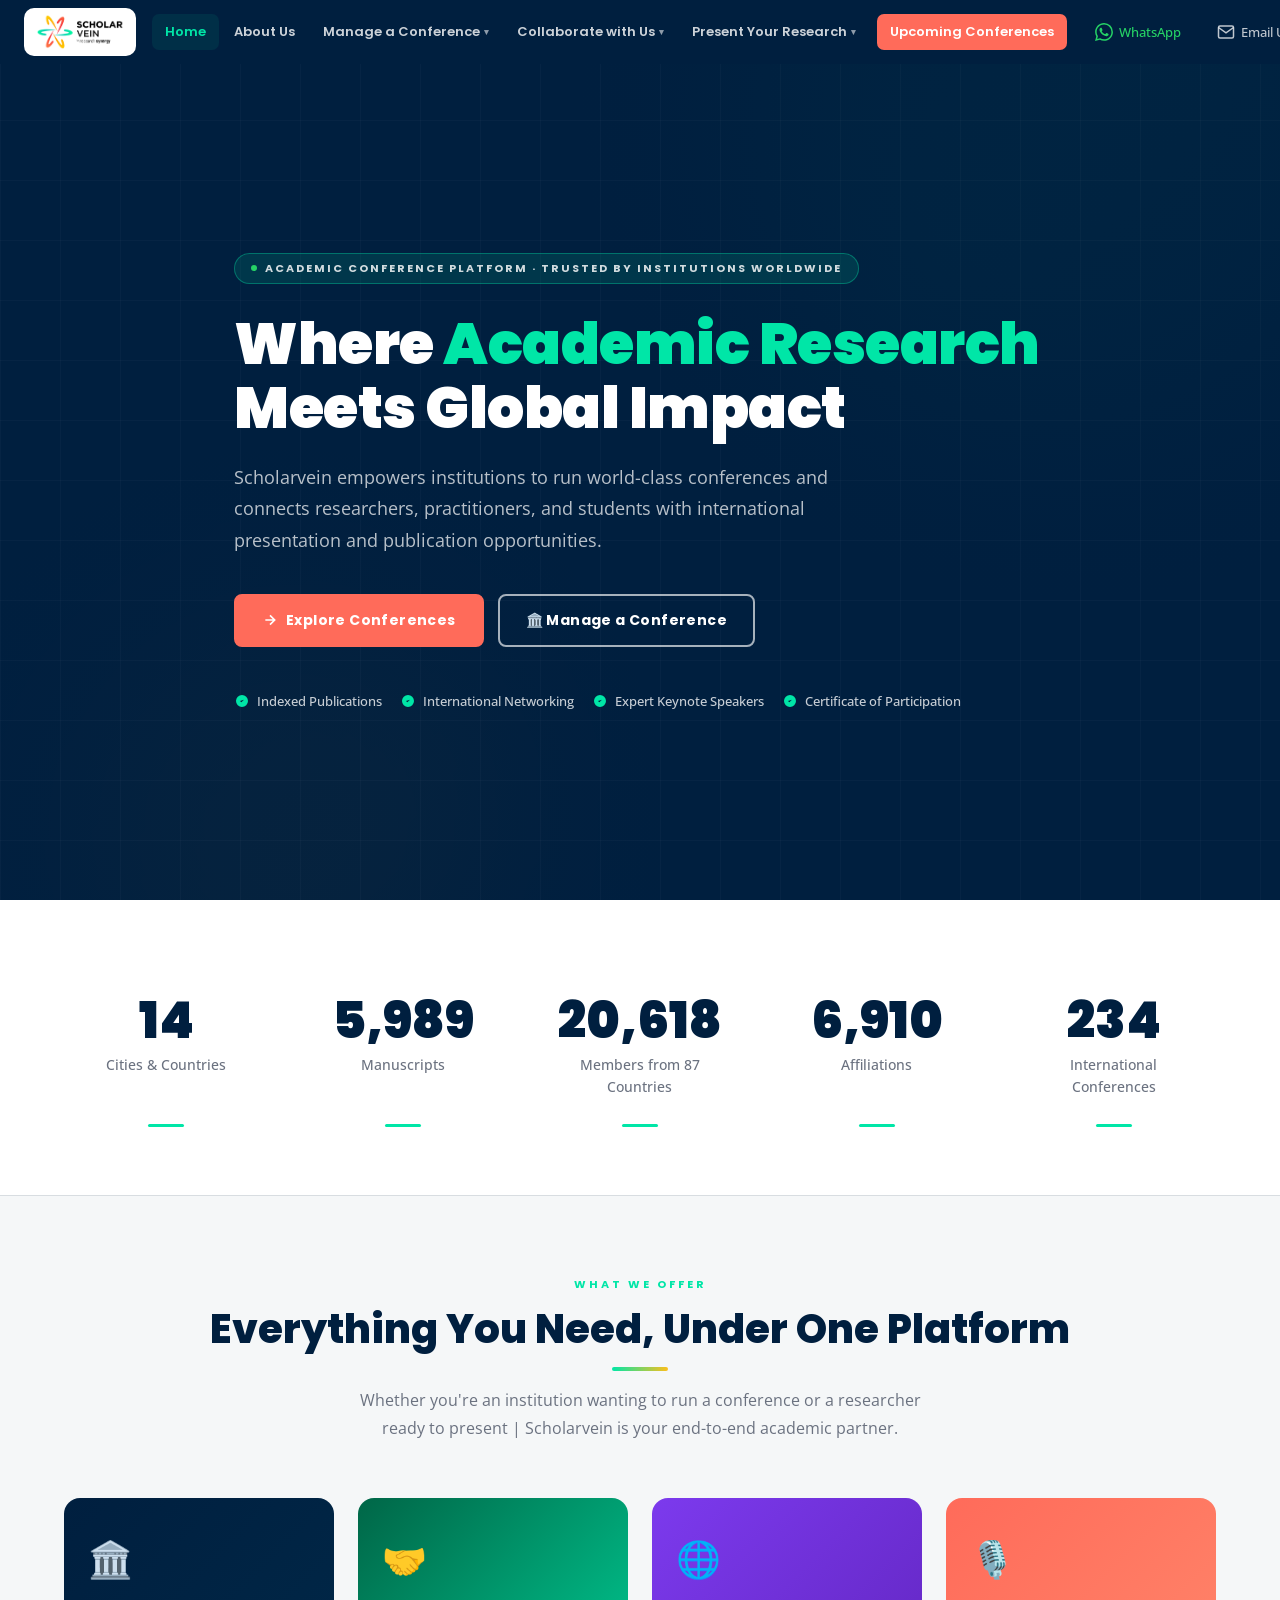
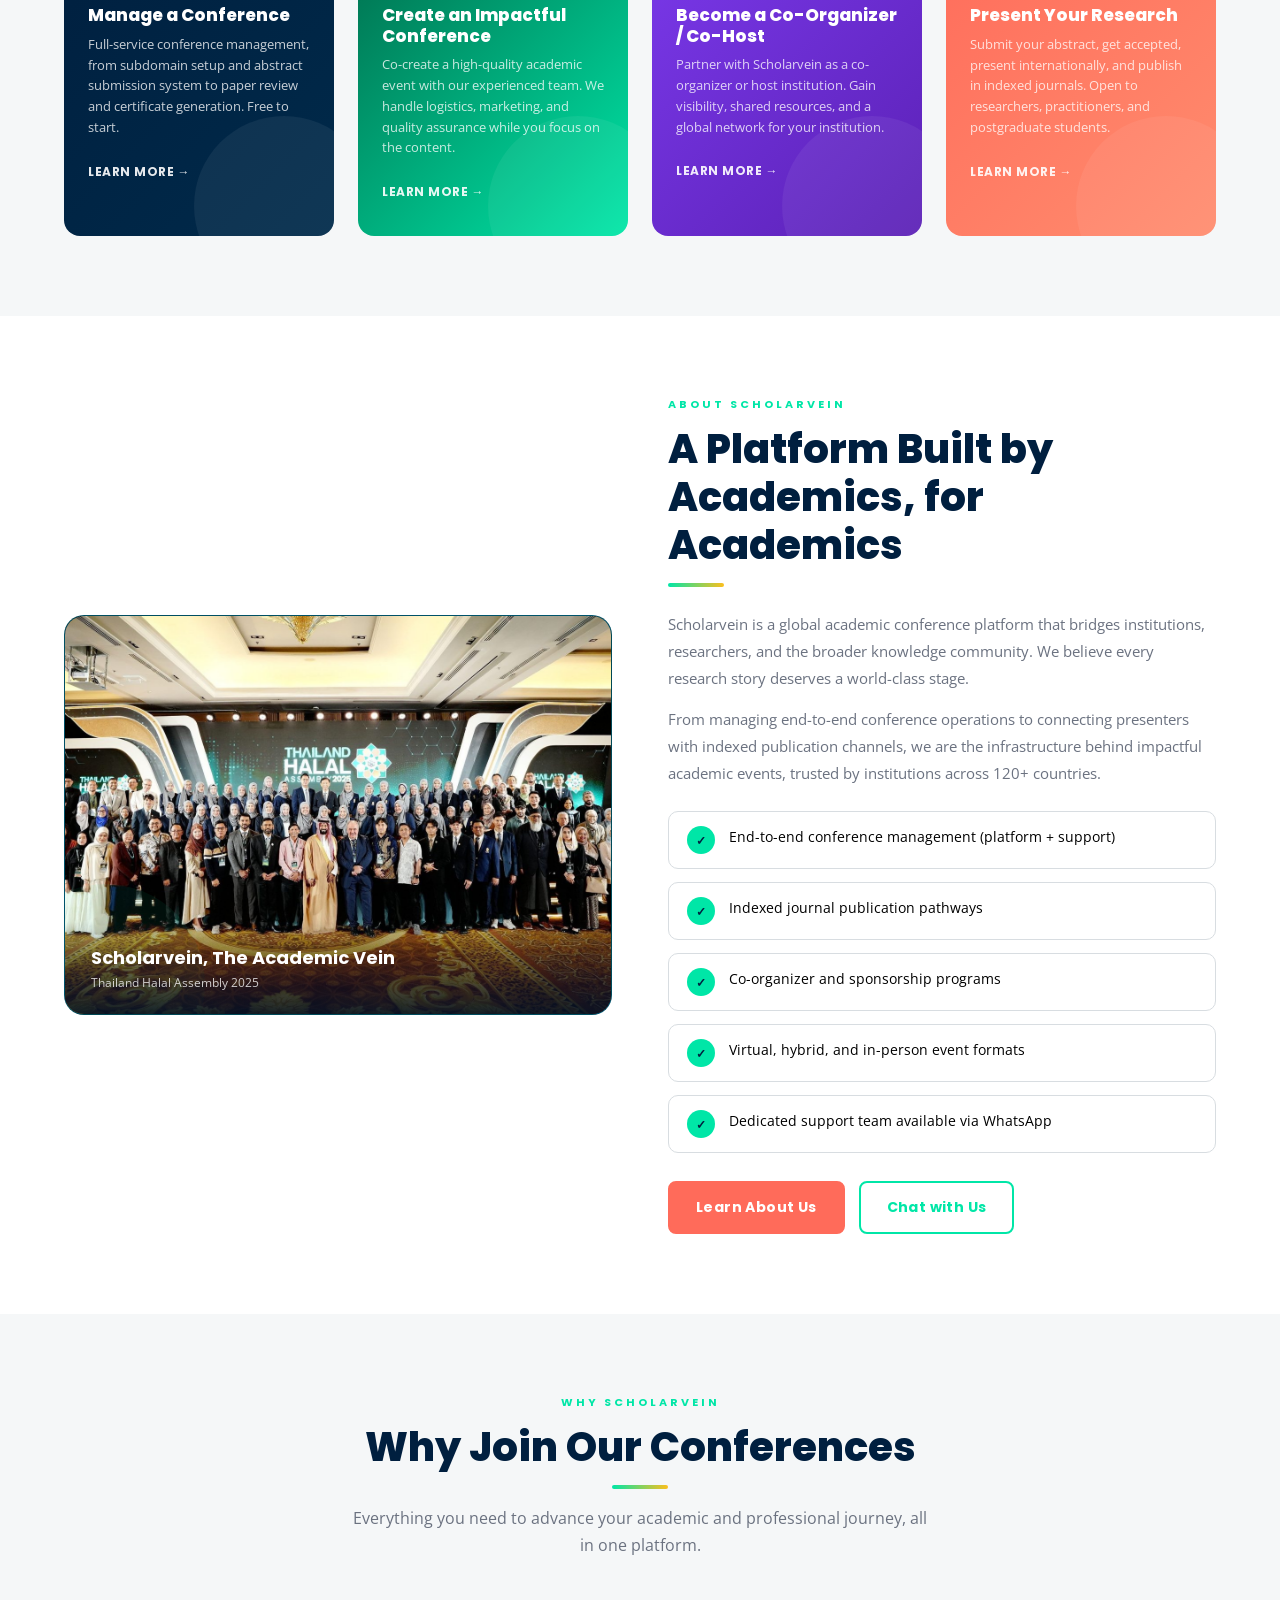
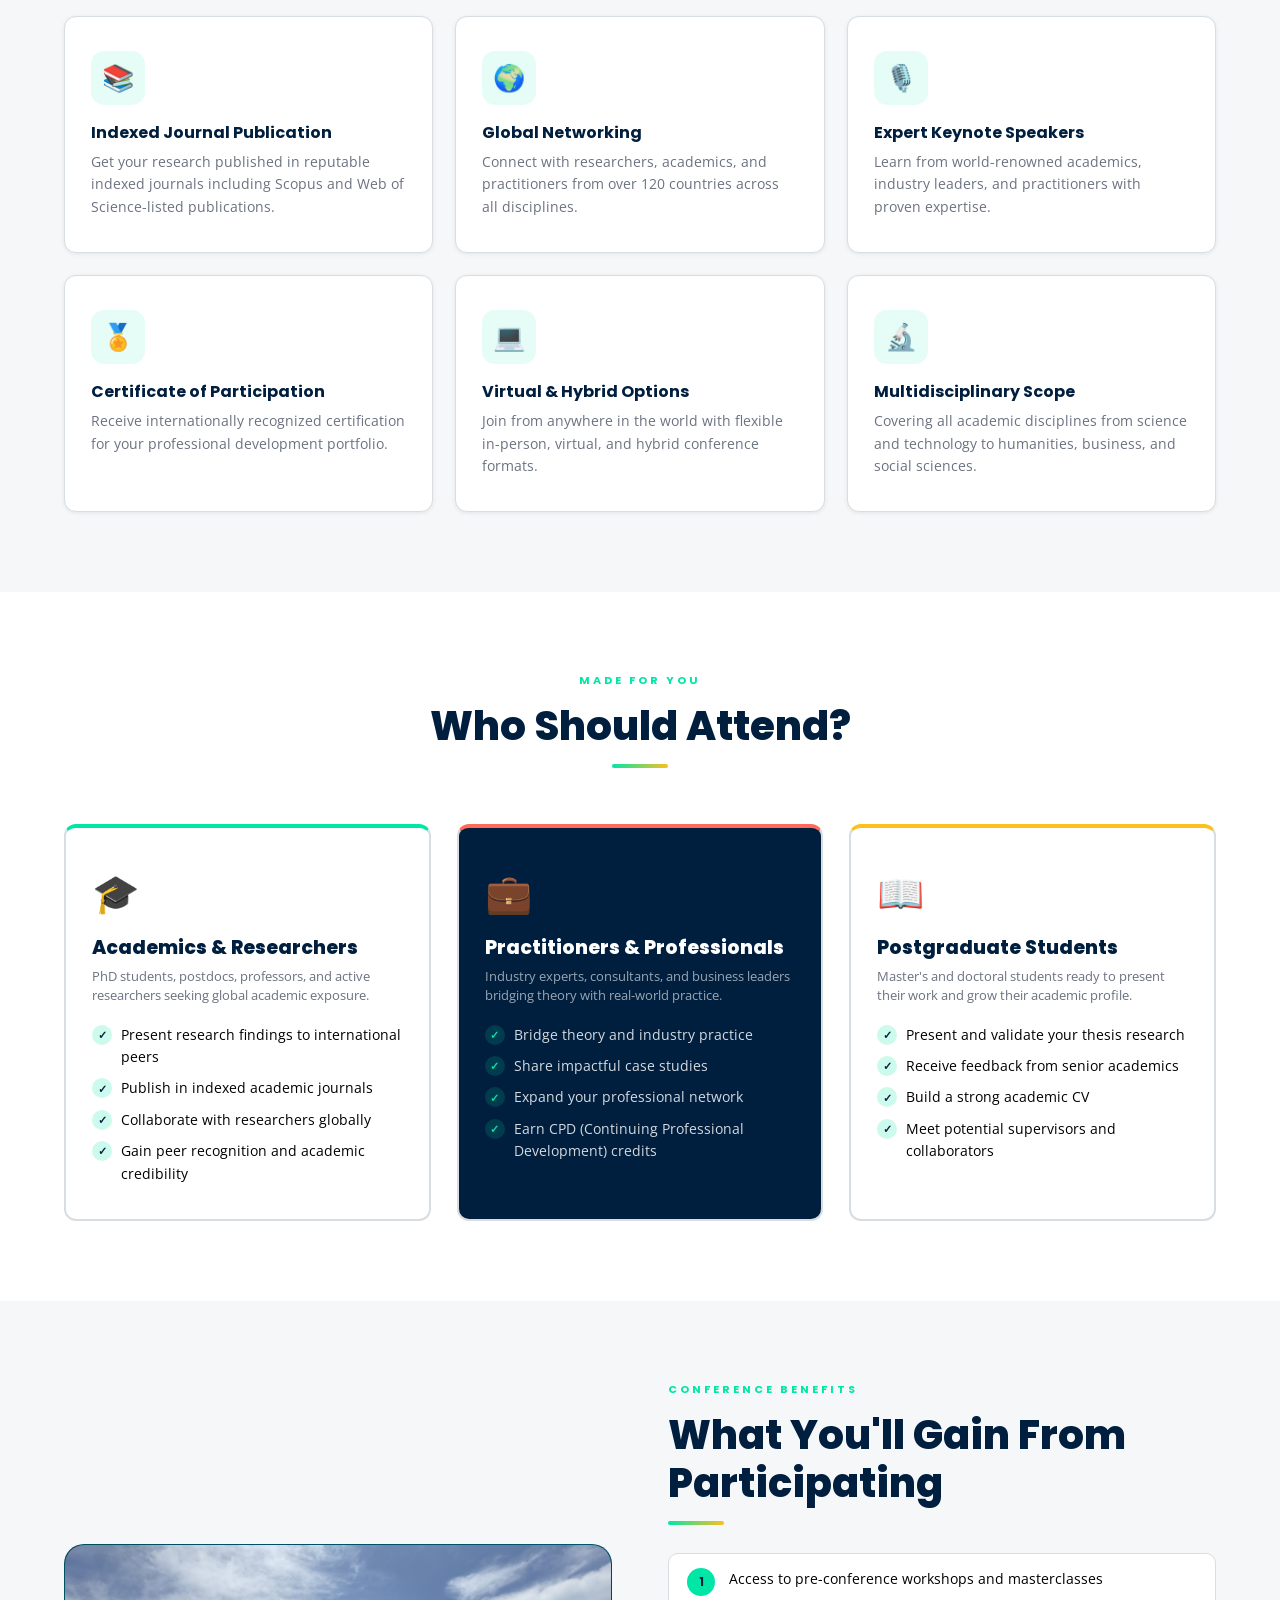
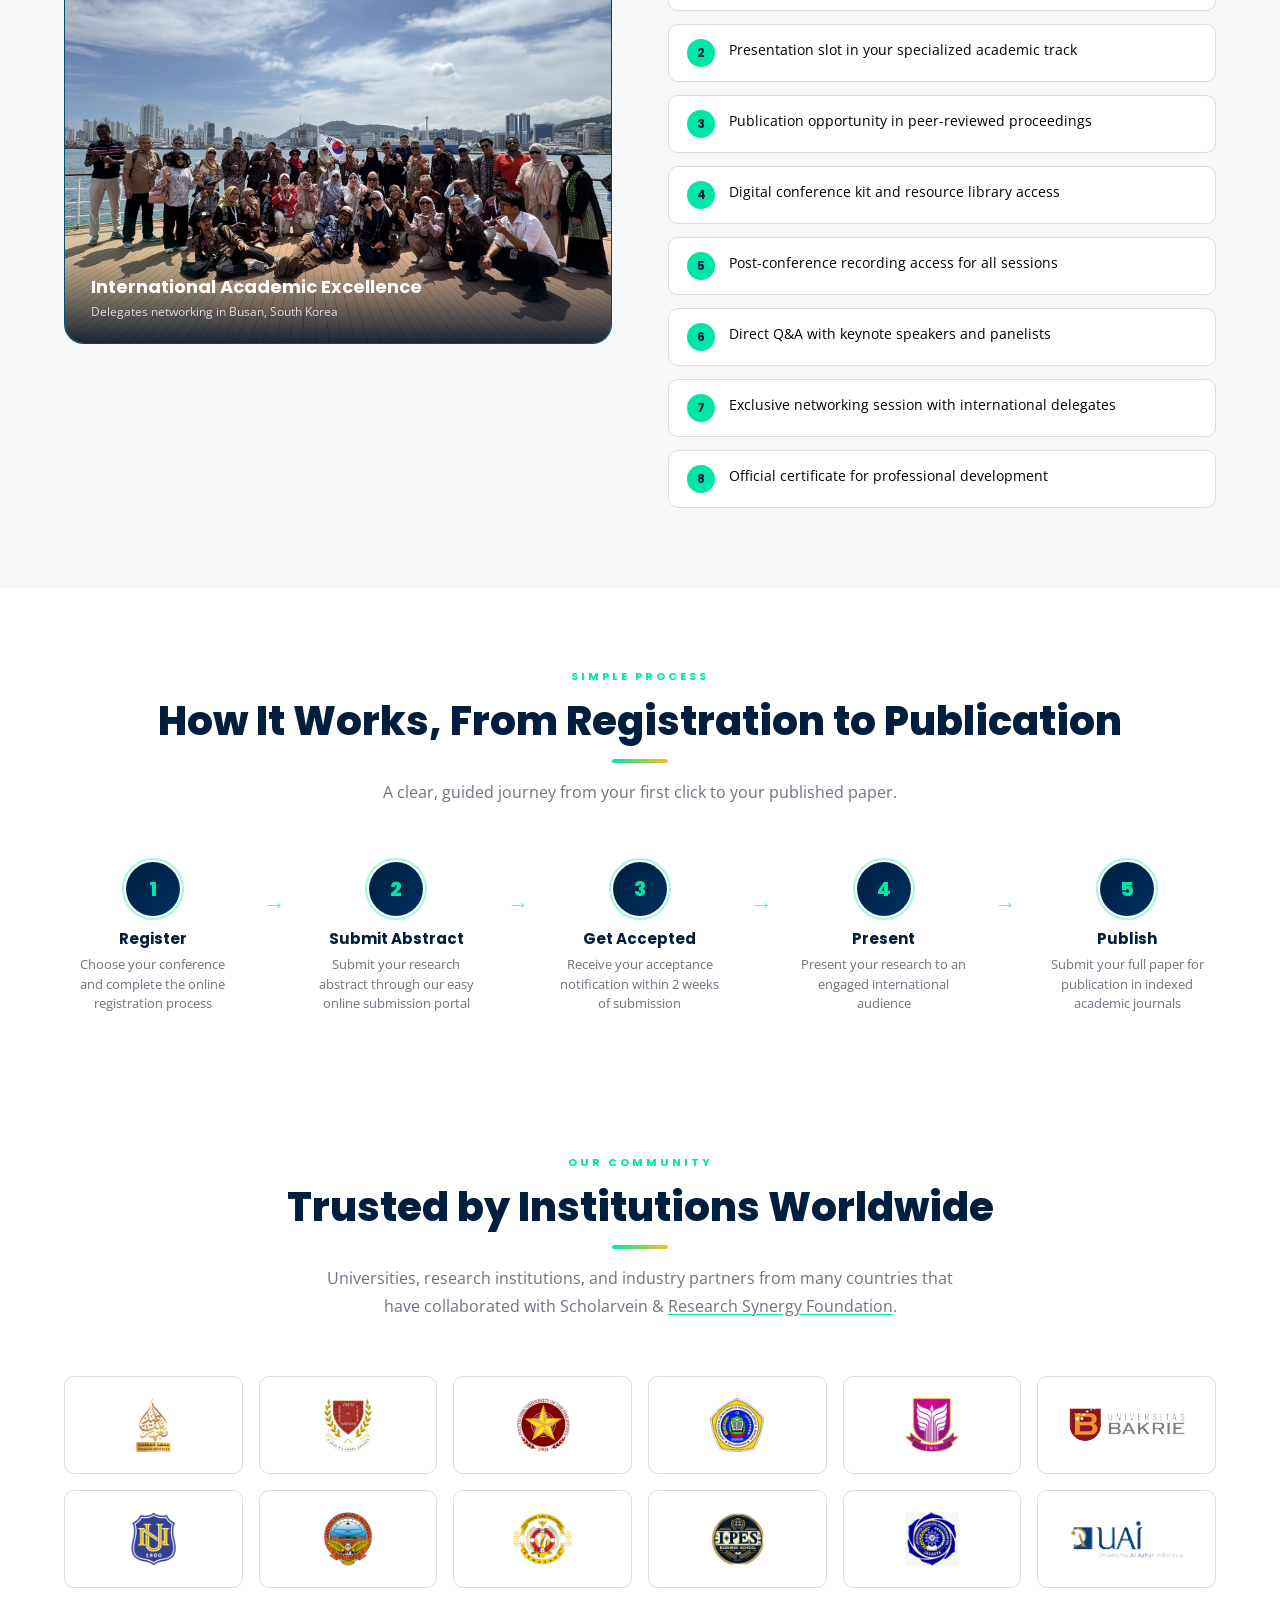
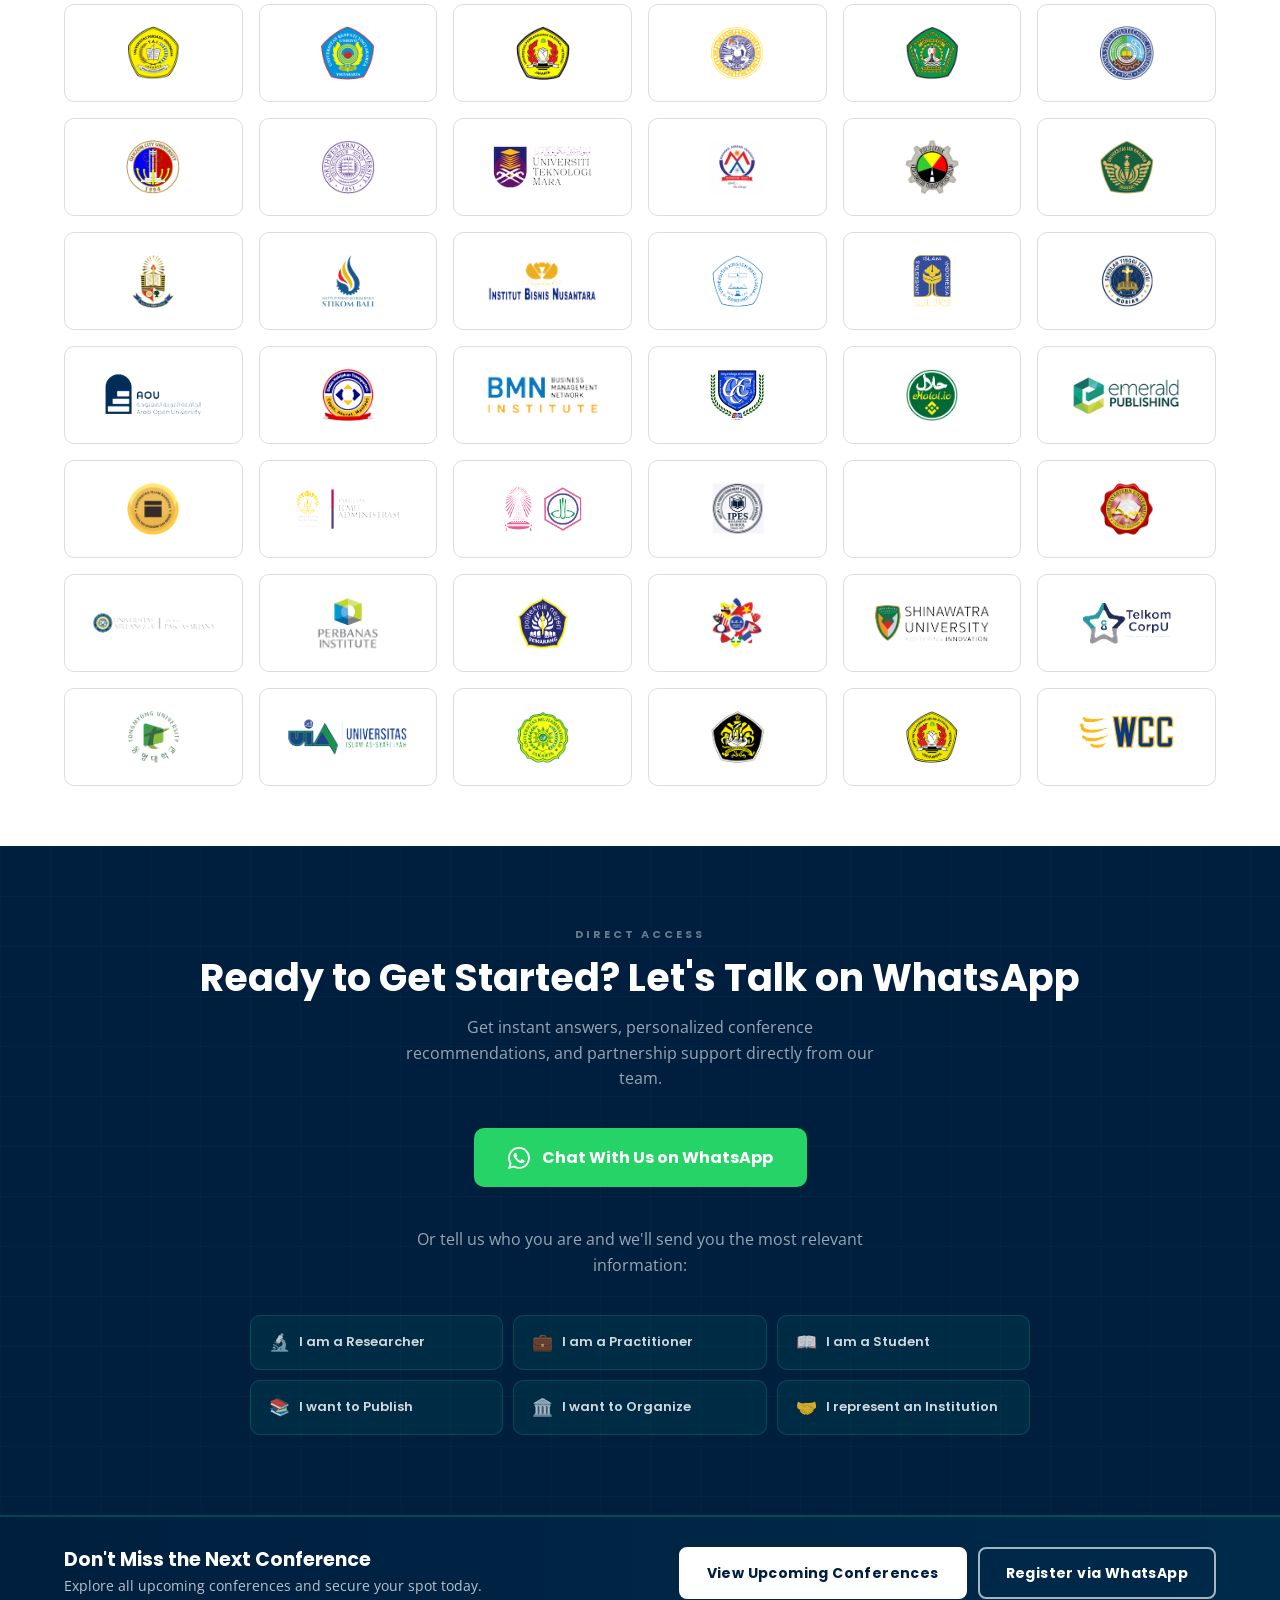
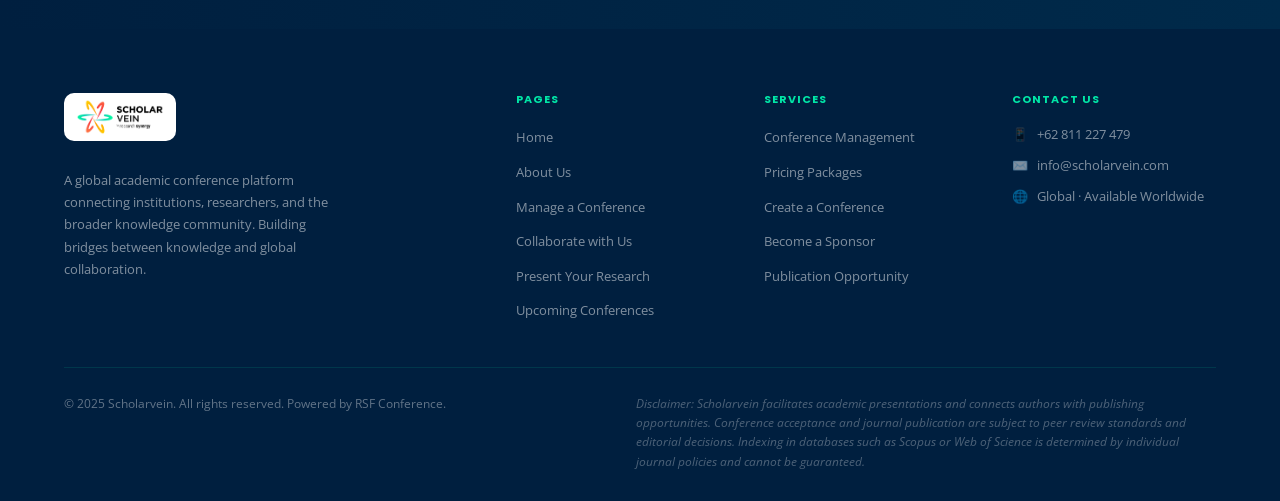
<file: index.html>
<!DOCTYPE html>
<html lang="en">
<head>
<meta charset="UTF-8">
<meta name="viewport" content="width=device-width, initial-scale=1.0">
<title>Scholarvein, Empowering Academic Conferences Worldwide</title>
<meta name="description" content="Scholarvein helps institutions manage world-class academic conferences and connects researchers with global presentation and publication opportunities.">
<link rel="preconnect" href="https://fonts.googleapis.com">
<link rel="preconnect" href="https://fonts.gstatic.com" crossorigin>
<link href="https://fonts.googleapis.com/css2?family=Poppins:wght@400;500;600;700;800;900&family=Open+Sans:wght@300;400;500;600&display=swap" rel="stylesheet">
<link rel="stylesheet" href="style.css?v=7">
</head>
<body>

<!-- HEADER -->
<header id="topbar">
  <div class="tb-inner">
    <a href="index.html" class="logo">
      <img class="logo-img" src="assets/scholarvein-logo.png" alt="Scholarvein">
    </a>

    <nav class="main-nav">
      <a href="index.html" class="nav-link active" data-id="Beranda">Home</a>
      <a href="about.html" class="nav-link" data-id="Tentang Kami">About Us</a>
      <div class="nav-item">
        <a href="manage.html" class="nav-link" data-id="Kelola Konferensi <span class=&quot;nav-arrow&quot;>▾</span>">Manage a Conference <span class="nav-arrow">▾</span></a>
        <div class="dropdown">
          <a href="manage.html#how-it-works" data-id="Cara Kerja">How It Works</a>
          <a href="manage.html#packages" data-id="Paket &amp; Harga">Packages &amp; Pricing</a>
        </div>
      </div>
      <div class="nav-item">
        <a href="collaborate.html" class="nav-link" data-id="Kolaborasi <span class=&quot;nav-arrow&quot;>▾</span>">Collaborate with Us <span class="nav-arrow">▾</span></a>
        <div class="dropdown">
          <a href="collaborate.html#create" data-id="Buat Konferensi Berdampak">Create an Impactful Conference</a>
          <a href="collaborate.html#cohost" data-id="Jadi Co-Organizer/Co-Host">Become a Co-Organizer/Co-Host</a>
          <a href="collaborate.html#sponsor" data-id="Jadi Sponsor">Become a Sponsor</a>
        </div>
      </div>
      <div class="nav-item">
        <a href="present.html" class="nav-link" data-id="Presentasikan Riset <span class=&quot;nav-arrow&quot;>▾</span>">Present Your Research <span class="nav-arrow">▾</span></a>
        <div class="dropdown">
          <a href="present.html#submit" data-id="Cara Submit">How to Submit</a>
          <a href="present.html#publication" data-id="Peluang Publikasi">Publication Opportunity</a>
          <a href="present.html#testimonials" data-id="Testimoni &amp; Video">Testimonials &amp; Videos</a>
        </div>
      </div>
      <a href="https://www.researchsynergy.org/agendas/" target="_blank" rel="noopener" class="nav-link nav-cta" data-id="Konferensi Mendatang">Upcoming Conferences</a>
    </nav>

    <div class="tb-right">
      <a href="https://wa.me/62811227479" target="_blank" rel="noopener" class="clink wa">
        <svg viewBox="0 0 24 24" fill="currentColor"><path d="M17.472 14.382c-.297-.149-1.758-.867-2.03-.967-.273-.099-.471-.148-.67.15-.197.297-.767.966-.94 1.164-.173.199-.347.223-.644.075-.297-.15-1.255-.463-2.39-1.475-.883-.788-1.48-1.761-1.653-2.059-.173-.297-.018-.458.13-.606.134-.133.298-.347.446-.52.149-.174.198-.298.298-.497.099-.198.05-.371-.025-.52-.075-.149-.669-1.612-.916-2.207-.242-.579-.487-.5-.669-.51-.173-.008-.371-.01-.57-.01-.198 0-.52.074-.792.372-.272.297-1.04 1.016-1.04 2.479 0 1.462 1.065 2.875 1.213 3.074.149.198 2.096 3.2 5.077 4.487.709.306 1.262.489 1.694.625.712.227 1.36.195 1.871.118.571-.085 1.758-.719 2.006-1.413.248-.694.248-1.289.173-1.413-.074-.124-.272-.198-.57-.347m-5.421 7.403h-.004a9.87 9.87 0 01-5.031-1.378l-.361-.214-3.741.982.998-3.648-.235-.374a9.86 9.86 0 01-1.51-5.26c.001-5.45 4.436-9.884 9.888-9.884 2.64 0 5.122 1.03 6.988 2.898a9.825 9.825 0 012.893 6.994c-.003 5.45-4.437 9.884-9.885 9.884m8.413-18.297A11.815 11.815 0 0012.05 0C5.495 0 .16 5.335.157 11.892c0 2.096.547 4.142 1.588 5.945L.057 24l6.305-1.654a11.882 11.882 0 005.683 1.448h.005c6.554 0 11.89-5.335 11.893-11.893a11.821 11.821 0 00-3.48-8.413z"/></svg>
        <span class="hide-sm" data-id="WhatsApp">WhatsApp</span>
      </a>
      <a href="mailto:info@scholarvein.com" class="clink">
        <svg viewBox="0 0 24 24" fill="none" stroke="currentColor" stroke-width="2"><path d="M4 4h16c1.1 0 2 .9 2 2v12c0 1.1-.9 2-2 2H4c-1.1 0-2-.9-2-2V6c0-1.1.9-2 2-2z"/><polyline points="22,6 12,13 2,6"/></svg>
        <span class="hide-sm" data-id="Email">Email Us</span>
      </a>
    </div>
    <button class="lang-toggle" type="button" aria-label="Ganti ke Bahasa Indonesia">ID</button>
    <button class="hamburger" id="hamburger" aria-label="Open menu"><span></span><span></span><span></span></button>
  </div>
</header>

<!-- MOBILE NAV -->
<div class="mobile-nav" id="mobileNav">
  <button class="mobile-nav-close" id="mobileClose">✕</button>
  <button class="lang-toggle lang-toggle-mobile" type="button" aria-label="Ganti ke Bahasa Indonesia">ID</button>
  <a href="index.html" class="mobile-nav-link" data-id="Beranda">Home</a>
  <a href="about.html" class="mobile-nav-link" data-id="Tentang Kami">About Us</a>
  <a href="manage.html" class="mobile-nav-link" data-id="Kelola Konferensi">Manage a Conference</a>
  <a href="manage.html#how-it-works" class="mobile-nav-sub" data-id="→ Cara Kerja">→ How It Works</a>
  <a href="manage.html#packages" class="mobile-nav-sub" data-id="→ Paket &amp; Harga">→ Packages &amp; Pricing</a>
  <a href="collaborate.html" class="mobile-nav-link" data-id="Kolaborasi">Collaborate with Us</a>
  <a href="collaborate.html#create" class="mobile-nav-sub" data-id="→ Buat Konferensi Berdampak">→ Create an Impactful Conference</a>
  <a href="collaborate.html#cohost" class="mobile-nav-sub" data-id="→ Jadi Co-Organizer/Co-Host">→ Become a Co-Organizer/Co-Host</a>
  <a href="collaborate.html#sponsor" class="mobile-nav-sub" data-id="→ Jadi Sponsor">→ Become a Sponsor</a>
  <a href="present.html" class="mobile-nav-link" data-id="Presentasikan Riset">Present Your Research</a>
  <a href="present.html#submit" class="mobile-nav-sub" data-id="→ Cara Submit">→ How to Submit</a>
  <a href="present.html#publication" class="mobile-nav-sub" data-id="→ Peluang Publikasi">→ Publication Opportunity</a>
  <a href="present.html#testimonials" class="mobile-nav-sub" data-id="→ Testimoni &amp; Video">→ Testimonials &amp; Videos</a>
  <a href="https://www.researchsynergy.org/agendas/" target="_blank" rel="noopener" class="mobile-nav-link" style="color:var(--accent)" data-id="Konferensi Mendatang">Upcoming Conferences</a>
  <a href="https://wa.me/62811227479" target="_blank" rel="noopener" class="mobile-nav-link" style="color:#25D366" data-id="💬 Hubungi via WhatsApp">💬 WhatsApp Us</a>
</div>

<!-- HERO -->
<section id="hero">
  <div class="hero-orb hero-orb-1"></div>
  <div class="hero-orb hero-orb-2"></div>
  <div class="hero-bg"></div>
  <div class="hero-grid"></div>
  <div class="container">
    <div class="hero-content">
      <div class="hero-eyebrow">
        <span class="eyebrow-dot"></span>
        <span data-id="Platform Konferensi Akademik · Dipercaya Institusi di Seluruh Dunia">Academic Conference Platform · Trusted by Institutions Worldwide</span>
      </div>
      <h1 data-id="Tempat <span>Riset Akademik</span> Bertemu Dampak Global">Where <span>Academic Research</span> Meets Global Impact</h1>
      <p class="hero-sub" data-id="Scholarvein memberdayakan institusi untuk menyelenggarakan konferensi kelas dunia dan menghubungkan peneliti, praktisi, serta mahasiswa dengan peluang presentasi dan publikasi internasional.">Scholarvein empowers institutions to run world-class conferences and connects researchers, practitioners, and students with international presentation and publication opportunities.</p>
      <div class="hero-btns">
        <a href="https://www.researchsynergy.org/agendas/" target="_blank" rel="noopener" class="btn btn-primary">
          <svg width="16" height="16" viewBox="0 0 24 24" fill="none" stroke="currentColor" stroke-width="2.5"><path d="M5 12h14M12 5l7 7-7 7"/></svg>
          <span data-id="Jelajahi Konferensi">Explore Conferences</span>
        </a>
        <a href="manage.html" class="btn btn-outline-white">
          <span data-id="🏛️ Kelola Konferensi">🏛️ Manage a Conference</span>
        </a>
      </div>
      <div class="hero-badges">
        <div class="hbadge"><svg viewBox="0 0 24 24" fill="currentColor"><path d="M9 12l2 2 4-4m6 2a9 9 0 11-18 0 9 9 0 0118 0z"/></svg><span data-id="Publikasi Terindeks">Indexed Publications</span></div>
        <div class="hbadge"><svg viewBox="0 0 24 24" fill="currentColor"><path d="M9 12l2 2 4-4m6 2a9 9 0 11-18 0 9 9 0 0118 0z"/></svg><span data-id="Jejaring Internasional">International Networking</span></div>
        <div class="hbadge"><svg viewBox="0 0 24 24" fill="currentColor"><path d="M9 12l2 2 4-4m6 2a9 9 0 11-18 0 9 9 0 0118 0z"/></svg><span data-id="Keynote Speaker Ahli">Expert Keynote Speakers</span></div>
        <div class="hbadge"><svg viewBox="0 0 24 24" fill="currentColor"><path d="M9 12l2 2 4-4m6 2a9 9 0 11-18 0 9 9 0 0118 0z"/></svg><span data-id="Sertifikat Partisipasi">Certificate of Participation</span></div>
      </div>
    </div>
  </div>
</section>

<!-- STATS -->
<section id="stats">
  <div class="container">
    <div class="stats-grid">
      <div class="stat-item fade-up"><div class="stat-num" data-target="15" data-suffix="">0</div><div class="stat-lbl" data-id="Kota & Negara">Cities &amp; Countries</div></div>
      <div class="stat-item fade-up"><div class="stat-num" data-target="6232" data-suffix="">0</div><div class="stat-lbl" data-id="Manuskrip">Manuscripts</div></div>
      <div class="stat-item fade-up"><div class="stat-num" data-target="21453" data-suffix="">0</div><div class="stat-lbl" data-id="Anggota dari 87 Negara">Members from 87 Countries</div></div>
      <div class="stat-item fade-up"><div class="stat-num" data-target="7190" data-suffix="">0</div><div class="stat-lbl" data-id="Afiliasi">Affiliations</div></div>
      <div class="stat-item fade-up"><div class="stat-num" data-target="244" data-suffix="">0</div><div class="stat-lbl" data-id="Konferensi Internasional">International Conferences</div></div>
    </div>
  </div>
</section>

<!-- SERVICES GRID -->
<section id="services" class="sp" style="background:var(--light)">
  <div class="container">
    <div class="shead">
      <span class="slabel" data-id="Yang Kami Tawarkan">What We Offer</span>
      <h2 class="stitle" data-id="Semua yang Anda Butuhkan, dalam Satu Platform">Everything You Need, Under One Platform</h2>
      <div class="sdivider"></div>
      <p class="ssub" data-id="Baik Anda institusi yang ingin menyelenggarakan konferensi maupun peneliti yang siap presentasi, Scholarvein adalah mitra akademik Anda dari awal hingga akhir.">Whether you're an institution wanting to run a conference or a researcher ready to present | Scholarvein is your end-to-end academic partner.</p>
    </div>
    <div class="services-grid">
      <a href="manage.html" class="svc-card svc-card-1 fade-up">
        <div class="svc-card-icon">🏛️</div>
        <h3 data-id="Kelola Konferensi">Manage a Conference</h3>
        <p data-id="Manajemen konferensi lengkap, dari penyiapan subdomain dan sistem submission abstrak hingga review paper dan penerbitan sertifikat. Gratis untuk memulai.">Full-service conference management, from subdomain setup and abstract submission system to paper review and certificate generation. Free to start.</p>
        <span class="svc-card-arrow" data-id="Pelajari lebih lanjut →">Learn more →</span>
      </a>
      <a href="collaborate.html#create" class="svc-card svc-card-2 fade-up">
        <div class="svc-card-icon">🤝</div>
        <h3 data-id="Buat Konferensi Berdampak">Create an Impactful Conference</h3>
        <p data-id="Ciptakan event akademik berkualitas tinggi bersama tim berpengalaman kami. Kami menangani logistik, pemasaran, dan penjaminan mutu sementara Anda fokus pada konten.">Co-create a high-quality academic event with our experienced team. We handle logistics, marketing, and quality assurance while you focus on the content.</p>
        <span class="svc-card-arrow" data-id="Pelajari lebih lanjut →">Learn more →</span>
      </a>
      <a href="collaborate.html#cohost" class="svc-card svc-card-3 fade-up">
        <div class="svc-card-icon">🌐</div>
        <h3 data-id="Jadi Co-Organizer / Co-Host">Become a Co-Organizer / Co-Host</h3>
        <p data-id="Bermitra dengan Scholarvein sebagai co-organizer atau institusi tuan rumah. Dapatkan visibilitas, sumber daya bersama, dan jejaring global untuk institusi Anda.">Partner with Scholarvein as a co-organizer or host institution. Gain visibility, shared resources, and a global network for your institution.</p>
        <span class="svc-card-arrow" data-id="Pelajari lebih lanjut →">Learn more →</span>
      </a>
      <a href="present.html" class="svc-card svc-card-4 fade-up">
        <div class="svc-card-icon">🎙️</div>
        <h3 data-id="Presentasikan Riset Anda">Present Your Research</h3>
        <p data-id="Kirim abstrak, dapatkan penerimaan, presentasi secara internasional, dan publikasikan di jurnal terindeks. Terbuka untuk peneliti, praktisi, dan mahasiswa pascasarjana.">Submit your abstract, get accepted, present internationally, and publish in indexed journals. Open to researchers, practitioners, and postgraduate students.</p>
        <span class="svc-card-arrow" data-id="Pelajari lebih lanjut →">Learn more →</span>
      </a>
    </div>
  </div>
</section>

<!-- ABOUT SCHOLARVEIN SNIPPET -->
<section id="about-snippet" class="sp" style="background:#fff">
  <div class="container">
    <div class="ben-layout">
      <div class="ben-img photo-panel">
        <img src="assets/docs/thailand-halal-2025.jpg" alt="Thailand Halal Assembly 2025">
        <div class="photo-cap">
          <h3 data-id="Scholarvein, The Academic Vein">Scholarvein, The Academic Vein</h3>
          <p>Thailand Halal Assembly 2025</p>
        </div>
      </div>
      <div>
        <span class="slabel" data-id="Tentang Scholarvein">About Scholarvein</span>
        <h2 class="stitle" data-id="Platform yang Dibangun oleh Akademisi, untuk Akademisi">A Platform Built by Academics, for Academics</h2>
        <div class="sdivider left" style="margin-bottom:24px"></div>
        <p style="color:var(--muted);line-height:1.8;margin-bottom:14px;font-size:15px" data-id="Scholarvein adalah platform konferensi akademik global yang menjembatani institusi, peneliti, dan komunitas ilmu pengetahuan yang lebih luas. Kami percaya setiap kisah riset layak mendapatkan panggung kelas dunia.">Scholarvein is a global academic conference platform that bridges institutions, researchers, and the broader knowledge community. We believe every research story deserves a world-class stage.</p>
        <p style="color:var(--muted);line-height:1.8;margin-bottom:24px;font-size:15px" data-id="Dari mengelola operasional konferensi menyeluruh hingga menghubungkan presenter dengan kanal publikasi terindeks, kami adalah infrastruktur di balik event akademik berdampak, dipercaya institusi di lebih dari 120 negara.">From managing end-to-end conference operations to connecting presenters with indexed publication channels, we are the infrastructure behind impactful academic events, trusted by institutions across 120+ countries.</p>
        <ul class="ben-list">
          <li><div class="ben-num">✓</div><span data-id="Manajemen konferensi menyeluruh (platform + pendampingan)">End-to-end conference management (platform + support)</span></li>
          <li><div class="ben-num">✓</div><span data-id="Jalur publikasi jurnal terindeks">Indexed journal publication pathways</span></li>
          <li><div class="ben-num">✓</div><span data-id="Program co-organizer dan sponsorship">Co-organizer and sponsorship programs</span></li>
          <li><div class="ben-num">✓</div><span data-id="Format event virtual, hybrid, dan tatap muka">Virtual, hybrid, and in-person event formats</span></li>
          <li><div class="ben-num">✓</div><span data-id="Tim dukungan khusus yang siap via WhatsApp">Dedicated support team available via WhatsApp</span></li>
        </ul>
        <div style="margin-top:28px;display:flex;gap:14px;flex-wrap:wrap">
          <a href="about.html" class="btn btn-primary" data-id="Tentang Kami">Learn About Us</a>
          <a href="https://wa.me/62811227479?text=Hello,%20I%20would%20like%20to%20know%20more%20about%20Scholarvein." target="_blank" rel="noopener" class="btn btn-outline-white" style="border-color:var(--royal);color:var(--royal)" data-id="Hubungi Kami">Chat with Us</a>
        </div>
      </div>
    </div>
  </div>
</section>

<!-- WHY JOIN -->
<section id="why-join" class="sp">
  <div class="container">
    <div class="shead">
      <span class="slabel" data-id="Mengapa Scholarvein">Why Scholarvein</span>
      <h2 class="stitle" data-id="Mengapa Bergabung dengan Konferensi Kami">Why Join Our Conferences</h2>
      <div class="sdivider"></div>
      <p class="ssub" data-id="Semua yang Anda butuhkan untuk memajukan perjalanan akademik dan profesional Anda, dalam satu platform.">Everything you need to advance your academic and professional journey, all in one platform.</p>
    </div>
    <div class="feat-grid">
      <div class="feat-card fade-up"><div class="feat-icon">📚</div><h3 data-id="Publikasi Jurnal Terindeks">Indexed Journal Publication</h3><p data-id="Terbitkan riset Anda di jurnal terindeks bereputasi termasuk publikasi yang terdaftar di Scopus dan Web of Science.">Get your research published in reputable indexed journals including Scopus and Web of Science-listed publications.</p></div>
      <div class="feat-card fade-up"><div class="feat-icon">🌍</div><h3 data-id="Jejaring Global">Global Networking</h3><p data-id="Terhubung dengan peneliti, akademisi, dan praktisi dari lebih dari 120 negara di seluruh disiplin ilmu.">Connect with researchers, academics, and practitioners from over 120 countries across all disciplines.</p></div>
      <div class="feat-card fade-up"><div class="feat-icon">🎙️</div><h3 data-id="Keynote Speaker Ahli">Expert Keynote Speakers</h3><p data-id="Belajar dari akademisi kelas dunia, pemimpin industri, dan praktisi dengan keahlian teruji.">Learn from world-renowned academics, industry leaders, and practitioners with proven expertise.</p></div>
      <div class="feat-card fade-up"><div class="feat-icon">🏅</div><h3 data-id="Sertifikat Partisipasi">Certificate of Participation</h3><p data-id="Dapatkan sertifikat yang diakui secara internasional untuk portofolio pengembangan profesional Anda.">Receive internationally recognized certification for your professional development portfolio.</p></div>
      <div class="feat-card fade-up"><div class="feat-icon">💻</div><h3 data-id="Opsi Virtual &amp; Hybrid">Virtual &amp; Hybrid Options</h3><p data-id="Bergabung dari mana saja di dunia dengan format konferensi tatap muka, virtual, dan hybrid yang fleksibel.">Join from anywhere in the world with flexible in-person, virtual, and hybrid conference formats.</p></div>
      <div class="feat-card fade-up"><div class="feat-icon">🔬</div><h3 data-id="Cakupan Multidisiplin">Multidisciplinary Scope</h3><p data-id="Mencakup seluruh disiplin akademik dari sains dan teknologi hingga humaniora, bisnis, dan ilmu sosial.">Covering all academic disciplines from science and technology to humanities, business, and social sciences.</p></div>
    </div>
  </div>
</section>

<!-- AUDIENCE -->
<section id="audience" class="sp" style="background:#fff">
  <div class="container">
    <div class="shead">
      <span class="slabel" data-id="Dibuat Untuk Anda">Made For You</span>
      <h2 class="stitle" data-id="Siapa yang Sebaiknya Hadir?">Who Should Attend?</h2>
      <div class="sdivider"></div>
    </div>
    <div class="aud-grid">
      <div class="aud-card fade-up">
        <div class="aud-icon">🎓</div>
        <h3 data-id="Akademisi &amp; Peneliti">Academics &amp; Researchers</h3>
        <p class="aud-desc" data-id="Mahasiswa S3, postdoc, profesor, dan peneliti aktif yang mencari eksposur akademik global.">PhD students, postdocs, professors, and active researchers seeking global academic exposure.</p>
        <ul class="cklist">
          <li data-id="Mempresentasikan temuan riset kepada rekan internasional">Present research findings to international peers</li>
          <li data-id="Publikasi di jurnal akademik terindeks">Publish in indexed academic journals</li>
          <li data-id="Berkolaborasi dengan peneliti di seluruh dunia">Collaborate with researchers globally</li>
          <li data-id="Mendapat pengakuan rekan dan kredibilitas akademik">Gain peer recognition and academic credibility</li>
        </ul>
      </div>
      <div class="aud-card fade-up">
        <div class="aud-icon">💼</div>
        <h3 data-id="Praktisi &amp; Profesional">Practitioners &amp; Professionals</h3>
        <p class="aud-desc" data-id="Pakar industri, konsultan, dan pemimpin bisnis yang menjembatani teori dengan praktik nyata.">Industry experts, consultants, and business leaders bridging theory with real-world practice.</p>
        <ul class="cklist">
          <li data-id="Menjembatani teori dan praktik industri">Bridge theory and industry practice</li>
          <li data-id="Berbagi studi kasus yang berdampak">Share impactful case studies</li>
          <li data-id="Memperluas jejaring profesional Anda">Expand your professional network</li>
          <li data-id="Memperoleh kredit CPD (Continuing Professional Development)">Earn CPD (Continuing Professional Development) credits</li>
        </ul>
      </div>
      <div class="aud-card fade-up">
        <div class="aud-icon">📖</div>
        <h3 data-id="Mahasiswa Pascasarjana">Postgraduate Students</h3>
        <p class="aud-desc" data-id="Mahasiswa magister dan doktoral yang siap mempresentasikan karya dan mengembangkan profil akademik mereka.">Master's and doctoral students ready to present their work and grow their academic profile.</p>
        <ul class="cklist">
          <li data-id="Mempresentasikan dan memvalidasi riset tesis Anda">Present and validate your thesis research</li>
          <li data-id="Menerima masukan dari akademisi senior">Receive feedback from senior academics</li>
          <li data-id="Membangun CV akademik yang kuat">Build a strong academic CV</li>
          <li data-id="Bertemu calon pembimbing dan kolaborator">Meet potential supervisors and collaborators</li>
        </ul>
      </div>
    </div>
  </div>
</section>

<!-- BENEFITS -->
<section id="benefits" class="sp" style="background:var(--light)">
  <div class="container">
    <div class="ben-layout">
      <div class="ben-img photo-panel">
        <img src="assets/docs/busan-networking.jpg" alt="Scholarvein delegates in Busan, South Korea">
        <div class="photo-cap">
          <h3 data-id="Keunggulan Akademik Internasional">International Academic Excellence</h3>
          <p data-id="Delegasi berjejaring di Busan, Korea Selatan">Delegates networking in Busan, South Korea</p>
        </div>
      </div>
      <div>
        <span class="slabel" data-id="Manfaat Konferensi">Conference Benefits</span>
        <h2 class="stitle" data-id="Apa yang Anda Peroleh dari Berpartisipasi">What You'll Gain From Participating</h2>
        <div class="sdivider left" style="margin-bottom:28px"></div>
        <ul class="ben-list">
          <li><div class="ben-num">1</div><span data-id="Akses ke workshop dan masterclass pra-konferensi">Access to pre-conference workshops and masterclasses</span></li>
          <li><div class="ben-num">2</div><span data-id="Slot presentasi di track akademik spesialisasi Anda">Presentation slot in your specialized academic track</span></li>
          <li><div class="ben-num">3</div><span data-id="Peluang publikasi di prosiding peer-review">Publication opportunity in peer-reviewed proceedings</span></li>
          <li><div class="ben-num">4</div><span data-id="Kit konferensi digital dan akses perpustakaan sumber daya">Digital conference kit and resource library access</span></li>
          <li><div class="ben-num">5</div><span data-id="Akses rekaman seluruh sesi pasca-konferensi">Post-conference recording access for all sessions</span></li>
          <li><div class="ben-num">6</div><span data-id="Sesi tanya jawab langsung dengan keynote speaker dan panelis">Direct Q&amp;A with keynote speakers and panelists</span></li>
          <li><div class="ben-num">7</div><span data-id="Sesi networking eksklusif dengan delegasi internasional">Exclusive networking session with international delegates</span></li>
          <li><div class="ben-num">8</div><span data-id="Sertifikat resmi untuk pengembangan profesional">Official certificate for professional development</span></li>
        </ul>
      </div>
    </div>
  </div>
</section>

<!-- HOW IT WORKS -->
<section id="how" class="sp" style="background:#fff">
  <div class="container">
    <div class="shead">
      <span class="slabel" data-id="Proses Sederhana">Simple Process</span>
      <h2 class="stitle" data-id="Cara Kerjanya, dari Registrasi hingga Publikasi">How It Works, From Registration to Publication</h2>
      <div class="sdivider"></div>
      <p class="ssub" data-id="Perjalanan yang jelas dan terpandu dari klik pertama hingga paper Anda terbit.">A clear, guided journey from your first click to your published paper.</p>
    </div>
    <div class="steps">
      <div class="step fade-up"><div class="step-num">1</div><h3 data-id="Registrasi">Register</h3><p data-id="Pilih konferensi Anda dan selesaikan proses registrasi online">Choose your conference and complete the online registration process</p></div>
      <div class="step-arrow">→</div>
      <div class="step fade-up"><div class="step-num">2</div><h3 data-id="Kirim Abstrak">Submit Abstract</h3><p data-id="Kirim abstrak riset Anda melalui portal submission online yang mudah">Submit your research abstract through our easy online submission portal</p></div>
      <div class="step-arrow">→</div>
      <div class="step fade-up"><div class="step-num">3</div><h3 data-id="Diterima">Get Accepted</h3><p data-id="Terima notifikasi penerimaan dalam 2 minggu setelah submission">Receive your acceptance notification within 2 weeks of submission</p></div>
      <div class="step-arrow">→</div>
      <div class="step fade-up"><div class="step-num">4</div><h3 data-id="Presentasi">Present</h3><p data-id="Presentasikan riset Anda ke audiens internasional yang antusias">Present your research to an engaged international audience</p></div>
      <div class="step-arrow">→</div>
      <div class="step fade-up"><div class="step-num">5</div><h3 data-id="Publikasi">Publish</h3><p data-id="Kirim paper lengkap Anda untuk publikasi di jurnal akademik terindeks">Submit your full paper for publication in indexed academic journals</p></div>
    </div>
  </div>
</section>


<!-- PARTNERS -->
<section id="partners" style="background:#fff;padding:60px 0">
  <div class="container">
    <div class="shead">
      <span class="slabel" data-id="Komunitas Kami">Our Community</span>
      <h2 class="stitle" data-id="Dipercaya Institusi di Seluruh Dunia">Trusted by Institutions Worldwide</h2>
      <div class="sdivider"></div>
      <p class="ssub" style="max-width:640px;margin:16px auto 0" data-id="Universitas, lembaga riset, dan mitra industri dari berbagai negara yang telah berkolaborasi bersama Scholarvein &amp; <a href=&quot;https://www.researchsynergy.org&quot; target=&quot;_blank&quot; rel=&quot;noopener&quot; class=&quot;rsf-link&quot;>Research Synergy Foundation</a>.">Universities, research institutions, and industry partners from many countries that have collaborated with Scholarvein &amp; <a href="https://www.researchsynergy.org" target="_blank" rel="noopener" class="rsf-link">Research Synergy Foundation</a>.</p>
    </div>
    <div class="logos-grid">
      <div class="logo-item"><img src="assets/partners/13.png" alt="Partner institution" loading="lazy"></div>
      <div class="logo-item"><img src="assets/partners/14.png" alt="Partner institution" loading="lazy"></div>
      <div class="logo-item"><img src="assets/partners/15.png" alt="Partner institution" loading="lazy"></div>
      <div class="logo-item"><img src="assets/partners/16.png" alt="Partner institution" loading="lazy"></div>
      <div class="logo-item"><img src="assets/partners/17.png" alt="Partner institution" loading="lazy"></div>
      <div class="logo-item"><img src="assets/partners/19.png" alt="Partner institution" loading="lazy"></div>
      <div class="logo-item"><img src="assets/partners/20.png" alt="Partner institution" loading="lazy"></div>
      <div class="logo-item"><img src="assets/partners/21.png" alt="Partner institution" loading="lazy"></div>
      <div class="logo-item"><img src="assets/partners/22.png" alt="Partner institution" loading="lazy"></div>
      <div class="logo-item"><img src="assets/partners/23.png" alt="Partner institution" loading="lazy"></div>
      <div class="logo-item"><img src="assets/partners/24.png" alt="Partner institution" loading="lazy"></div>
      <div class="logo-item"><img src="assets/partners/25.png" alt="Partner institution" loading="lazy"></div>
      <div class="logo-item"><img src="assets/partners/26.png" alt="Partner institution" loading="lazy"></div>
      <div class="logo-item"><img src="assets/partners/27.png" alt="Partner institution" loading="lazy"></div>
      <div class="logo-item"><img src="assets/partners/28.png" alt="Partner institution" loading="lazy"></div>
      <div class="logo-item"><img src="assets/partners/29.png" alt="Partner institution" loading="lazy"></div>
      <div class="logo-item"><img src="assets/partners/30.png" alt="Partner institution" loading="lazy"></div>
      <div class="logo-item"><img src="assets/partners/31.png" alt="Partner institution" loading="lazy"></div>
      <div class="logo-item"><img src="assets/partners/32.png" alt="Partner institution" loading="lazy"></div>
      <div class="logo-item"><img src="assets/partners/33.png" alt="Partner institution" loading="lazy"></div>
      <div class="logo-item"><img src="assets/partners/34.png" alt="Partner institution" loading="lazy"></div>
      <div class="logo-item"><img src="assets/partners/35.png" alt="Partner institution" loading="lazy"></div>
      <div class="logo-item"><img src="assets/partners/36.png" alt="Partner institution" loading="lazy"></div>
      <div class="logo-item"><img src="assets/partners/37.png" alt="Partner institution" loading="lazy"></div>
      <div class="logo-item"><img src="assets/partners/38.png" alt="Partner institution" loading="lazy"></div>
      <div class="logo-item"><img src="assets/partners/39.png" alt="Partner institution" loading="lazy"></div>
      <div class="logo-item"><img src="assets/partners/40.png" alt="Partner institution" loading="lazy"></div>
      <div class="logo-item"><img src="assets/partners/41.png" alt="Partner institution" loading="lazy"></div>
      <div class="logo-item"><img src="assets/partners/42.png" alt="Partner institution" loading="lazy"></div>
      <div class="logo-item"><img src="assets/partners/43.png" alt="Partner institution" loading="lazy"></div>
      <div class="logo-item"><img src="assets/partners/aou.png" alt="Arab Open University" loading="lazy"></div>
      <div class="logo-item"><img src="assets/partners/bkt-kemenhub.png" alt="BKT Kemenhub" loading="lazy"></div>
      <div class="logo-item"><img src="assets/partners/bmn-institute.png" alt="BMN Institute" loading="lazy"></div>
      <div class="logo-item"><img src="assets/partners/ccc.png" alt="City College of Colombo" loading="lazy"></div>
      <div class="logo-item"><img src="assets/partners/e-halal.png" alt="e-Halal" loading="lazy"></div>
      <div class="logo-item"><img src="assets/partners/emerald.png" alt="Emerald Publishing" loading="lazy"></div>
      <div class="logo-item"><img src="assets/partners/feb-unisba.png" alt="FEB UNISBA" loading="lazy"></div>
      <div class="logo-item"><img src="assets/partners/fia-ui.png" alt="FIA UI" loading="lazy"></div>
      <div class="logo-item"><img src="assets/partners/halal-science-center-chulalongkorn-university.png" alt="Halal Science Center, Chulalongkorn University" loading="lazy"></div>
      <div class="logo-item"><img src="assets/partners/ipes-bs.png" alt="IPES Business School" loading="lazy"></div>
      <div class="logo-item"><img src="assets/partners/nwu.png" alt="North-West University" loading="lazy"></div>
      <div class="logo-item"><img src="assets/partners/nwu-2.png" alt="North-West University" loading="lazy"></div>
      <div class="logo-item"><img src="assets/partners/pasca-unair.png" alt="Pascasarjana UNAIR" loading="lazy"></div>
      <div class="logo-item"><img src="assets/partners/perbanas.png" alt="Perbanas Institute" loading="lazy"></div>
      <div class="logo-item"><img src="assets/partners/polines.png" alt="Politeknik Negeri Semarang" loading="lazy"></div>
      <div class="logo-item"><img src="assets/partners/seara.png" alt="SEARA" loading="lazy"></div>
      <div class="logo-item"><img src="assets/partners/siu.png" alt="Shinawatra University" loading="lazy"></div>
      <div class="logo-item"><img src="assets/partners/telkom-corp.png" alt="Telkom CorpU" loading="lazy"></div>
      <div class="logo-item"><img src="assets/partners/tongmyong-university.png" alt="Tongmyong University" loading="lazy"></div>
      <div class="logo-item"><img src="assets/partners/uia.png" alt="Universitas Islam As-Syafiiyah" loading="lazy"></div>
      <div class="logo-item"><img src="assets/partners/umj.png" alt="Universitas Muhammadiyah Jakarta" loading="lazy"></div>
      <div class="logo-item"><img src="assets/partners/up.png" alt="Universitas Pancasila" loading="lazy"></div>
      <div class="logo-item"><img src="assets/partners/upnyk.png" alt="UPN Veteran Yogyakarta" loading="lazy"></div>
      <div class="logo-item"><img src="assets/partners/wcc.png" alt="WCC" loading="lazy"></div>
    </div>
  </div>
</section>

<!-- WA CTA -->
<section id="wacta">
  <div class="container">
    <div class="wacta-inner">
      <span class="slabel" style="color:rgba(255,255,255,.4)" data-id="Akses Langsung">Direct Access</span>
      <h2 data-id="Siap Memulai? Mari Bicara di WhatsApp">Ready to Get Started? Let's Talk on WhatsApp</h2>
      <p data-id="Dapatkan jawaban instan, rekomendasi konferensi yang dipersonalisasi, dan dukungan kemitraan langsung dari tim kami.">Get instant answers, personalized conference recommendations, and partnership support directly from our team.</p>
      <div>
        <a href="https://wa.me/62811227479" target="_blank" rel="noopener" class="wa-main">
          <svg width="22" height="22" viewBox="0 0 24 24" fill="currentColor"><path d="M17.472 14.382c-.297-.149-1.758-.867-2.03-.967-.273-.099-.471-.148-.67.15-.197.297-.767.966-.94 1.164-.173.199-.347.223-.644.075-.297-.15-1.255-.463-2.39-1.475-.883-.788-1.48-1.761-1.653-2.059-.173-.297-.018-.458.13-.606.134-.133.298-.347.446-.52.149-.174.198-.298.298-.497.099-.198.05-.371-.025-.52-.075-.149-.669-1.612-.916-2.207-.242-.579-.487-.5-.669-.51-.173-.008-.371-.01-.57-.01-.198 0-.52.074-.792.372-.272.297-1.04 1.016-1.04 2.479 0 1.462 1.065 2.875 1.213 3.074.149.198 2.096 3.2 5.077 4.487.709.306 1.262.489 1.694.625.712.227 1.36.195 1.871.118.571-.085 1.758-.719 2.006-1.413.248-.694.248-1.289.173-1.413-.074-.124-.272-.198-.57-.347m-5.421 7.403h-.004a9.87 9.87 0 01-5.031-1.378l-.361-.214-3.741.982.998-3.648-.235-.374a9.86 9.86 0 01-1.51-5.26c.001-5.45 4.436-9.884 9.888-9.884 2.64 0 5.122 1.03 6.988 2.898a9.825 9.825 0 012.893 6.994c-.003 5.45-4.437 9.884-9.885 9.884m8.413-18.297A11.815 11.815 0 0012.05 0C5.495 0 .16 5.335.157 11.892c0 2.096.547 4.142 1.588 5.945L.057 24l6.305-1.654a11.882 11.882 0 005.683 1.448h.005c6.554 0 11.89-5.335 11.893-11.893a11.821 11.821 0 00-3.48-8.413z"/></svg>
          <span data-id="Hubungi Kami di WhatsApp">Chat With Us on WhatsApp</span>
        </a>
      </div>
      <p class="wa-hint" data-id="Atau beri tahu kami siapa Anda dan kami akan mengirimkan informasi yang paling relevan:">Or tell us who you are and we'll send you the most relevant information:</p>
      <div class="intent-grid">
        <a href="https://wa.me/62811227479?text=Hello,%20I%20am%20a%20Researcher%20and%20I%20would%20like%20to%20know%20more%20about%20conference%20and%20publication%20opportunities." target="_blank" rel="noopener" class="ibtn"><span class="ibtn-ic">🔬</span><span data-id="Saya Peneliti">I am a Researcher</span></a>
        <a href="https://wa.me/62811227479?text=Hello,%20I%20am%20a%20Practitioner%20and%20I%20would%20like%20to%20know%20more%20about%20conference%20opportunities." target="_blank" rel="noopener" class="ibtn"><span class="ibtn-ic">💼</span><span data-id="Saya Praktisi">I am a Practitioner</span></a>
        <a href="https://wa.me/62811227479?text=Hello,%20I%20am%20a%20Student%20and%20I%20would%20like%20to%20know%20more%20about%20presenting%20my%20research." target="_blank" rel="noopener" class="ibtn"><span class="ibtn-ic">📖</span><span data-id="Saya Mahasiswa">I am a Student</span></a>
        <a href="https://wa.me/62811227479?text=Hello,%20I%20would%20like%20to%20know%20more%20about%20publication%20opportunities%20in%20indexed%20journals." target="_blank" rel="noopener" class="ibtn"><span class="ibtn-ic">📚</span><span data-id="Saya Ingin Publikasi">I want to Publish</span></a>
        <a href="https://wa.me/62811227479?text=Hello,%20I%20am%20interested%20in%20managing%20or%20organizing%20a%20conference%20with%20Scholarvein." target="_blank" rel="noopener" class="ibtn"><span class="ibtn-ic">🏛️</span><span data-id="Saya Ingin Menyelenggarakan">I want to Organize</span></a>
        <a href="https://wa.me/62811227479?text=Hello,%20I%20represent%20an%20Institution%20and%20would%20like%20to%20explore%20partnership%20opportunities%20with%20Scholarvein." target="_blank" rel="noopener" class="ibtn"><span class="ibtn-ic">🤝</span><span data-id="Saya Mewakili Institusi">I represent an Institution</span></a>
      </div>
    </div>
  </div>
</section>

<!-- CTA BANNER -->
<section id="ctabanner">
  <div class="container">
    <div class="ctab-inner">
      <div class="ctab-text">
        <h3 data-id="Jangan Lewatkan Konferensi Berikutnya">Don't Miss the Next Conference</h3>
        <p data-id="Jelajahi semua konferensi mendatang dan amankan tempat Anda hari ini.">Explore all upcoming conferences and secure your spot today.</p>
      </div>
      <div class="ctab-btns">
        <a href="https://www.researchsynergy.org/agendas/" target="_blank" rel="noopener" class="btn btn-white" data-id="Lihat Konferensi Mendatang">View Upcoming Conferences</a>
        <a href="https://wa.me/62811227479?text=Hello,%20I%20would%20like%20to%20register%20for%20an%20upcoming%20Scholarvein%20Conference." target="_blank" rel="noopener" class="btn btn-outline-white" data-id="Daftar via WhatsApp">Register via WhatsApp</a>
      </div>
    </div>
  </div>
</section>

<!-- FOOTER -->
<footer id="footer">
  <div class="container">
    <div class="footer-grid">
      <div class="fbrand">
        <a href="index.html" class="logo" style="margin-bottom:14px;display:inline-flex">
          <img class="logo-img" src="assets/scholarvein-logo.png" alt="Scholarvein">
        </a>
        <p data-id="Platform konferensi akademik global yang menghubungkan institusi, peneliti, dan komunitas ilmu pengetahuan yang lebih luas. Membangun jembatan antara pengetahuan dan kolaborasi global.">A global academic conference platform connecting institutions, researchers, and the broader knowledge community. Building bridges between knowledge and global collaboration.</p>
      </div>
      <div class="fcol">
        <h4 data-id="Halaman">Pages</h4>
        <ul class="flinks">
          <li><a href="index.html" data-id="Beranda">Home</a></li>
          <li><a href="about.html" data-id="Tentang Kami">About Us</a></li>
          <li><a href="manage.html" data-id="Kelola Konferensi">Manage a Conference</a></li>
          <li><a href="collaborate.html" data-id="Kolaborasi">Collaborate with Us</a></li>
          <li><a href="present.html" data-id="Presentasikan Riset">Present Your Research</a></li>
          <li><a href="https://www.researchsynergy.org/agendas/" target="_blank" rel="noopener" data-id="Konferensi Mendatang">Upcoming Conferences</a></li>
        </ul>
      </div>
      <div class="fcol">
        <h4 data-id="Layanan">Services</h4>
        <ul class="flinks">
          <li><a href="manage.html#how-it-works" data-id="Manajemen Konferensi">Conference Management</a></li>
          <li><a href="manage.html#packages" data-id="Paket Harga">Pricing Packages</a></li>
          <li><a href="collaborate.html#create" data-id="Buat Konferensi">Create a Conference</a></li>
          <li><a href="collaborate.html#sponsor" data-id="Jadi Sponsor">Become a Sponsor</a></li>
          <li><a href="present.html#publication" data-id="Peluang Publikasi">Publication Opportunity</a></li>
        </ul>
      </div>
      <div class="fcol">
        <h4 data-id="Kontak Kami">Contact Us</h4>
        <div class="fcontact">📱 <a href="https://wa.me/62811227479">+62 811 227 479</a></div>
        <div class="fcontact">✉️ <a href="mailto:info@scholarvein.com">info@scholarvein.com</a></div>
        <div class="fcontact">🌐 <span data-id="Global · Tersedia di Seluruh Dunia">Global · Available Worldwide</span></div>
      </div>
    </div>
    <div class="fbottom">
      <div class="fcopy" data-id="© 2025 Scholarvein. Hak cipta dilindungi. Didukung oleh RSF Conference.">© 2025 Scholarvein. All rights reserved. Powered by RSF Conference.</div>
      <div class="fdisc" data-id="Disclaimer: Scholarvein memfasilitasi presentasi akademik dan menghubungkan penulis dengan peluang publikasi. Penerimaan konferensi dan publikasi jurnal tunduk pada standar peer review dan keputusan editorial. Pengindeksan di basis data seperti Scopus atau Web of Science ditentukan oleh kebijakan masing-masing jurnal dan tidak dapat dijamin.">Disclaimer: Scholarvein facilitates academic presentations and connects authors with publishing opportunities. Conference acceptance and journal publication are subject to peer review standards and editorial decisions. Indexing in databases such as Scopus or Web of Science is determined by individual journal policies and cannot be guaranteed.</div>
    </div>
  </div>
</footer>

<script>
// Sticky header
const tb = document.getElementById('topbar');
window.addEventListener('scroll', () => tb.classList.toggle('scrolled', window.scrollY > 20));

// Mobile nav
document.getElementById('hamburger').onclick = () => document.getElementById('mobileNav').classList.add('open');
document.getElementById('mobileClose').onclick = () => document.getElementById('mobileNav').classList.remove('open');

// Count-up
function countUp(el) {
  const target = +el.dataset.target, suffix = el.dataset.suffix || '', dur = 2000, start = performance.now();
  const tick = now => {
    const p = Math.min((now - start) / dur, 1);
    const ease = 1 - Math.pow(1 - p, 3);
    const val = Math.floor(ease * target);
    el.textContent = (target >= 1000 ? val.toLocaleString('en-US') : val) + suffix;
    if (p < 1) requestAnimationFrame(tick);
    else el.textContent = (target >= 1000 ? target.toLocaleString('en-US') : target) + suffix;
  };
  requestAnimationFrame(tick);
}

// Intersection Observer
const io = new IntersectionObserver(entries => {
  entries.forEach(e => { if (e.isIntersecting) { e.target.classList.add('visible'); io.unobserve(e.target); } });
}, { threshold: 0.1, rootMargin: '0px 0px -30px 0px' });
document.querySelectorAll('.fade-up').forEach(el => io.observe(el));

const statsIO = new IntersectionObserver(entries => {
  entries.forEach(e => {
    if (e.isIntersecting) {
      e.target.querySelectorAll('.stat-num').forEach(countUp);
      statsIO.unobserve(e.target);
    }
  });
}, { threshold: 0.2 });
statsIO.observe(document.getElementById('stats'));


// Smooth scroll (anchor links)
document.querySelectorAll('a[href^="#"]').forEach(a => {
  a.addEventListener('click', e => {
    const h = a.getAttribute('href');
    if (h === '#') return;
    const t = document.querySelector(h);
    if (t) { e.preventDefault(); window.scrollTo({ top: t.getBoundingClientRect().top + scrollY - 72, behavior: 'smooth' }); }
  });
});
</script>
<script src="lang.js?v=2"></script>
</body>
</html>
</file>
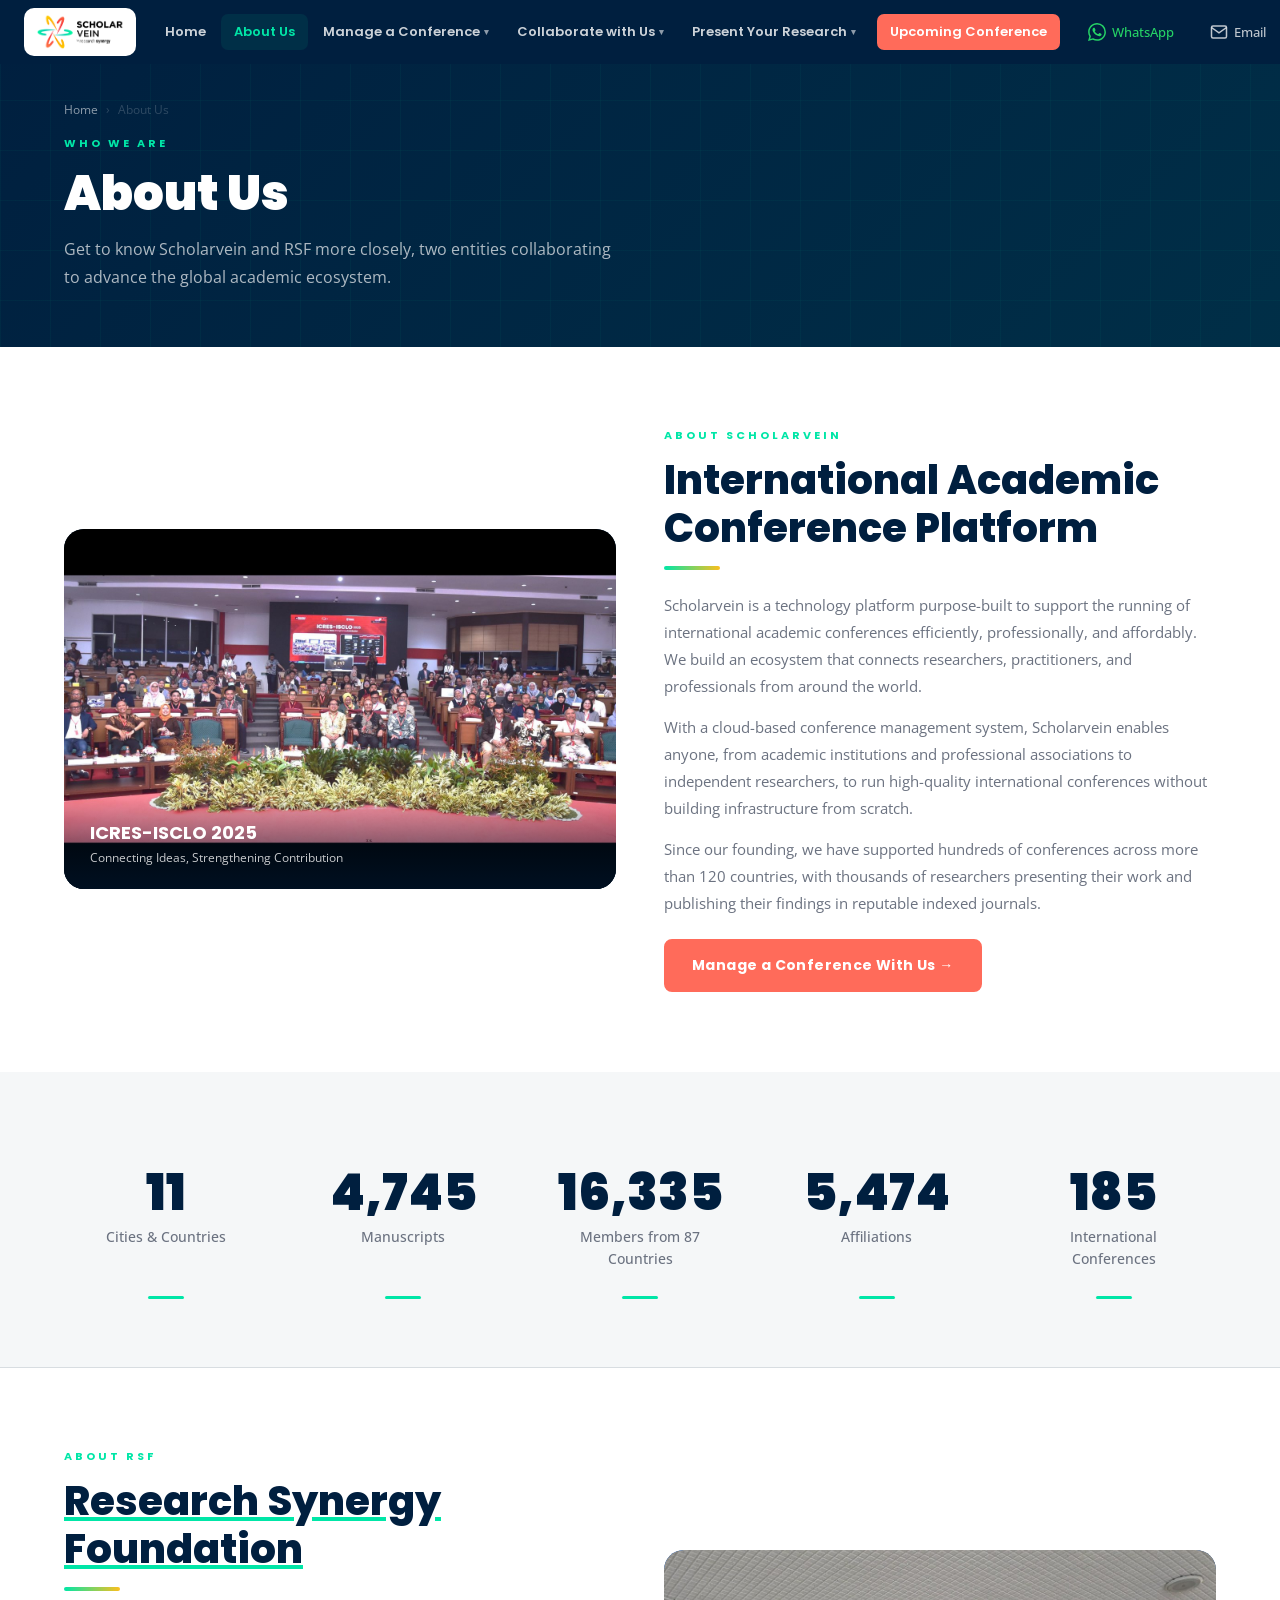
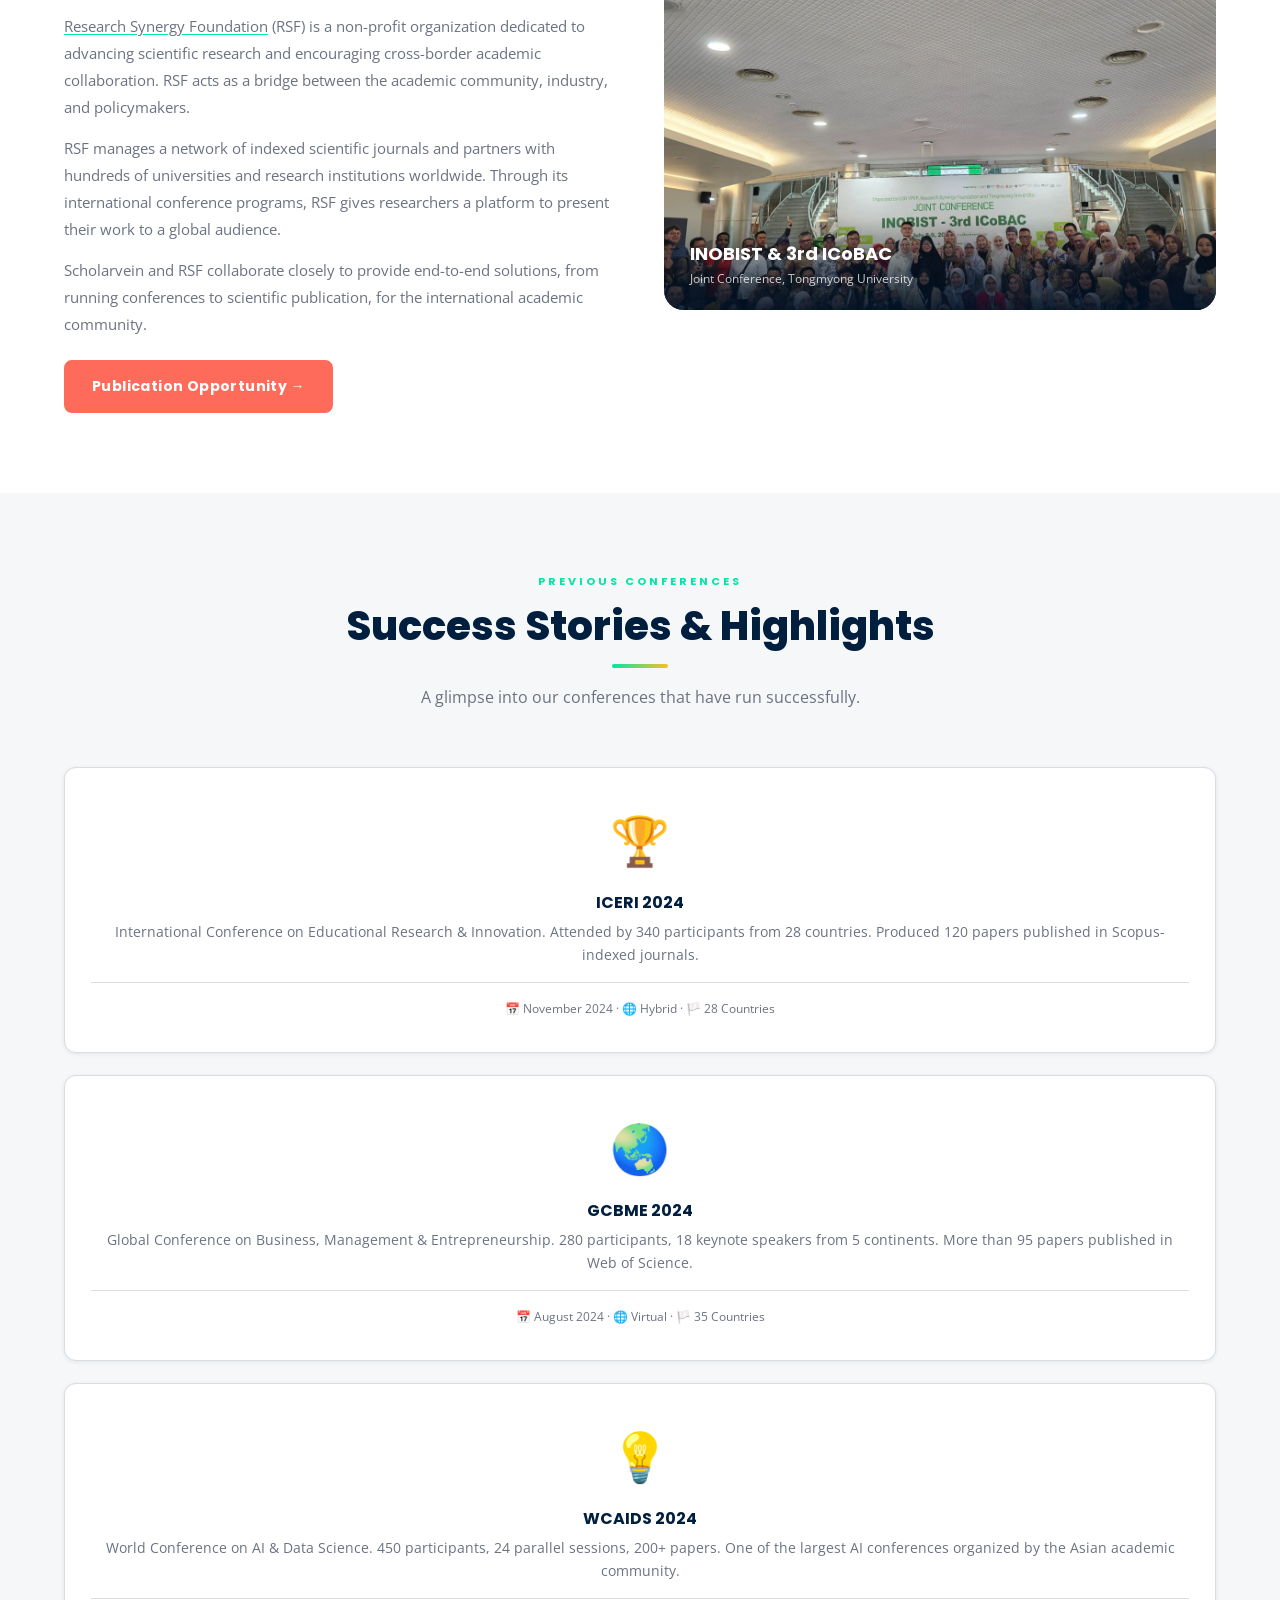
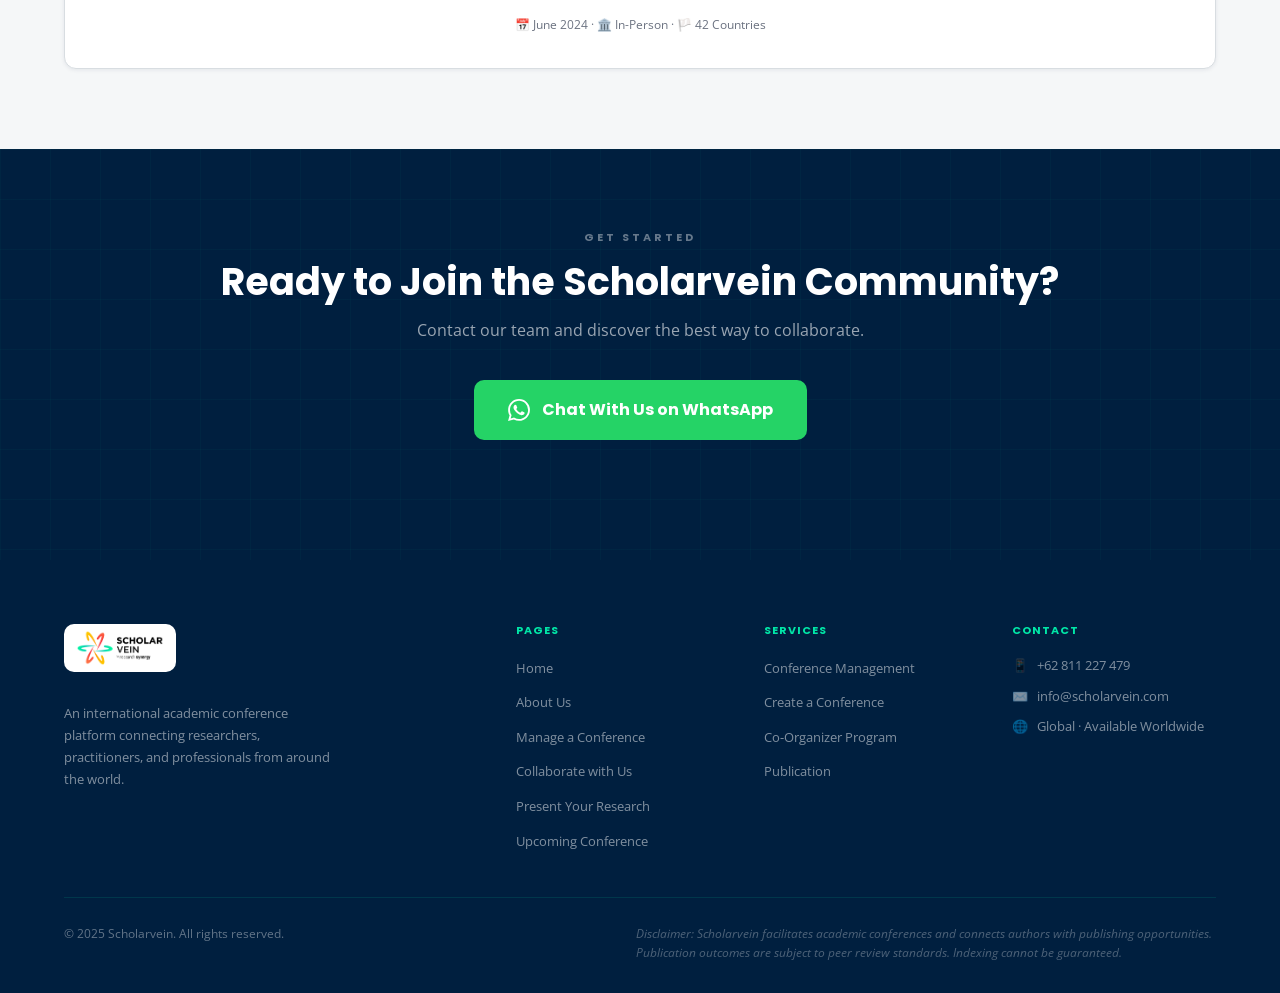
<file: about.html>
<!DOCTYPE html>
<html lang="en">
<head>
<meta charset="UTF-8">
<meta name="viewport" content="width=device-width, initial-scale=1.0">
<title>About Us | Scholarvein</title>
<link rel="preconnect" href="https://fonts.googleapis.com">
<link rel="preconnect" href="https://fonts.gstatic.com" crossorigin>
<link href="https://fonts.googleapis.com/css2?family=Poppins:wght@400;500;600;700;800;900&family=Open+Sans:wght@300;400;500;600&display=swap" rel="stylesheet">
<link rel="stylesheet" href="style.css?v=7">
</head>
<body>

<!-- HEADER -->
<header id="topbar">
  <div class="tb-inner">
    <a href="index.html" class="logo">
      <img class="logo-img" src="assets/scholarvein-logo.png" alt="Scholarvein">
    </a>
    <nav class="main-nav">
      <a href="index.html" class="nav-link" data-id="Beranda">Home</a>
      <a href="about.html" class="nav-link active" data-id="Tentang Kami">About Us</a>
      <div class="nav-item">
        <a href="manage.html" class="nav-link" data-id="Kelola Konferensi <span class=&quot;nav-arrow&quot;>▾</span>">Manage a Conference <span class="nav-arrow">▾</span></a>
        <div class="dropdown">
          <a href="manage.html#how-it-works" data-id="Cara Kerja">How It Works</a>
          <a href="manage.html#packages" data-id="Paket">Packages</a>
        </div>
      </div>
      <div class="nav-item">
        <a href="collaborate.html" class="nav-link" data-id="Kolaborasi <span class=&quot;nav-arrow&quot;>▾</span>">Collaborate with Us <span class="nav-arrow">▾</span></a>
        <div class="dropdown">
          <a href="collaborate.html#create" data-id="Buat Konferensi Berdampak">Create an Impactful Conference</a>
          <a href="collaborate.html#cohost" data-id="Jadi Co-Organizer/Co-Host">Become a Co-Organizer/Co-Host</a>
          <a href="collaborate.html#sponsor" data-id="Jadi Sponsor">Become a Sponsor</a>
        </div>
      </div>
      <div class="nav-item">
        <a href="present.html" class="nav-link" data-id="Presentasikan Riset <span class=&quot;nav-arrow&quot;>▾</span>">Present Your Research <span class="nav-arrow">▾</span></a>
        <div class="dropdown">
          <a href="present.html#submit" data-id="Cara Submit">How to Submit</a>
          <a href="present.html#publication" data-id="Peluang Publikasi">Publication Opportunity</a>
          <a href="present.html#testimonials" data-id="Testimoni/Video Presentasi">Testimonials/Presentation Video</a>
        </div>
      </div>
      <a href="https://www.researchsynergy.org/agendas/" target="_blank" rel="noopener" class="nav-link nav-cta" data-id="Konferensi Mendatang">Upcoming Conference</a>
    </nav>
    <div class="tb-right">
      <a href="https://wa.me/62811227479" target="_blank" rel="noopener" class="clink wa">
        <svg viewBox="0 0 24 24" fill="currentColor"><path d="M17.472 14.382c-.297-.149-1.758-.867-2.03-.967-.273-.099-.471-.148-.67.15-.197.297-.767.966-.94 1.164-.173.199-.347.223-.644.075-.297-.15-1.255-.463-2.39-1.475-.883-.788-1.48-1.761-1.653-2.059-.173-.297-.018-.458.13-.606.134-.133.298-.347.446-.52.149-.174.198-.298.298-.497.099-.198.05-.371-.025-.52-.075-.149-.669-1.612-.916-2.207-.242-.579-.487-.5-.669-.51-.173-.008-.371-.01-.57-.01-.198 0-.52.074-.792.372-.272.297-1.04 1.016-1.04 2.479 0 1.462 1.065 2.875 1.213 3.074.149.198 2.096 3.2 5.077 4.487.709.306 1.262.489 1.694.625.712.227 1.36.195 1.871.118.571-.085 1.758-.719 2.006-1.413.248-.694.248-1.289.173-1.413-.074-.124-.272-.198-.57-.347m-5.421 7.403h-.004a9.87 9.87 0 01-5.031-1.378l-.361-.214-3.741.982.998-3.648-.235-.374a9.86 9.86 0 01-1.51-5.26c.001-5.45 4.436-9.884 9.888-9.884 2.64 0 5.122 1.03 6.988 2.898a9.825 9.825 0 012.893 6.994c-.003 5.45-4.437 9.884-9.885 9.884m8.413-18.297A11.815 11.815 0 0012.05 0C5.495 0 .16 5.335.157 11.892c0 2.096.547 4.142 1.588 5.945L.057 24l6.305-1.654a11.882 11.882 0 005.683 1.448h.005c6.554 0 11.89-5.335 11.893-11.893a11.821 11.821 0 00-3.48-8.413z"/></svg>
        <span class="hide-sm">WhatsApp</span>
      </a>
      <a href="mailto:info@scholarvein.com" class="clink"><svg viewBox="0 0 24 24" fill="none" stroke="currentColor" stroke-width="2"><path d="M4 4h16c1.1 0 2 .9 2 2v12c0 1.1-.9 2-2 2H4c-1.1 0-2-.9-2-2V6c0-1.1.9-2 2-2z"/><polyline points="22,6 12,13 2,6"/></svg><span class="hide-sm">Email</span></a>
    </div>
    <button class="lang-toggle" type="button" aria-label="Ganti ke Bahasa Indonesia">ID</button>
    <button class="hamburger" id="hamburger" aria-label="Menu"><span></span><span></span><span></span></button>
  </div>
</header>

<!-- Mobile Nav -->
<div class="mobile-nav" id="mobileNav">
  <button class="mobile-nav-close" id="mobileClose">✕</button>
  <button class="lang-toggle lang-toggle-mobile" type="button" aria-label="Ganti ke Bahasa Indonesia">ID</button>
  <a href="index.html" class="mobile-nav-link" data-id="Beranda">Home</a>
  <a href="about.html" class="mobile-nav-link" data-id="Tentang Kami">About Us</a>
  <a href="manage.html" class="mobile-nav-link" data-id="Kelola Konferensi">Manage a Conference</a>
  <a href="manage.html#how-it-works" class="mobile-nav-sub" data-id="→ Cara Kerja">→ How It Works</a>
  <a href="manage.html#packages" class="mobile-nav-sub" data-id="→ Paket">→ Packages</a>
  <a href="collaborate.html" class="mobile-nav-link" data-id="Kolaborasi">Collaborate with Us</a>
  <a href="collaborate.html#create" class="mobile-nav-sub" data-id="→ Buat Konferensi Berdampak">→ Create an Impactful Conference</a>
  <a href="collaborate.html#cohost" class="mobile-nav-sub" data-id="→ Jadi Co-Organizer/Co-Host">→ Become a Co-Organizer/Co-Host</a>
  <a href="collaborate.html#sponsor" class="mobile-nav-sub" data-id="→ Jadi Sponsor">→ Become a Sponsor</a>
  <a href="present.html" class="mobile-nav-link" data-id="Presentasikan Riset">Present Your Research</a>
  <a href="present.html#submit" class="mobile-nav-sub" data-id="→ Cara Submit">→ How to Submit</a>
  <a href="present.html#publication" class="mobile-nav-sub" data-id="→ Peluang Publikasi">→ Publication Opportunity</a>
  <a href="present.html#testimonials" class="mobile-nav-sub" data-id="→ Testimoni/Video Presentasi">→ Testimonials/Presentation Video</a>
  <a href="https://www.researchsynergy.org/agendas/" target="_blank" rel="noopener" class="mobile-nav-link" style="color:var(--accent)" data-id="Konferensi Mendatang">Upcoming Conference</a>
</div>

<!-- PAGE BANNER -->
<section class="page-banner">
  <div class="container">
    <div class="page-banner-inner">
      <div class="breadcrumb"><a href="index.html" data-id="Beranda">Home</a><span>›</span><span data-id="Tentang Kami">About Us</span></div>
      <span class="slabel" data-id="Siapa Kami">Who We Are</span>
      <h1 data-id="Tentang Kami">About Us</h1>
      <p data-id="Mengenal lebih dekat Scholarvein dan RSF, dua entitas yang berkolaborasi untuk memajukan ekosistem akademik global.">Get to know Scholarvein and RSF more closely, two entities collaborating to advance the global academic ecosystem.</p>
    </div>
  </div>
</section>

<!-- TENTANG SCHOLARVEIN -->
<section class="sp" style="background:#fff">
  <div class="container">
    <div class="about-snap">
      <div class="about-snap-img photo-panel">
        <img src="assets/docs/icres-isclo-2025.jpg" alt="ICRES-ISCLO 2025 conference">
        <div class="photo-cap">
          <h3>ICRES-ISCLO 2025</h3>
          <p>Connecting Ideas, Strengthening Contribution</p>
        </div>
      </div>
      <div class="about-snap-text">
        <span class="slabel" data-id="Tentang Scholarvein">About Scholarvein</span>
        <h2 class="stitle" data-id="Platform Konferensi Akademik Internasional">International Academic Conference Platform</h2>
        <div class="sdivider left" style="margin-bottom:22px"></div>
        <p data-id="Scholarvein adalah platform teknologi yang dirancang khusus untuk mendukung penyelenggaraan konferensi akademik internasional secara efisien, profesional, dan terjangkau. Kami membangun ekosistem yang menghubungkan peneliti, praktisi, dan profesional dari seluruh dunia.">Scholarvein is a technology platform purpose-built to support the running of international academic conferences efficiently, professionally, and affordably. We build an ecosystem that connects researchers, practitioners, and professionals from around the world.</p>
        <p data-id="Dengan sistem manajemen konferensi berbasis cloud, Scholarvein memungkinkan siapa pun, mulai dari institusi akademik, asosiasi profesional, hingga peneliti independen, untuk menyelenggarakan konferensi internasional berkualitas tinggi tanpa harus membangun infrastruktur dari nol.">With a cloud-based conference management system, Scholarvein enables anyone, from academic institutions and professional associations to independent researchers, to run high-quality international conferences without building infrastructure from scratch.</p>
        <p data-id="Sejak berdiri, kami telah mendukung ratusan konferensi di lebih dari 120 negara, dengan ribuan peneliti yang mempresentasikan karya mereka dan mempublikasikan hasil penelitian di jurnal-jurnal terindeks bereputasi.">Since our founding, we have supported hundreds of conferences across more than 120 countries, with thousands of researchers presenting their work and publishing their findings in reputable indexed journals.</p>
        <a href="manage.html" class="btn btn-primary" style="margin-top:8px" data-id="Kelola Konferensi Bersama Kami →">Manage a Conference With Us →</a>
      </div>
    </div>
  </div>
</section>

<!-- STATS -->
<section id="stats" style="background:var(--light)">
  <div class="container">
    <div class="stats-grid">
      <div class="stat-item fade-up"><div class="stat-num" data-target="15" data-suffix="">0</div><div class="stat-lbl" data-id="Kota & Negara">Cities &amp; Countries</div></div>
      <div class="stat-item fade-up"><div class="stat-num" data-target="6232" data-suffix="">0</div><div class="stat-lbl" data-id="Manuskrip">Manuscripts</div></div>
      <div class="stat-item fade-up"><div class="stat-num" data-target="21453" data-suffix="">0</div><div class="stat-lbl" data-id="Anggota dari 87 Negara">Members from 87 Countries</div></div>
      <div class="stat-item fade-up"><div class="stat-num" data-target="7190" data-suffix="">0</div><div class="stat-lbl" data-id="Afiliasi">Affiliations</div></div>
      <div class="stat-item fade-up"><div class="stat-num" data-target="244" data-suffix="">0</div><div class="stat-lbl" data-id="Konferensi Internasional">International Conferences</div></div>
    </div>
  </div>
</section>

<!-- TENTANG RSF -->
<section class="sp" style="background:#fff">
  <div class="container">
    <div class="about-snap">
      <div class="about-snap-text">
        <span class="slabel" data-id="Tentang RSF">About RSF</span>
        <h2 class="stitle" data-id="<a href=&quot;https://www.researchsynergy.org&quot; target=&quot;_blank&quot; rel=&quot;noopener&quot; class=&quot;rsf-link&quot;>Research Synergy Foundation</a>"><a href="https://www.researchsynergy.org" target="_blank" rel="noopener" class="rsf-link">Research Synergy Foundation</a></h2>
        <div class="sdivider left" style="margin-bottom:22px"></div>
        <p data-id="<a href=&quot;https://www.researchsynergy.org&quot; target=&quot;_blank&quot; rel=&quot;noopener&quot; class=&quot;rsf-link&quot;>Research Synergy Foundation</a> (RSF) adalah lembaga nirlaba yang berdedikasi untuk memajukan penelitian ilmiah dan mendorong kolaborasi akademik lintas batas. RSF berfungsi sebagai jembatan antara komunitas akademik dengan industri dan pembuat kebijakan."><a href="https://www.researchsynergy.org" target="_blank" rel="noopener" class="rsf-link">Research Synergy Foundation</a> (RSF) is a non-profit organization dedicated to advancing scientific research and encouraging cross-border academic collaboration. RSF acts as a bridge between the academic community, industry, and policymakers.</p>
        <p data-id="RSF mengelola jaringan jurnal ilmiah terindeks dan bermitra dengan ratusan universitas serta lembaga penelitian di seluruh dunia. Melalui program konferensi internasionalnya, RSF memberikan platform bagi para peneliti untuk mempresentasikan karya mereka kepada audiens global.">RSF manages a network of indexed scientific journals and partners with hundreds of universities and research institutions worldwide. Through its international conference programs, RSF gives researchers a platform to present their work to a global audience.</p>
        <p data-id="Scholarvein dan RSF berkolaborasi erat untuk menyediakan solusi menyeluruh, dari penyelenggaraan konferensi hingga publikasi ilmiah, bagi komunitas akademik internasional.">Scholarvein and RSF collaborate closely to provide end-to-end solutions, from running conferences to scientific publication, for the international academic community.</p>
        <a href="present.html#publication" class="btn btn-primary" style="margin-top:8px" data-id="Peluang Publikasi →">Publication Opportunity →</a>
      </div>
      <div class="about-snap-img photo-panel" style="background:linear-gradient(135deg,#0052CC,#0A2540)">
        <img src="assets/docs/inobist-icobac.jpg" alt="INOBIST - 3rd ICoBAC joint conference">
        <div class="photo-cap">
          <h3>INOBIST &amp; 3rd ICoBAC</h3>
          <p>Joint Conference, Tongmyong University</p>
        </div>
      </div>
    </div>
  </div>
</section>

<!-- SUCCESS STORIES / SNEAK PEEK -->
<section class="sp" style="background:var(--light)">
  <div class="container">
    <div class="shead">
      <span class="slabel" data-id="Konferensi Sebelumnya">Previous Conferences</span>
      <h2 class="stitle" data-id="Kisah Sukses & Sorotan">Success Stories & Highlights</h2>
      <div class="sdivider"></div>
      <p class="ssub" data-id="Sekilas pandang ke konferensi-konferensi kami yang telah berjalan dengan sukses.">A glimpse into our conferences that have run successfully.</p>
    </div>
    <div style="display:grid;grid-template-columns:1fr;gap:22px" class="success-grid">
      <style>.success-grid{display:grid;grid-template-columns:1fr;gap:22px}@media(min-width:768px){.success-grid{grid-template-columns:repeat(3,1fr)}}</style>
      <div class="feat-card fade-up" style="text-align:center">
        <div style="font-size:48px;margin-bottom:14px">🏆</div>
        <h3>ICERI 2024</h3>
        <p data-id="International Conference on Educational Research & Innovation, Dihadiri 340 peserta dari 28 negara. Menghasilkan 120 makalah yang dipublikasikan di jurnal terindeks Scopus.">International Conference on Educational Research & Innovation. Attended by 340 participants from 28 countries. Produced 120 papers published in Scopus-indexed journals.</p>
        <div style="margin-top:16px;padding-top:16px;border-top:1px solid var(--border);font-size:12px;color:var(--muted)" data-id="📅 November 2024 · 🌐 Hybrid · 🏳️ 28 Negara">📅 November 2024 · 🌐 Hybrid · 🏳️ 28 Countries</div>
      </div>
      <div class="feat-card fade-up" style="text-align:center">
        <div style="font-size:48px;margin-bottom:14px">🌏</div>
        <h3>GCBME 2024</h3>
        <p data-id="Global Conference on Business, Management & Entrepreneurship, 280 peserta, 18 pembicara utama dari 5 benua. Lebih dari 95 makalah diterbitkan di Web of Science.">Global Conference on Business, Management & Entrepreneurship. 280 participants, 18 keynote speakers from 5 continents. More than 95 papers published in Web of Science.</p>
        <div style="margin-top:16px;padding-top:16px;border-top:1px solid var(--border);font-size:12px;color:var(--muted)" data-id="📅 Agustus 2024 · 🌐 Virtual · 🏳️ 35 Negara">📅 August 2024 · 🌐 Virtual · 🏳️ 35 Countries</div>
      </div>
      <div class="feat-card fade-up" style="text-align:center">
        <div style="font-size:48px;margin-bottom:14px">💡</div>
        <h3>WCAIDS 2024</h3>
        <p data-id="World Conference on AI & Data Science, 450 peserta, 24 sesi paralel, 200+ makalah. Salah satu konferensi AI terbesar yang diselenggarakan oleh komunitas akademik Asia.">World Conference on AI & Data Science. 450 participants, 24 parallel sessions, 200+ papers. One of the largest AI conferences organized by the Asian academic community.</p>
        <div style="margin-top:16px;padding-top:16px;border-top:1px solid var(--border);font-size:12px;color:var(--muted)" data-id="📅 Juni 2024 · 🏛️ Tatap Muka · 🏳️ 42 Negara">📅 June 2024 · 🏛️ In-Person · 🏳️ 42 Countries</div>
      </div>
    </div>
  </div>
</section>


<!-- CTA -->
<section id="wacta">
  <div class="container">
    <div class="wacta-inner">
      <span class="slabel" style="color:rgba(255,255,255,.4)" data-id="Mulai Sekarang">Get Started</span>
      <h2 data-id="Siap Bergabung dengan Komunitas Scholarvein?">Ready to Join the Scholarvein Community?</h2>
      <p data-id="Hubungi tim kami dan temukan cara terbaik untuk berkolaborasi.">Contact our team and discover the best way to collaborate.</p>
      <div><a href="https://wa.me/62811227479" target="_blank" rel="noopener" class="wa-main"><svg width="22" height="22" viewBox="0 0 24 24" fill="currentColor"><path d="M17.472 14.382c-.297-.149-1.758-.867-2.03-.967-.273-.099-.471-.148-.67.15-.197.297-.767.966-.94 1.164-.173.199-.347.223-.644.075-.297-.15-1.255-.463-2.39-1.475-.883-.788-1.48-1.761-1.653-2.059-.173-.297-.018-.458.13-.606.134-.133.298-.347.446-.52.149-.174.198-.298.298-.497.099-.198.05-.371-.025-.52-.075-.149-.669-1.612-.916-2.207-.242-.579-.487-.5-.669-.51-.173-.008-.371-.01-.57-.01-.198 0-.52.074-.792.372-.272.297-1.04 1.016-1.04 2.479 0 1.462 1.065 2.875 1.213 3.074.149.198 2.096 3.2 5.077 4.487.709.306 1.262.489 1.694.625.712.227 1.36.195 1.871.118.571-.085 1.758-.719 2.006-1.413.248-.694.248-1.289.173-1.413-.074-.124-.272-.198-.57-.347m-5.421 7.403h-.004a9.87 9.87 0 01-5.031-1.378l-.361-.214-3.741.982.998-3.648-.235-.374a9.86 9.86 0 01-1.51-5.26c.001-5.45 4.436-9.884 9.888-9.884 2.64 0 5.122 1.03 6.988 2.898a9.825 9.825 0 012.893 6.994c-.003 5.45-4.437 9.884-9.885 9.884m8.413-18.297A11.815 11.815 0 0012.05 0C5.495 0 .16 5.335.157 11.892c0 2.096.547 4.142 1.588 5.945L.057 24l6.305-1.654a11.882 11.882 0 005.683 1.448h.005c6.554 0 11.89-5.335 11.893-11.893a11.821 11.821 0 00-3.48-8.413z"/></svg><span data-id="Hubungi Kami di WhatsApp">Chat With Us on WhatsApp</span></a></div>
    </div>
  </div>
</section>

<!-- FOOTER -->
<footer id="footer">
  <div class="container">
    <div class="footer-grid">
      <div class="fbrand">
        <div class="logo"><img class="logo-img" src="assets/scholarvein-logo.png" alt="Scholarvein"></div>
        <p data-id="Platform konferensi akademik internasional yang menghubungkan peneliti, praktisi, dan profesional dari seluruh dunia.">An international academic conference platform connecting researchers, practitioners, and professionals from around the world.</p>
      </div>
      <div class="fcol"><h4 data-id="Halaman">Pages</h4><ul class="flinks"><li><a href="index.html" data-id="Beranda">Home</a></li><li><a href="about.html" data-id="Tentang Kami">About Us</a></li><li><a href="manage.html" data-id="Kelola Konferensi">Manage a Conference</a></li><li><a href="collaborate.html" data-id="Kolaborasi">Collaborate with Us</a></li><li><a href="present.html" data-id="Presentasikan Riset">Present Your Research</a></li><li><a href="https://www.researchsynergy.org/agendas/" target="_blank" rel="noopener" data-id="Konferensi Mendatang">Upcoming Conference</a></li></ul></div>
      <div class="fcol"><h4 data-id="Layanan">Services</h4><ul class="flinks"><li><a href="manage.html" data-id="Manajemen Konferensi">Conference Management</a></li><li><a href="collaborate.html#create" data-id="Buat Konferensi">Create a Conference</a></li><li><a href="collaborate.html#cohost" data-id="Program Co-Organizer">Co-Organizer Program</a></li><li><a href="present.html#publication" data-id="Publikasi">Publication</a></li></ul></div>
      <div class="fcol"><h4 data-id="Kontak">Contact</h4><div class="fcontact">📱 <a href="https://wa.me/62811227479">+62 811 227 479</a></div><div class="fcontact">✉️ <a href="mailto:info@scholarvein.com">info@scholarvein.com</a></div><div class="fcontact">🌐 <span data-id="Global · Tersedia di Seluruh Dunia">Global · Available Worldwide</span></div></div>
    </div>
    <div class="fbottom">
      <div class="fcopy" data-id="© 2025 Scholarvein. Hak cipta dilindungi.">© 2025 Scholarvein. All rights reserved.</div>
      <div class="fdisc" data-id="Disclaimer: Scholarvein memfasilitasi konferensi akademik dan menghubungkan penulis dengan peluang publikasi. Hasil publikasi tunduk pada standar peer review. Pengindeksan tidak dapat dijamin.">Disclaimer: Scholarvein facilitates academic conferences and connects authors with publishing opportunities. Publication outcomes are subject to peer review standards. Indexing cannot be guaranteed.</div>
    </div>
  </div>
</footer>

<script>
const tb=document.getElementById('topbar');
window.addEventListener('scroll',()=>tb.classList.toggle('scrolled',window.scrollY>20));
document.getElementById('hamburger').onclick=()=>document.getElementById('mobileNav').classList.add('open');
document.getElementById('mobileClose').onclick=()=>document.getElementById('mobileNav').classList.remove('open');
// Count-up
function countUp(el){const t=+el.dataset.target,s=el.dataset.suffix||'',d=2000,st=performance.now();const tick=n=>{const p=Math.min((n-st)/d,1),e=1-Math.pow(1-p,3),v=Math.floor(e*t);el.textContent=(t>=1000?v.toLocaleString('en-US'):v)+s;if(p<1)requestAnimationFrame(tick);else el.textContent=(t>=1000?t.toLocaleString('en-US'):t)+s;};requestAnimationFrame(tick);}
const sio=new IntersectionObserver(entries=>{entries.forEach(e=>{if(e.isIntersecting){e.target.querySelectorAll('.stat-num').forEach(countUp);sio.unobserve(e.target);}});},{threshold:.2});
const ss=document.getElementById('stats');if(ss)sio.observe(ss);
const io=new IntersectionObserver(entries=>{entries.forEach(e=>{if(e.isIntersecting){e.target.classList.add('visible');io.unobserve(e.target);}});},{threshold:.1});
document.querySelectorAll('.fade-up').forEach(el=>io.observe(el));
// Carousel
const track=document.getElementById('ttrack');if(track){const cards=track.querySelectorAll('.tcard'),dotsEl=document.getElementById('tdots');let cur=0,timer;function getVis(){return window.innerWidth<641?1:window.innerWidth<1024?2:3;}function maxIdx(){return Math.max(0,cards.length-getVis());}function slideW(){return cards[0].offsetWidth+22;}function makeDots(){dotsEl.innerHTML='';for(let i=0;i<=maxIdx();i++){const d=document.createElement('div');d.className='tdot'+(i===cur?' active':'');d.onclick=()=>goTo(i);dotsEl.appendChild(d);}}function updateDots(){dotsEl.querySelectorAll('.tdot').forEach((d,i)=>d.classList.toggle('active',i===cur));}function goTo(i){cur=Math.max(0,Math.min(i,maxIdx()));track.style.transform=`translateX(-${cur*slideW()}px)`;updateDots();}function next(){goTo(cur<maxIdx()?cur+1:0);}function prev(){goTo(cur>0?cur-1:maxIdx());}function restart(){clearInterval(timer);timer=setInterval(next,4500);}document.getElementById('tNext').onclick=()=>{next();restart();};document.getElementById('tPrev').onclick=()=>{prev();restart();};makeDots();restart();}
</script>
<script src="lang.js?v=2"></script>
</body>
</html>
</file>
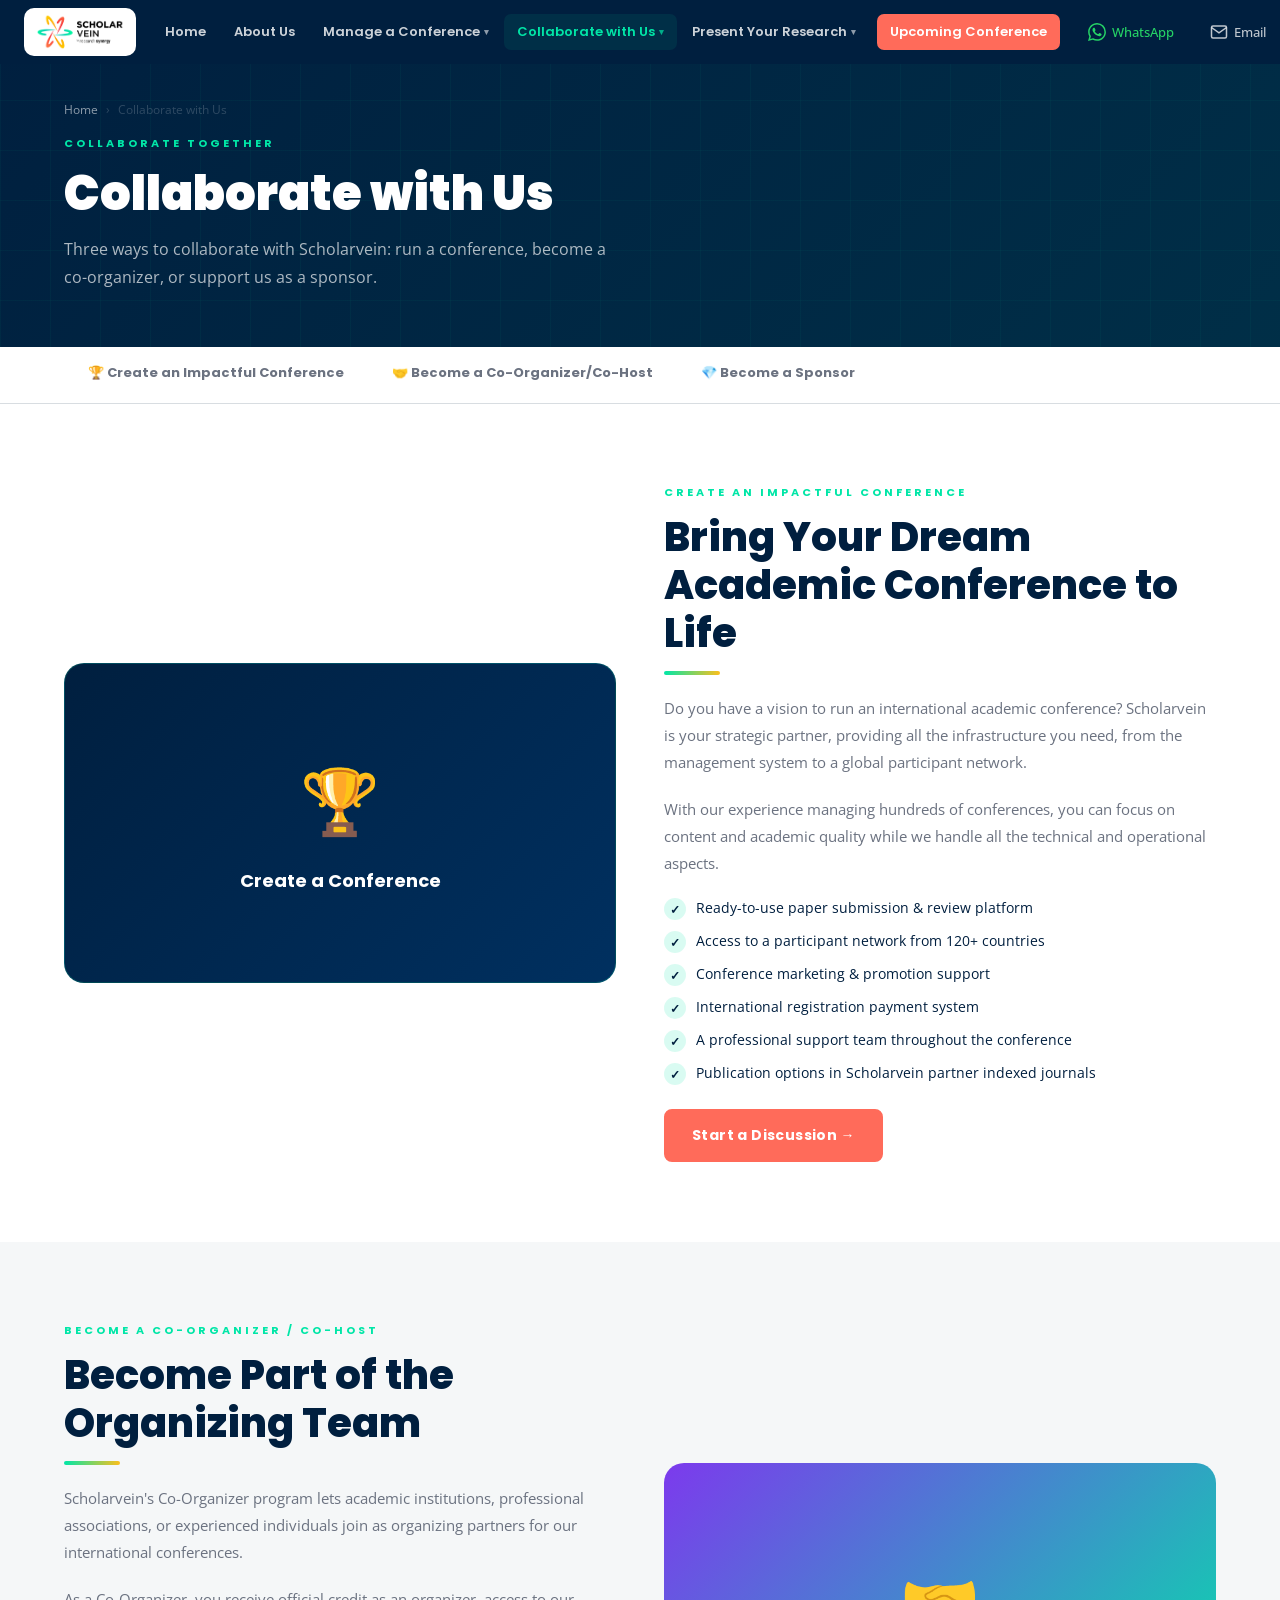
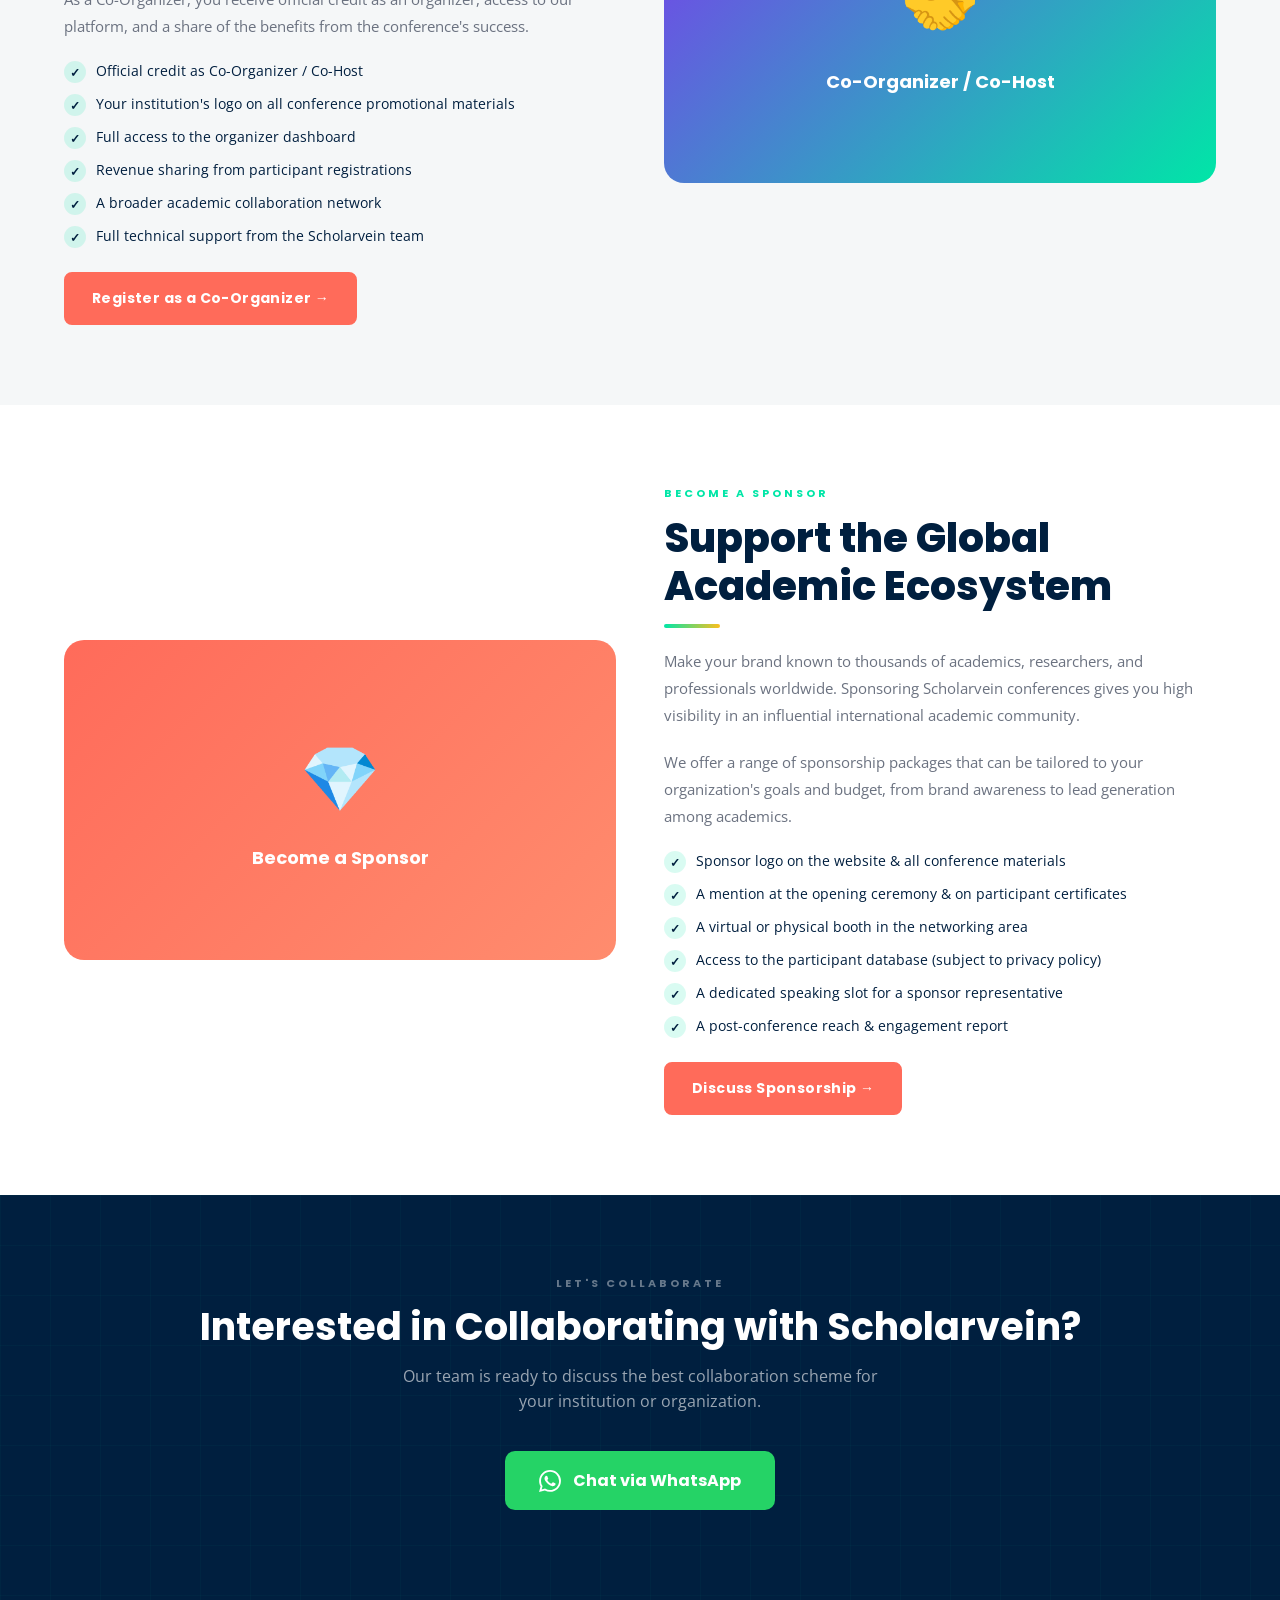
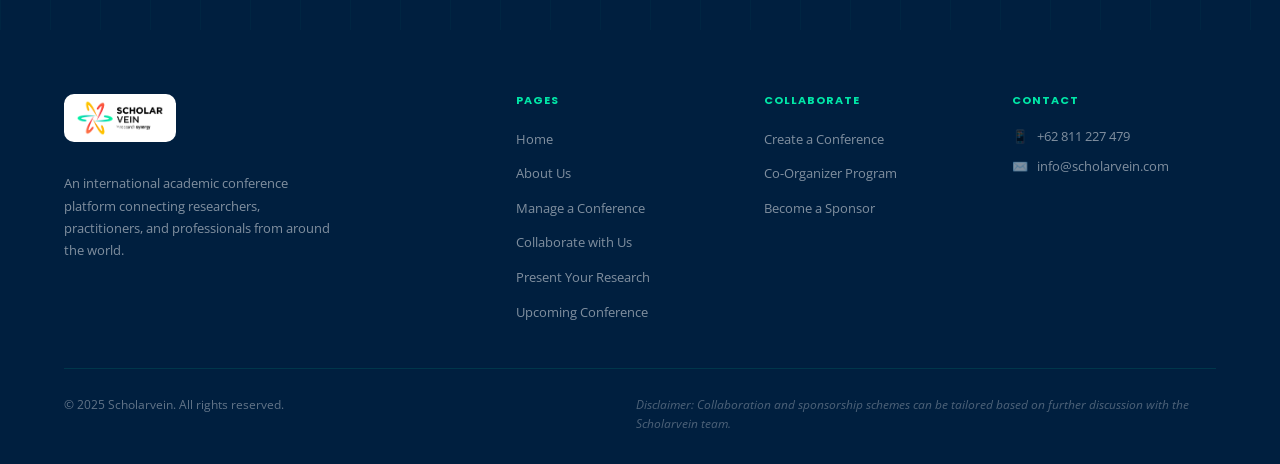
<file: collaborate.html>
<!DOCTYPE html>
<html lang="en">
<head>
<meta charset="UTF-8"><meta name="viewport" content="width=device-width, initial-scale=1.0">
<title>Collaborate with Us | Scholarvein</title>
<link rel="preconnect" href="https://fonts.googleapis.com"><link rel="preconnect" href="https://fonts.gstatic.com" crossorigin>
<link href="https://fonts.googleapis.com/css2?family=Poppins:wght@400;500;600;700;800;900&family=Open+Sans:wght@300;400;500;600&display=swap" rel="stylesheet">
<link rel="stylesheet" href="style.css?v=7">
</head>
<body>
<header id="topbar">
  <div class="tb-inner">
    <a href="index.html" class="logo"><img class="logo-img" src="assets/scholarvein-logo.png" alt="Scholarvein"></a>
    <nav class="main-nav">
      <a href="index.html" class="nav-link" data-id="Beranda">Home</a><a href="about.html" class="nav-link" data-id="Tentang Kami">About Us</a>
      <div class="nav-item"><a href="manage.html" class="nav-link" data-id="Kelola Konferensi <span class=&quot;nav-arrow&quot;>▾</span>">Manage a Conference <span class="nav-arrow">▾</span></a><div class="dropdown"><a href="manage.html#how-it-works" data-id="Cara Kerja">How It Works</a><a href="manage.html#packages" data-id="Paket">Packages</a></div></div>
      <div class="nav-item"><a href="collaborate.html" class="nav-link active" data-id="Kolaborasi <span class=&quot;nav-arrow&quot;>▾</span>">Collaborate with Us <span class="nav-arrow">▾</span></a><div class="dropdown"><a href="#create" data-id="Buat Konferensi Berdampak">Create an Impactful Conference</a><a href="#cohost" data-id="Jadi Co-Organizer/Co-Host">Become a Co-Organizer/Co-Host</a><a href="#sponsor" data-id="Jadi Sponsor">Become a Sponsor</a></div></div>
      <div class="nav-item"><a href="present.html" class="nav-link" data-id="Presentasikan Riset <span class=&quot;nav-arrow&quot;>▾</span>">Present Your Research <span class="nav-arrow">▾</span></a><div class="dropdown"><a href="present.html#submit" data-id="Cara Submit">How to Submit</a><a href="present.html#publication" data-id="Peluang Publikasi">Publication Opportunity</a><a href="present.html#testimonials" data-id="Testimoni/Video Presentasi">Testimonials/Presentation Video</a></div></div>
      <a href="https://www.researchsynergy.org/agendas/" target="_blank" rel="noopener" class="nav-link nav-cta" data-id="Konferensi Mendatang">Upcoming Conference</a>
    </nav>
    <div class="tb-right">
      <a href="https://wa.me/62811227479" target="_blank" rel="noopener" class="clink wa"><svg viewBox="0 0 24 24" fill="currentColor"><path d="M17.472 14.382c-.297-.149-1.758-.867-2.03-.967-.273-.099-.471-.148-.67.15-.197.297-.767.966-.94 1.164-.173.199-.347.223-.644.075-.297-.15-1.255-.463-2.39-1.475-.883-.788-1.48-1.761-1.653-2.059-.173-.297-.018-.458.13-.606.134-.133.298-.347.446-.52.149-.174.198-.298.298-.497.099-.198.05-.371-.025-.52-.075-.149-.669-1.612-.916-2.207-.242-.579-.487-.5-.669-.51-.173-.008-.371-.01-.57-.01-.198 0-.52.074-.792.372-.272.297-1.04 1.016-1.04 2.479 0 1.462 1.065 2.875 1.213 3.074.149.198 2.096 3.2 5.077 4.487.709.306 1.262.489 1.694.625.712.227 1.36.195 1.871.118.571-.085 1.758-.719 2.006-1.413.248-.694.248-1.289.173-1.413-.074-.124-.272-.198-.57-.347m-5.421 7.403h-.004a9.87 9.87 0 01-5.031-1.378l-.361-.214-3.741.982.998-3.648-.235-.374a9.86 9.86 0 01-1.51-5.26c.001-5.45 4.436-9.884 9.888-9.884 2.64 0 5.122 1.03 6.988 2.898a9.825 9.825 0 012.893 6.994c-.003 5.45-4.437 9.884-9.885 9.884m8.413-18.297A11.815 11.815 0 0012.05 0C5.495 0 .16 5.335.157 11.892c0 2.096.547 4.142 1.588 5.945L.057 24l6.305-1.654a11.882 11.882 0 005.683 1.448h.005c6.554 0 11.89-5.335 11.893-11.893a11.821 11.821 0 00-3.48-8.413z"/></svg><span class="hide-sm">WhatsApp</span></a>
      <a href="mailto:info@scholarvein.com" class="clink"><svg viewBox="0 0 24 24" fill="none" stroke="currentColor" stroke-width="2"><path d="M4 4h16c1.1 0 2 .9 2 2v12c0 1.1-.9 2-2 2H4c-1.1 0-2-.9-2-2V6c0-1.1.9-2 2-2z"/><polyline points="22,6 12,13 2,6"/></svg><span class="hide-sm">Email</span></a>
    </div>
    <button class="lang-toggle" type="button" aria-label="Ganti ke Bahasa Indonesia">ID</button>
    <button class="hamburger" id="hamburger"><span></span><span></span><span></span></button>
  </div>
</header>
<div class="mobile-nav" id="mobileNav">
  <button class="mobile-nav-close" id="mobileClose">✕</button>
  <button class="lang-toggle lang-toggle-mobile" type="button" aria-label="Ganti ke Bahasa Indonesia">ID</button>
  <a href="index.html" class="mobile-nav-link" data-id="Beranda">Home</a><a href="about.html" class="mobile-nav-link" data-id="Tentang Kami">About Us</a>
  <a href="manage.html" class="mobile-nav-link" data-id="Kelola Konferensi">Manage a Conference</a>
  <a href="collaborate.html" class="mobile-nav-link" data-id="Kolaborasi">Collaborate with Us</a>
  <a href="#create" class="mobile-nav-sub" data-id="→ Buat Konferensi Berdampak">→ Create an Impactful Conference</a>
  <a href="#cohost" class="mobile-nav-sub" data-id="→ Jadi Co-Organizer/Co-Host">→ Become a Co-Organizer/Co-Host</a>
  <a href="#sponsor" class="mobile-nav-sub" data-id="→ Jadi Sponsor">→ Become a Sponsor</a>
  <a href="present.html" class="mobile-nav-link" data-id="Presentasikan Riset">Present Your Research</a>
  <a href="https://www.researchsynergy.org/agendas/" target="_blank" rel="noopener" class="mobile-nav-link" style="color:var(--accent)" data-id="Konferensi Mendatang">Upcoming Conference</a>
</div>

<section class="page-banner">
  <div class="container"><div class="page-banner-inner">
    <div class="breadcrumb"><a href="index.html" data-id="Beranda">Home</a><span>›</span><span data-id="Kolaborasi">Collaborate with Us</span></div>
    <span class="slabel" data-id="Berkolaborasi Bersama">Collaborate Together</span>
    <h1 data-id="Kolaborasi">Collaborate with Us</h1>
    <p data-id="Tiga cara untuk berkolaborasi dengan Scholarvein, selenggarakan konferensi, jadi co-organizer, atau dukung sebagai sponsor.">Three ways to collaborate with Scholarvein: run a conference, become a co-organizer, or support us as a sponsor.</p>
  </div></div>
</section>

<!-- SECTION TABS -->
<div style="background:#fff;border-bottom:1px solid var(--border);position:sticky;top:64px;z-index:100">
  <div class="container" style="display:flex;gap:0;overflow-x:auto">
    <a href="#create" style="padding:16px 24px;font-family:'Poppins',sans-serif;font-size:13px;font-weight:700;color:var(--muted);white-space:nowrap;border-bottom:3px solid transparent;transition:var(--tr);text-decoration:none" onmouseover="this.style.color='var(--royal)'" onmouseout="this.style.color='var(--muted)'" data-id="🏆 Buat Konferensi Berdampak">🏆 Create an Impactful Conference</a>
    <a href="#cohost" style="padding:16px 24px;font-family:'Poppins',sans-serif;font-size:13px;font-weight:700;color:var(--muted);white-space:nowrap;border-bottom:3px solid transparent;transition:var(--tr);text-decoration:none" onmouseover="this.style.color='var(--royal)'" onmouseout="this.style.color='var(--muted)'" data-id="🤝 Jadi Co-Organizer/Co-Host">🤝 Become a Co-Organizer/Co-Host</a>
    <a href="#sponsor" style="padding:16px 24px;font-family:'Poppins',sans-serif;font-size:13px;font-weight:700;color:var(--muted);white-space:nowrap;border-bottom:3px solid transparent;transition:var(--tr);text-decoration:none" onmouseover="this.style.color='var(--royal)'" onmouseout="this.style.color='var(--muted)'" data-id="💎 Jadi Sponsor">💎 Become a Sponsor</a>
  </div>
</div>

<!-- CREATE AN IMPACTFUL CONFERENCE -->
<section id="create" class="sp" style="background:#fff">
  <div class="container">
    <div class="collab-layout">
      <div class="collab-img collab-img-1"><div style="text-align:center;color:#fff"><div style="font-size:64px;margin-bottom:16px">🏆</div><div style="font-family:'Poppins',sans-serif;font-weight:700;font-size:18px" data-id="Buat Konferensi">Create a Conference</div></div></div>
      <div class="collab-text">
        <span class="slabel" data-id="Buat Konferensi Berdampak">Create an Impactful Conference</span>
        <h2 class="stitle" data-id="Wujudkan Konferensi Akademik Impian Anda">Bring Your Dream Academic Conference to Life</h2>
        <div class="sdivider left" style="margin-bottom:20px"></div>
        <p data-id="Apakah Anda memiliki visi untuk menyelenggarakan konferensi akademik internasional? Scholarvein hadir sebagai mitra strategis yang menyediakan semua infrastruktur yang Anda butuhkan, dari sistem manajemen hingga jaringan peserta global.">Do you have a vision to run an international academic conference? Scholarvein is your strategic partner, providing all the infrastructure you need, from the management system to a global participant network.</p>
        <p data-id="Dengan pengalaman kami dalam mengelola ratusan konferensi, Anda bisa fokus pada konten dan kualitas akademik, sementara kami menangani semua aspek teknis dan operasional.">With our experience managing hundreds of conferences, you can focus on content and academic quality while we handle all the technical and operational aspects.</p>
        <ul class="collab-perks">
          <li data-id="Platform submission & review makalah siap pakai">Ready-to-use paper submission & review platform</li>
          <li data-id="Akses ke jaringan peserta dari 120+ negara">Access to a participant network from 120+ countries</li>
          <li data-id="Dukungan marketing & promosi konferensi">Conference marketing & promotion support</li>
          <li data-id="Sistem pembayaran registrasi internasional">International registration payment system</li>
          <li data-id="Tim CS profesional selama berlangsungnya konferensi">A professional support team throughout the conference</li>
          <li data-id="Opsi publikasi di jurnal terindeks mitra Scholarvein">Publication options in Scholarvein partner indexed journals</li>
        </ul>
        <a href="https://wa.me/62811227479?text=Hello,%20I%20would%20like%20to%20create%20an%20impactful%20conference%20with%20Scholarvein." target="_blank" class="btn btn-primary" data-id="Mulai Diskusi →">Start a Discussion →</a>
      </div>
    </div>
  </div>
</section>

<!-- BECOME A CO-ORGANIZER -->
<section id="cohost" class="sp" style="background:var(--light)">
  <div class="container">
    <div class="collab-layout reverse">
      <div class="collab-img collab-img-2"><div style="text-align:center;color:#fff"><div style="font-size:64px;margin-bottom:16px">🤝</div><div style="font-family:'Poppins',sans-serif;font-weight:700;font-size:18px" data-id="Co-Organizer / Co-Host">Co-Organizer / Co-Host</div></div></div>
      <div class="collab-text">
        <span class="slabel" data-id="Jadi Co-Organizer / Co-Host">Become a Co-Organizer / Co-Host</span>
        <h2 class="stitle" data-id="Jadi Bagian dari Tim Penyelenggara">Become Part of the Organizing Team</h2>
        <div class="sdivider left" style="margin-bottom:20px"></div>
        <p data-id="Program Co-Organizer Scholarvein memungkinkan institusi akademik, asosiasi profesional, atau individu berpengalaman untuk bergabung sebagai mitra penyelenggara konferensi internasional kami.">Scholarvein's Co-Organizer program lets academic institutions, professional associations, or experienced individuals join as organizing partners for our international conferences.</p>
        <p data-id="Sebagai Co-Organizer, Anda akan mendapatkan kredit resmi sebagai penyelenggara, akses ke platform kami, dan berbagi manfaat dari keberhasilan konferensi.">As a Co-Organizer, you receive official credit as an organizer, access to our platform, and a share of the benefits from the conference's success.</p>
        <ul class="collab-perks">
          <li data-id="Kredit resmi sebagai Co-Organizer / Co-Host">Official credit as Co-Organizer / Co-Host</li>
          <li data-id="Logo institusi di semua materi promosi konferensi">Your institution's logo on all conference promotional materials</li>
          <li data-id="Akses penuh ke dashboard penyelenggara">Full access to the organizer dashboard</li>
          <li data-id="Berbagi revenue dari registrasi peserta">Revenue sharing from participant registrations</li>
          <li data-id="Jaringan kolaborasi akademik yang lebih luas">A broader academic collaboration network</li>
          <li data-id="Dukungan teknis penuh dari tim Scholarvein">Full technical support from the Scholarvein team</li>
        </ul>
        <a href="https://wa.me/62811227479?text=Hello,%20I%20am%20interested%20in%20becoming%20a%20Co-Organizer%20or%20Co-Host%20with%20Scholarvein." target="_blank" class="btn btn-primary" data-id="Daftar sebagai Co-Organizer →">Register as a Co-Organizer →</a>
      </div>
    </div>
  </div>
</section>

<!-- BECOME A SPONSOR -->
<section id="sponsor" class="sp" style="background:#fff">
  <div class="container">
    <div class="collab-layout">
      <div class="collab-img collab-img-3"><div style="text-align:center;color:#fff"><div style="font-size:64px;margin-bottom:16px">💎</div><div style="font-family:'Poppins',sans-serif;font-weight:700;font-size:18px" data-id="Jadi Sponsor">Become a Sponsor</div></div></div>
      <div class="collab-text">
        <span class="slabel" data-id="Jadi Sponsor">Become a Sponsor</span>
        <h2 class="stitle" data-id="Dukung Ekosistem Akademik Global">Support the Global Academic Ecosystem</h2>
        <div class="sdivider left" style="margin-bottom:20px"></div>
        <p data-id="Jadikan brand Anda dikenal oleh ribuan akademisi, peneliti, dan profesional dari seluruh dunia. Sponsorship konferensi Scholarvein memberikan visibilitas tinggi di komunitas akademik internasional yang berpengaruh.">Make your brand known to thousands of academics, researchers, and professionals worldwide. Sponsoring Scholarvein conferences gives you high visibility in an influential international academic community.</p>
        <p data-id="Kami menawarkan berbagai paket sponsorship yang dapat disesuaikan dengan tujuan dan anggaran organisasi Anda, dari brand awareness hingga lead generation di kalangan akademisi.">We offer a range of sponsorship packages that can be tailored to your organization's goals and budget, from brand awareness to lead generation among academics.</p>
        <ul class="collab-perks">
          <li data-id="Logo sponsor di website & semua materi konferensi">Sponsor logo on the website & all conference materials</li>
          <li data-id="Mention di opening ceremony & sertifikat peserta">A mention at the opening ceremony & on participant certificates</li>
          <li data-id="Booth virtual atau fisik di area networking">A virtual or physical booth in the networking area</li>
          <li data-id="Akses database peserta (sesuai kebijakan privasi)">Access to the participant database (subject to privacy policy)</li>
          <li data-id="Speaking slot khusus untuk representatif sponsor">A dedicated speaking slot for a sponsor representative</li>
          <li data-id="Laporan reach & engagement pasca konferensi">A post-conference reach & engagement report</li>
        </ul>
        <a href="https://wa.me/62811227479?text=Hello,%20I%20am%20interested%20in%20becoming%20a%20Sponsor%20for%20Scholarvein%20conferences." target="_blank" class="btn btn-primary" data-id="Diskusikan Sponsorship →">Discuss Sponsorship →</a>
      </div>
    </div>
  </div>
</section>

<section id="wacta"><div class="container"><div class="wacta-inner"><span class="slabel" style="color:rgba(255,255,255,.4)" data-id="Mari Berkolaborasi">Let's Collaborate</span><h2 data-id="Tertarik Berkolaborasi dengan Scholarvein?">Interested in Collaborating with Scholarvein?</h2><p data-id="Tim kami siap mendiskusikan skema kolaborasi terbaik untuk institusi atau organisasi Anda.">Our team is ready to discuss the best collaboration scheme for your institution or organization.</p><div><a href="https://wa.me/62811227479?text=Hello,%20I%20would%20like%20to%20explore%20collaboration%20opportunities%20with%20Scholarvein." target="_blank" class="wa-main"><svg width="22" height="22" viewBox="0 0 24 24" fill="currentColor"><path d="M17.472 14.382c-.297-.149-1.758-.867-2.03-.967-.273-.099-.471-.148-.67.15-.197.297-.767.966-.94 1.164-.173.199-.347.223-.644.075-.297-.15-1.255-.463-2.39-1.475-.883-.788-1.48-1.761-1.653-2.059-.173-.297-.018-.458.13-.606.134-.133.298-.347.446-.52.149-.174.198-.298.298-.497.099-.198.05-.371-.025-.52-.075-.149-.669-1.612-.916-2.207-.242-.579-.487-.5-.669-.51-.173-.008-.371-.01-.57-.01-.198 0-.52.074-.792.372-.272.297-1.04 1.016-1.04 2.479 0 1.462 1.065 2.875 1.213 3.074.149.198 2.096 3.2 5.077 4.487.709.306 1.262.489 1.694.625.712.227 1.36.195 1.871.118.571-.085 1.758-.719 2.006-1.413.248-.694.248-1.289.173-1.413-.074-.124-.272-.198-.57-.347m-5.421 7.403h-.004a9.87 9.87 0 01-5.031-1.378l-.361-.214-3.741.982.998-3.648-.235-.374a9.86 9.86 0 01-1.51-5.26c.001-5.45 4.436-9.884 9.888-9.884 2.64 0 5.122 1.03 6.988 2.898a9.825 9.825 0 012.893 6.994c-.003 5.45-4.437 9.884-9.885 9.884m8.413-18.297A11.815 11.815 0 0012.05 0C5.495 0 .16 5.335.157 11.892c0 2.096.547 4.142 1.588 5.945L.057 24l6.305-1.654a11.882 11.882 0 005.683 1.448h.005c6.554 0 11.89-5.335 11.893-11.893a11.821 11.821 0 00-3.48-8.413z"/></svg><span data-id="Chat via WhatsApp">Chat via WhatsApp</span></a></div></div></div></section>

<footer id="footer"><div class="container"><div class="footer-grid"><div class="fbrand"><div class="logo"><img class="logo-img" src="assets/scholarvein-logo.png" alt="Scholarvein"></div><p data-id="Platform konferensi akademik internasional yang menghubungkan peneliti, praktisi, dan profesional dari seluruh dunia.">An international academic conference platform connecting researchers, practitioners, and professionals from around the world.</p></div><div class="fcol"><h4 data-id="Halaman">Pages</h4><ul class="flinks"><li><a href="index.html" data-id="Beranda">Home</a></li><li><a href="about.html" data-id="Tentang Kami">About Us</a></li><li><a href="manage.html" data-id="Kelola Konferensi">Manage a Conference</a></li><li><a href="collaborate.html" data-id="Kolaborasi">Collaborate with Us</a></li><li><a href="present.html" data-id="Presentasikan Riset">Present Your Research</a></li><li><a href="https://www.researchsynergy.org/agendas/" target="_blank" rel="noopener" data-id="Konferensi Mendatang">Upcoming Conference</a></li></ul></div><div class="fcol"><h4 data-id="Kolaborasi">Collaborate</h4><ul class="flinks"><li><a href="#create" data-id="Buat Konferensi">Create a Conference</a></li><li><a href="#cohost" data-id="Program Co-Organizer">Co-Organizer Program</a></li><li><a href="#sponsor" data-id="Jadi Sponsor">Become a Sponsor</a></li></ul></div><div class="fcol"><h4 data-id="Kontak">Contact</h4><div class="fcontact">📱 <a href="https://wa.me/62811227479">+62 811 227 479</a></div><div class="fcontact">✉️ <a href="mailto:info@scholarvein.com">info@scholarvein.com</a></div></div></div><div class="fbottom"><div class="fcopy" data-id="© 2025 Scholarvein. Hak cipta dilindungi.">© 2025 Scholarvein. All rights reserved.</div><div class="fdisc" data-id="Disclaimer: Skema kolaborasi dan sponsorship dapat disesuaikan berdasarkan diskusi lebih lanjut dengan tim Scholarvein.">Disclaimer: Collaboration and sponsorship schemes can be tailored based on further discussion with the Scholarvein team.</div></div></div></footer>

<script>
const tb=document.getElementById('topbar');window.addEventListener('scroll',()=>tb.classList.toggle('scrolled',window.scrollY>20));
document.getElementById('hamburger').onclick=()=>document.getElementById('mobileNav').classList.add('open');
document.getElementById('mobileClose').onclick=()=>document.getElementById('mobileNav').classList.remove('open');
document.querySelectorAll('a[href^="#"]').forEach(a=>{a.addEventListener('click',e=>{const h=a.getAttribute('href');const t=document.querySelector(h);if(t){e.preventDefault();window.scrollTo({top:t.getBoundingClientRect().top+scrollY-120,behavior:'smooth'});}});});
</script>
<script src="lang.js?v=2"></script>
</body>
</html>
</file>
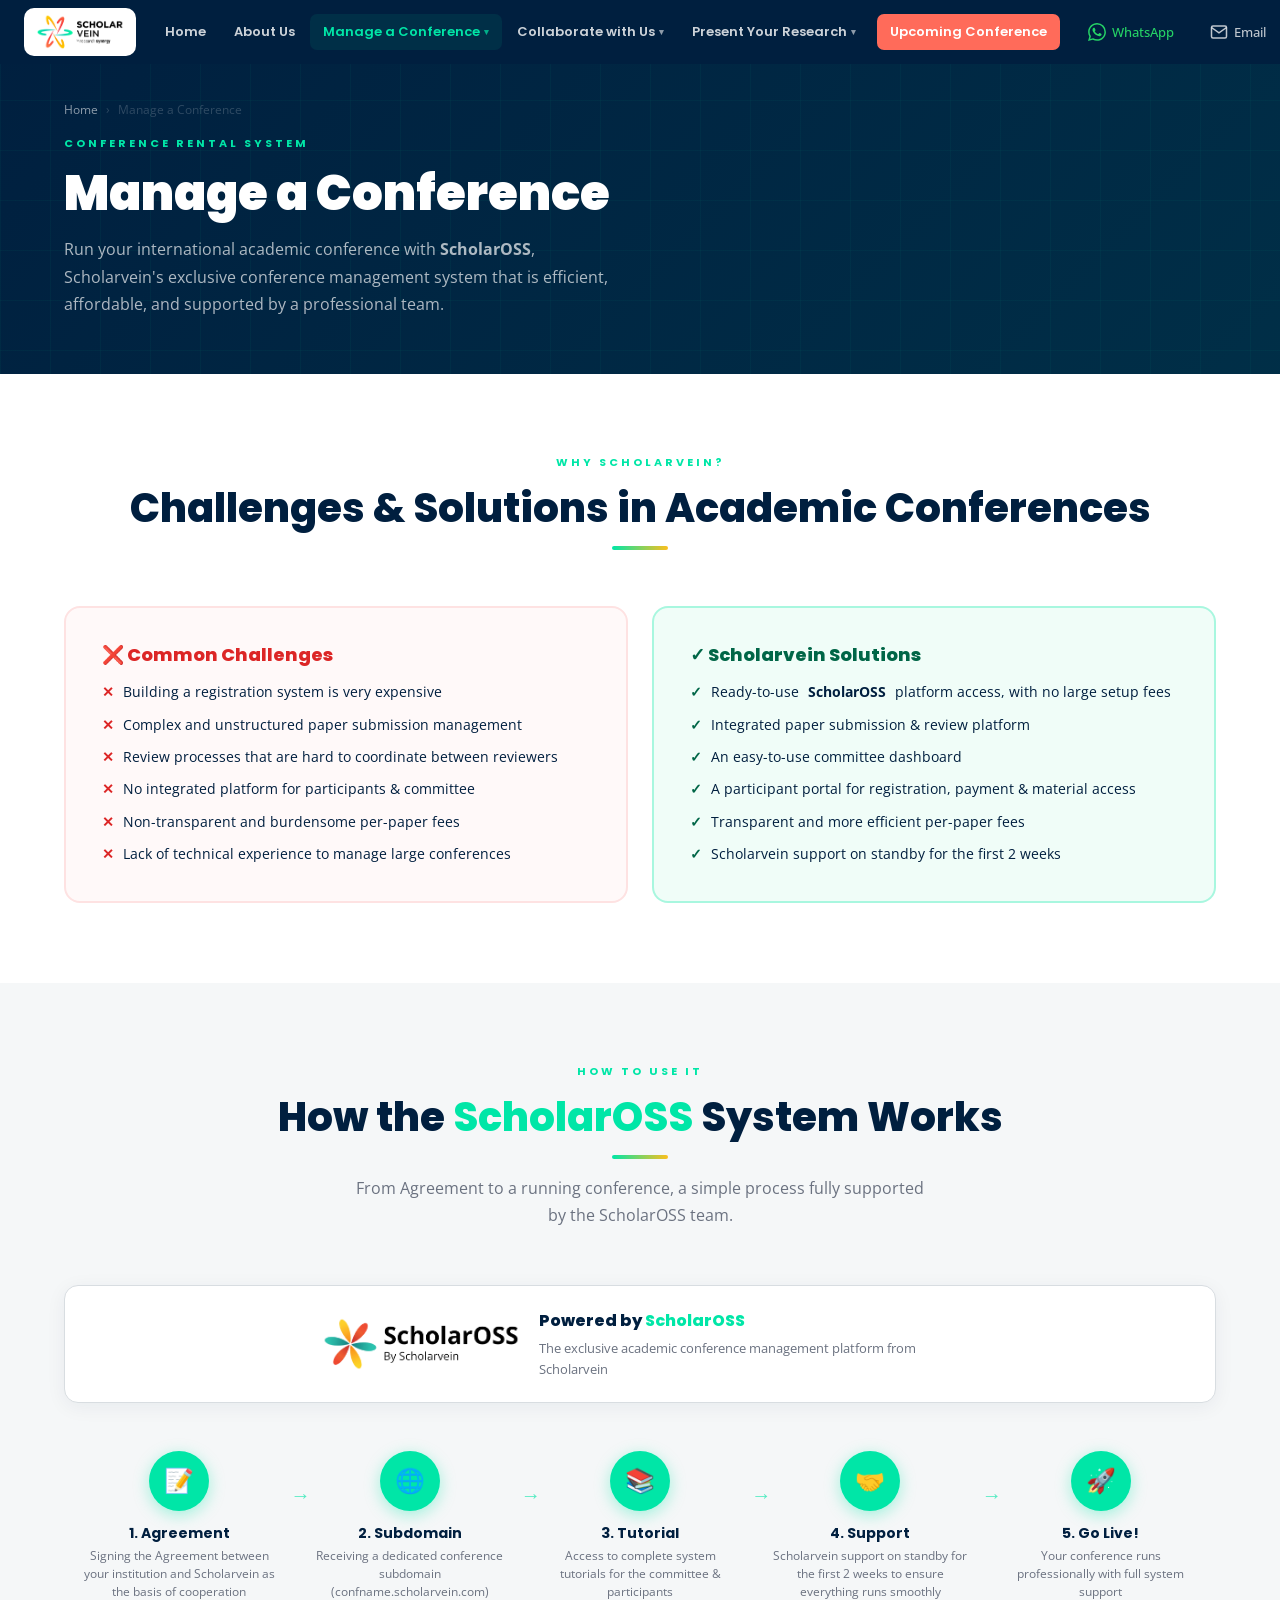
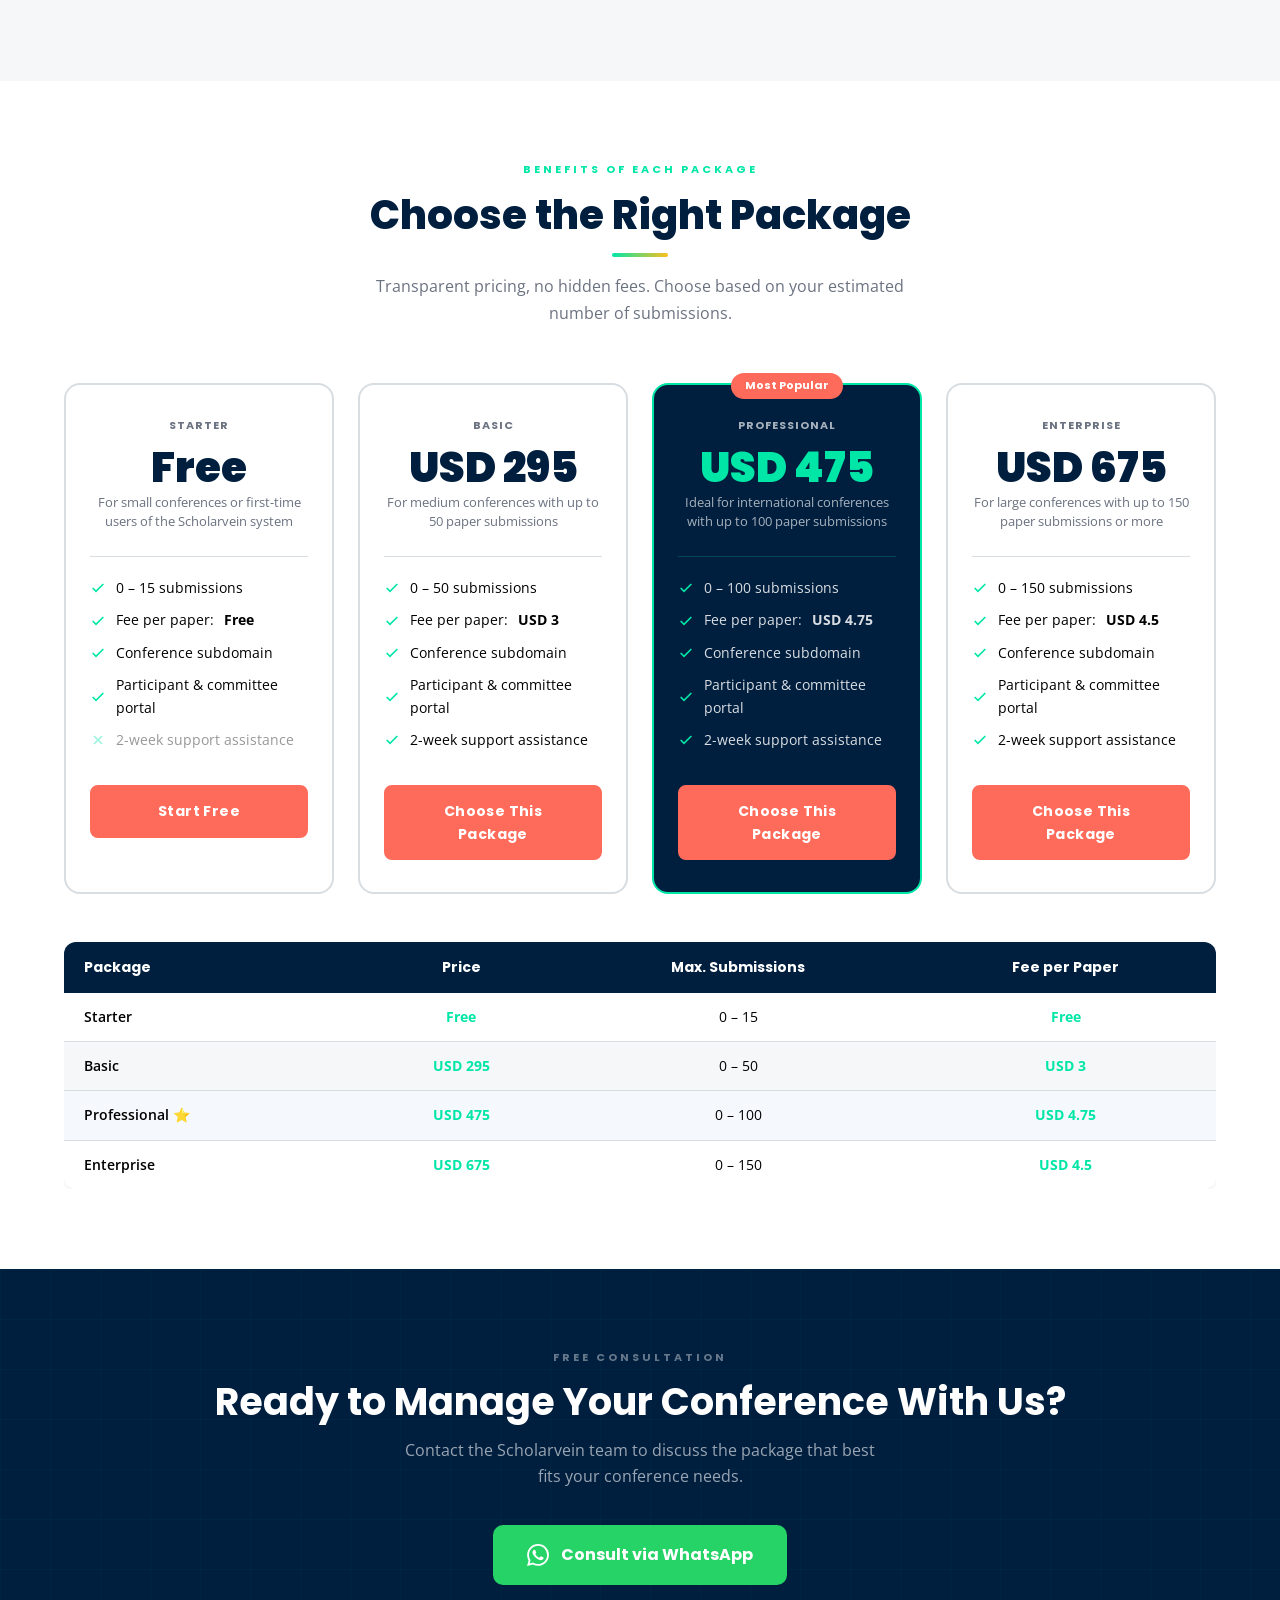
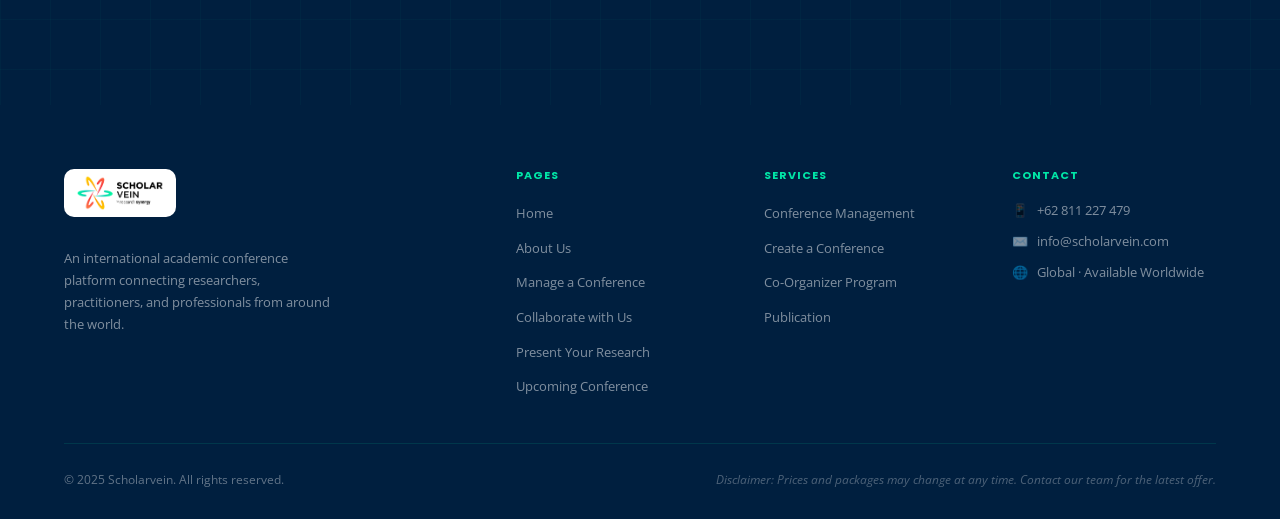
<file: manage.html>
<!DOCTYPE html>
<html lang="en">
<head>
<meta charset="UTF-8">
<meta name="viewport" content="width=device-width, initial-scale=1.0">
<title>Manage a Conference | Scholarvein</title>
<link rel="preconnect" href="https://fonts.googleapis.com">
<link rel="preconnect" href="https://fonts.gstatic.com" crossorigin>
<link href="https://fonts.googleapis.com/css2?family=Poppins:wght@400;500;600;700;800;900&family=Open+Sans:wght@300;400;500;600&display=swap" rel="stylesheet">
<link rel="stylesheet" href="style.css?v=7">
</head>
<body>

<!-- HEADER -->
<header id="topbar">
  <div class="tb-inner">
    <a href="index.html" class="logo"><img class="logo-img" src="assets/scholarvein-logo.png" alt="Scholarvein"></a>
    <nav class="main-nav">
      <a href="index.html" class="nav-link" data-id="Beranda">Home</a>
      <a href="about.html" class="nav-link" data-id="Tentang Kami">About Us</a>
      <div class="nav-item"><a href="manage.html" class="nav-link active" data-id="Kelola Konferensi <span class=&quot;nav-arrow&quot;>▾</span>">Manage a Conference <span class="nav-arrow">▾</span></a><div class="dropdown"><a href="#how-it-works" data-id="Cara Kerja">How It Works</a><a href="#packages" data-id="Paket">Packages</a></div></div>
      <div class="nav-item"><a href="collaborate.html" class="nav-link" data-id="Kolaborasi <span class=&quot;nav-arrow&quot;>▾</span>">Collaborate with Us <span class="nav-arrow">▾</span></a><div class="dropdown"><a href="collaborate.html#create" data-id="Buat Konferensi Berdampak">Create an Impactful Conference</a><a href="collaborate.html#cohost" data-id="Jadi Co-Organizer/Co-Host">Become a Co-Organizer/Co-Host</a><a href="collaborate.html#sponsor" data-id="Jadi Sponsor">Become a Sponsor</a></div></div>
      <div class="nav-item"><a href="present.html" class="nav-link" data-id="Presentasikan Riset <span class=&quot;nav-arrow&quot;>▾</span>">Present Your Research <span class="nav-arrow">▾</span></a><div class="dropdown"><a href="present.html#submit" data-id="Cara Submit">How to Submit</a><a href="present.html#publication" data-id="Peluang Publikasi">Publication Opportunity</a><a href="present.html#testimonials" data-id="Testimoni/Video Presentasi">Testimonials/Presentation Video</a></div></div>
      <a href="https://www.researchsynergy.org/agendas/" target="_blank" rel="noopener" class="nav-link nav-cta" data-id="Konferensi Mendatang">Upcoming Conference</a>
    </nav>
    <div class="tb-right">
      <a href="https://wa.me/62811227479" target="_blank" rel="noopener" class="clink wa"><svg viewBox="0 0 24 24" fill="currentColor"><path d="M17.472 14.382c-.297-.149-1.758-.867-2.03-.967-.273-.099-.471-.148-.67.15-.197.297-.767.966-.94 1.164-.173.199-.347.223-.644.075-.297-.15-1.255-.463-2.39-1.475-.883-.788-1.48-1.761-1.653-2.059-.173-.297-.018-.458.13-.606.134-.133.298-.347.446-.52.149-.174.198-.298.298-.497.099-.198.05-.371-.025-.52-.075-.149-.669-1.612-.916-2.207-.242-.579-.487-.5-.669-.51-.173-.008-.371-.01-.57-.01-.198 0-.52.074-.792.372-.272.297-1.04 1.016-1.04 2.479 0 1.462 1.065 2.875 1.213 3.074.149.198 2.096 3.2 5.077 4.487.709.306 1.262.489 1.694.625.712.227 1.36.195 1.871.118.571-.085 1.758-.719 2.006-1.413.248-.694.248-1.289.173-1.413-.074-.124-.272-.198-.57-.347m-5.421 7.403h-.004a9.87 9.87 0 01-5.031-1.378l-.361-.214-3.741.982.998-3.648-.235-.374a9.86 9.86 0 01-1.51-5.26c.001-5.45 4.436-9.884 9.888-9.884 2.64 0 5.122 1.03 6.988 2.898a9.825 9.825 0 012.893 6.994c-.003 5.45-4.437 9.884-9.885 9.884m8.413-18.297A11.815 11.815 0 0012.05 0C5.495 0 .16 5.335.157 11.892c0 2.096.547 4.142 1.588 5.945L.057 24l6.305-1.654a11.882 11.882 0 005.683 1.448h.005c6.554 0 11.89-5.335 11.893-11.893a11.821 11.821 0 00-3.48-8.413z"/></svg><span class="hide-sm">WhatsApp</span></a>
      <a href="mailto:info@scholarvein.com" class="clink"><svg viewBox="0 0 24 24" fill="none" stroke="currentColor" stroke-width="2"><path d="M4 4h16c1.1 0 2 .9 2 2v12c0 1.1-.9 2-2 2H4c-1.1 0-2-.9-2-2V6c0-1.1.9-2 2-2z"/><polyline points="22,6 12,13 2,6"/></svg><span class="hide-sm">Email</span></a>
    </div>
    <button class="lang-toggle" type="button" aria-label="Ganti ke Bahasa Indonesia">ID</button>
    <button class="hamburger" id="hamburger"><span></span><span></span><span></span></button>
  </div>
</header>
<div class="mobile-nav" id="mobileNav">
  <button class="mobile-nav-close" id="mobileClose">✕</button>
  <button class="lang-toggle lang-toggle-mobile" type="button" aria-label="Ganti ke Bahasa Indonesia">ID</button>
  <a href="index.html" class="mobile-nav-link" data-id="Beranda">Home</a>
  <a href="about.html" class="mobile-nav-link" data-id="Tentang Kami">About Us</a>
  <a href="manage.html" class="mobile-nav-link" data-id="Kelola Konferensi">Manage a Conference</a>
  <a href="#how-it-works" class="mobile-nav-sub" data-id="→ Cara Kerja">→ How It Works</a>
  <a href="#packages" class="mobile-nav-sub" data-id="→ Paket">→ Packages</a>
  <a href="collaborate.html" class="mobile-nav-link" data-id="Kolaborasi">Collaborate with Us</a>
  <a href="present.html" class="mobile-nav-link" data-id="Presentasikan Riset">Present Your Research</a>
  <a href="https://www.researchsynergy.org/agendas/" target="_blank" rel="noopener" class="mobile-nav-link" style="color:var(--accent)" data-id="Konferensi Mendatang">Upcoming Conference</a>
</div>

<!-- PAGE BANNER -->
<section class="page-banner">
  <div class="container">
    <div class="page-banner-inner">
      <div class="breadcrumb"><a href="index.html" data-id="Beranda">Home</a><span>›</span><span data-id="Kelola Konferensi">Manage a Conference</span></div>
      <span class="slabel" data-id="Sistem Sewa Konferensi">Conference Rental System</span>
      <h1 data-id="Kelola Konferensi">Manage a Conference</h1>
      <p data-id="Selenggarakan konferensi akademik internasional Anda menggunakan <strong>ScholarOSS</strong>, sistem manajemen konferensi eksklusif Scholarvein yang efisien, terjangkau, dan didampingi tim profesional.">Run your international academic conference with <strong>ScholarOSS</strong>, Scholarvein's exclusive conference management system that is efficient, affordable, and supported by a professional team.</p>
    </div>
  </div>
</section>

<!-- PROBLEM & SOLUTION -->
<section class="sp" style="background:#fff">
  <div class="container">
    <div class="shead">
      <span class="slabel" data-id="Mengapa Scholarvein?">Why Scholarvein?</span>
      <h2 class="stitle" data-id="Tantangan & Solusi Konferensi Akademik">Challenges & Solutions in Academic Conferences</h2>
      <div class="sdivider"></div>
    </div>
    <div class="prob-sol">
      <div class="prob-block fade-up">
        <h3 data-id="❌ Tantangan Umum">❌ Common Challenges</h3>
        <ul>
          <li data-id="Biaya membangun sistem registrasi sangat mahal">Building a registration system is very expensive</li>
          <li data-id="Manajemen submission makalah yang rumit dan tidak terstruktur">Complex and unstructured paper submission management</li>
          <li data-id="Proses review yang sulit dikoordinasikan antar reviewer">Review processes that are hard to coordinate between reviewers</li>
          <li data-id="Tidak ada platform terintegrasi untuk peserta & panitia">No integrated platform for participants & committee</li>
          <li data-id="Biaya per paper yang tidak transparan dan memberatkan">Non-transparent and burdensome per-paper fees</li>
          <li data-id="Kurangnya pengalaman teknis untuk mengelola konferensi besar">Lack of technical experience to manage large conferences</li>
        </ul>
      </div>
      <div class="sol-block fade-up">
        <h3 data-id="✓ Solusi Scholarvein">✓ Scholarvein Solutions</h3>
        <ul>
          <li data-id="Akses platform <strong>ScholarOSS</strong> siap pakai, tanpa biaya setup besar">Ready-to-use <strong>ScholarOSS</strong> platform access, with no large setup fees</li>
          <li data-id="Platform submission & review makalah terintegrasi">Integrated paper submission & review platform</li>
          <li data-id="Dashboard panitia yang mudah digunakan">An easy-to-use committee dashboard</li>
          <li data-id="Portal peserta untuk registrasi, payment & akses materi">A participant portal for registration, payment & material access</li>
          <li data-id="Biaya per paper transparan & lebih efisien">Transparent and more efficient per-paper fees</li>
          <li data-id="CS Scholarvein standby mendampingi selama 2 minggu pertama">Scholarvein support on standby for the first 2 weeks</li>
        </ul>
      </div>
    </div>
  </div>
</section>

<!-- HOW IT WORKS -->
<section id="how-it-works" class="sp" style="background:var(--light)">
  <div class="container">
    <div class="shead">
      <span class="slabel" data-id="Alur Penggunaan">How to Use It</span>
      <h2 class="stitle" data-id="Cara Kerja Sistem <span style=&quot;color:var(--royal)&quot;>ScholarOSS</span>">How the <span style="color:var(--royal)">ScholarOSS</span> System Works</h2>
      <div class="sdivider"></div>
      <p class="ssub" data-id="Dari Agreement hingga konferensi berjalan, proses yang sederhana dan didampingi penuh oleh tim ScholarOSS.">From Agreement to a running conference, a simple process fully supported by the ScholarOSS team.</p>
    </div>

    <!-- ScholarOSS Badge -->
    <div style="display:flex;align-items:center;justify-content:center;gap:18px;background:#fff;border-radius:14px;padding:22px 32px;margin-bottom:48px;border:1px solid var(--border);box-shadow:0 4px 20px rgba(0,31,63,.06);flex-wrap:wrap;text-align:left">
      <img src="assets/scholaross-logo.png" alt="ScholarOSS by Scholarvein" style="height:56px;width:auto;flex-shrink:0">
      <div style="max-width:420px">
        <div style="font-family:'Poppins',sans-serif;font-weight:800;font-size:16px;color:var(--navy)" data-id="Didukung oleh <span style=&quot;color:var(--royal)&quot;>ScholarOSS</span>">Powered by <span style="color:var(--royal)">ScholarOSS</span></div>
        <div style="font-size:13px;color:var(--muted);margin-top:4px" data-id="Platform manajemen konferensi akademik eksklusif dari Scholarvein">The exclusive academic conference management platform from Scholarvein</div>
      </div>
    </div>

    <div class="flow-steps fade-up">
      <div class="flow-step">
        <div class="flow-icon">📝</div>
        <h4 data-id="1. Agreement">1. Agreement</h4>
        <p data-id="Penandatanganan Agreement antara institusi Anda dengan Scholarvein sebagai dasar kerja sama">Signing the Agreement between your institution and Scholarvein as the basis of cooperation</p>
      </div>
      <div class="flow-step">
        <div class="flow-icon">🌐</div>
        <h4 data-id="2. Subdomain">2. Subdomain</h4>
        <p data-id="Mendapatkan subdomain konferensi khusus (namakonf.scholarvein.com)">Receiving a dedicated conference subdomain (confname.scholarvein.com)</p>
      </div>
      <div class="flow-step">
        <div class="flow-icon">📚</div>
        <h4 data-id="3. Tutorial">3. Tutorial</h4>
        <p data-id="Akses tutorial lengkap penggunaan sistem untuk panitia & peserta">Access to complete system tutorials for the committee & participants</p>
      </div>
      <div class="flow-step">
        <div class="flow-icon">🤝</div>
        <h4 data-id="4. Pendampingan">4. Support</h4>
        <p data-id="CS Scholarvein standby selama 2 minggu pertama untuk memastikan kelancaran">Scholarvein support on standby for the first 2 weeks to ensure everything runs smoothly</p>
      </div>
      <div class="flow-step">
        <div class="flow-icon">🚀</div>
        <h4 data-id="5. Tayang!">5. Go Live!</h4>
        <p data-id="Konferensi Anda berjalan profesional dengan dukungan sistem penuh">Your conference runs professionally with full system support</p>
      </div>
    </div>
  </div>
</section>

<!-- PACKAGES / PRICING -->
<section id="packages" class="sp" style="background:#fff">
  <div class="container">
    <div class="shead">
      <span class="slabel" data-id="Benefit Setiap Package">Benefits of Each Package</span>
      <h2 class="stitle" data-id="Pilih Paket yang Sesuai">Choose the Right Package</h2>
      <div class="sdivider"></div>
      <p class="ssub" data-id="Harga transparan, tidak ada biaya tersembunyi. Pilih sesuai estimasi jumlah submission Anda.">Transparent pricing, no hidden fees. Choose based on your estimated number of submissions.</p>
    </div>
    <div class="pricing-grid">

      <!-- FREE -->
      <div class="price-card fade-up">
        <div class="price-lbl">Starter</div>
        <div class="price-amount" data-id="Gratis">Free</div>
        <div class="price-desc" data-id="Untuk konferensi kecil atau pertama kali mencoba sistem Scholarvein">For small conferences or first-time users of the Scholarvein system</div>
        <div class="price-divider"></div>
        <div class="price-feature"><svg viewBox="0 0 24 24" fill="none" stroke="currentColor" stroke-width="2.5"><path d="M20 6L9 17l-5-5"/></svg>0 – 15 submissions</div>
        <div class="price-feature"><svg viewBox="0 0 24 24" fill="none" stroke="currentColor" stroke-width="2.5"><path d="M20 6L9 17l-5-5"/></svg>Fee per paper: <strong data-id="Gratis">Free</strong></div>
        <div class="price-feature"><svg viewBox="0 0 24 24" fill="none" stroke="currentColor" stroke-width="2.5"><path d="M20 6L9 17l-5-5"/></svg><span data-id="Subdomain konferensi">Conference subdomain</span></div>
        <div class="price-feature"><svg viewBox="0 0 24 24" fill="none" stroke="currentColor" stroke-width="2.5"><path d="M20 6L9 17l-5-5"/></svg><span data-id="Portal peserta &amp; panitia">Participant &amp; committee portal</span></div>
        <div class="price-feature" style="opacity:.4"><svg viewBox="0 0 24 24" fill="none" stroke="currentColor" stroke-width="2.5"><path d="M18 6L6 18M6 6l12 12"/></svg><span data-id="Pendampingan CS 2 minggu">2-week support assistance</span></div>
        <a href="https://wa.me/62811227479?text=Hello,%20I%20am%20interested%20in%20the%20Free%20package%20for%20managing%20a%20conference." target="_blank" class="btn btn-primary" style="width:100%;margin-top:24px;justify-content:center" data-id="Mulai Gratis">Start Free</a>
      </div>

      <!-- USD 295 -->
      <div class="price-card fade-up">
        <div class="price-lbl">Basic</div>
        <div class="price-amount">USD 295</div>
        <div class="price-desc" data-id="Untuk konferensi menengah dengan submission hingga 50 makalah">For medium conferences with up to 50 paper submissions</div>
        <div class="price-divider"></div>
        <div class="price-feature"><svg viewBox="0 0 24 24" fill="none" stroke="currentColor" stroke-width="2.5"><path d="M20 6L9 17l-5-5"/></svg>0 – 50 submissions</div>
        <div class="price-feature"><svg viewBox="0 0 24 24" fill="none" stroke="currentColor" stroke-width="2.5"><path d="M20 6L9 17l-5-5"/></svg>Fee per paper: <strong>USD 3</strong></div>
        <div class="price-feature"><svg viewBox="0 0 24 24" fill="none" stroke="currentColor" stroke-width="2.5"><path d="M20 6L9 17l-5-5"/></svg><span data-id="Subdomain konferensi">Conference subdomain</span></div>
        <div class="price-feature"><svg viewBox="0 0 24 24" fill="none" stroke="currentColor" stroke-width="2.5"><path d="M20 6L9 17l-5-5"/></svg><span data-id="Portal peserta &amp; panitia">Participant &amp; committee portal</span></div>
        <div class="price-feature"><svg viewBox="0 0 24 24" fill="none" stroke="currentColor" stroke-width="2.5"><path d="M20 6L9 17l-5-5"/></svg><span data-id="Pendampingan CS 2 minggu">2-week support assistance</span></div>
        <a href="https://wa.me/62811227479?text=Hello,%20I%20am%20interested%20in%20the%20Basic%20package%20(USD%20295)%20for%20managing%20a%20conference." target="_blank" class="btn btn-primary" style="width:100%;margin-top:24px;justify-content:center" data-id="Pilih Paket Ini">Choose This Package</a>
      </div>

      <!-- USD 475 FEATURED -->
      <div class="price-card featured fade-up">
        <div class="price-badge" data-id="Paling Populer">Most Popular</div>
        <div class="price-lbl">Professional</div>
        <div class="price-amount">USD 475</div>
        <div class="price-desc" data-id="Ideal untuk konferensi internasional dengan submission hingga 100 makalah">Ideal for international conferences with up to 100 paper submissions</div>
        <div class="price-divider"></div>
        <div class="price-feature"><svg viewBox="0 0 24 24" fill="none" stroke="currentColor" stroke-width="2.5"><path d="M20 6L9 17l-5-5"/></svg>0 – 100 submissions</div>
        <div class="price-feature"><svg viewBox="0 0 24 24" fill="none" stroke="currentColor" stroke-width="2.5"><path d="M20 6L9 17l-5-5"/></svg>Fee per paper: <strong>USD 4.75</strong></div>
        <div class="price-feature"><svg viewBox="0 0 24 24" fill="none" stroke="currentColor" stroke-width="2.5"><path d="M20 6L9 17l-5-5"/></svg><span data-id="Subdomain konferensi">Conference subdomain</span></div>
        <div class="price-feature"><svg viewBox="0 0 24 24" fill="none" stroke="currentColor" stroke-width="2.5"><path d="M20 6L9 17l-5-5"/></svg><span data-id="Portal peserta &amp; panitia">Participant &amp; committee portal</span></div>
        <div class="price-feature"><svg viewBox="0 0 24 24" fill="none" stroke="currentColor" stroke-width="2.5"><path d="M20 6L9 17l-5-5"/></svg><span data-id="Pendampingan CS 2 minggu">2-week support assistance</span></div>
        <a href="https://wa.me/62811227479?text=Hello,%20I%20am%20interested%20in%20the%20Professional%20package%20(USD%20475)%20for%20managing%20a%20conference." target="_blank" class="btn btn-primary" style="width:100%;margin-top:24px;justify-content:center;background:var(--accent);border-color:var(--accent)" data-id="Pilih Paket Ini">Choose This Package</a>
      </div>

      <!-- USD 675 -->
      <div class="price-card fade-up">
        <div class="price-lbl">Enterprise</div>
        <div class="price-amount">USD 675</div>
        <div class="price-desc" data-id="Untuk konferensi besar dengan submission hingga 150 makalah atau lebih">For large conferences with up to 150 paper submissions or more</div>
        <div class="price-divider"></div>
        <div class="price-feature"><svg viewBox="0 0 24 24" fill="none" stroke="currentColor" stroke-width="2.5"><path d="M20 6L9 17l-5-5"/></svg>0 – 150 submissions</div>
        <div class="price-feature"><svg viewBox="0 0 24 24" fill="none" stroke="currentColor" stroke-width="2.5"><path d="M20 6L9 17l-5-5"/></svg>Fee per paper: <strong>USD 4.5</strong></div>
        <div class="price-feature"><svg viewBox="0 0 24 24" fill="none" stroke="currentColor" stroke-width="2.5"><path d="M20 6L9 17l-5-5"/></svg><span data-id="Subdomain konferensi">Conference subdomain</span></div>
        <div class="price-feature"><svg viewBox="0 0 24 24" fill="none" stroke="currentColor" stroke-width="2.5"><path d="M20 6L9 17l-5-5"/></svg><span data-id="Portal peserta &amp; panitia">Participant &amp; committee portal</span></div>
        <div class="price-feature"><svg viewBox="0 0 24 24" fill="none" stroke="currentColor" stroke-width="2.5"><path d="M20 6L9 17l-5-5"/></svg><span data-id="Pendampingan CS 2 minggu">2-week support assistance</span></div>
        <a href="https://wa.me/62811227479?text=Hello,%20I%20am%20interested%20in%20the%20Enterprise%20package%20(USD%20675)%20for%20managing%20a%20conference." target="_blank" class="btn btn-primary" style="width:100%;margin-top:24px;justify-content:center" data-id="Pilih Paket Ini">Choose This Package</a>
      </div>

    </div>

    <!-- Pricing Summary Table -->
    <div style="margin-top:48px;overflow-x:auto">
      <table style="width:100%;border-collapse:collapse;font-size:14px;background:#fff;border-radius:12px;overflow:hidden;box-shadow:var(--shadow-sm)">
        <thead>
          <tr style="background:var(--navy);color:#fff;font-family:'Poppins',sans-serif;font-weight:700">
            <th style="padding:14px 20px;text-align:left" data-id="Paket">Package</th>
            <th style="padding:14px 20px;text-align:center" data-id="Harga">Price</th>
            <th style="padding:14px 20px;text-align:center" data-id="Maks. Submission">Max. Submissions</th>
            <th style="padding:14px 20px;text-align:center">Fee per Paper</th>
          </tr>
        </thead>
        <tbody>
          <tr style="border-bottom:1px solid var(--border)"><td style="padding:13px 20px;font-weight:600">Starter</td><td style="padding:13px 20px;text-align:center;color:var(--royal);font-weight:700" data-id="Gratis">Free</td><td style="padding:13px 20px;text-align:center">0 – 15</td><td style="padding:13px 20px;text-align:center;color:var(--royal);font-weight:700">Free</td></tr>
          <tr style="border-bottom:1px solid var(--border);background:var(--light)"><td style="padding:13px 20px;font-weight:600">Basic</td><td style="padding:13px 20px;text-align:center;color:var(--royal);font-weight:700">USD 295</td><td style="padding:13px 20px;text-align:center">0 – 50</td><td style="padding:13px 20px;text-align:center;color:var(--royal);font-weight:700">USD 3</td></tr>
          <tr style="border-bottom:1px solid var(--border);background:rgba(0,82,204,.04)"><td style="padding:13px 20px;font-weight:600">Professional ⭐</td><td style="padding:13px 20px;text-align:center;color:var(--royal);font-weight:700">USD 475</td><td style="padding:13px 20px;text-align:center">0 – 100</td><td style="padding:13px 20px;text-align:center;color:var(--royal);font-weight:700">USD 4.75</td></tr>
          <tr><td style="padding:13px 20px;font-weight:600">Enterprise</td><td style="padding:13px 20px;text-align:center;color:var(--royal);font-weight:700">USD 675</td><td style="padding:13px 20px;text-align:center">0 – 150</td><td style="padding:13px 20px;text-align:center;color:var(--royal);font-weight:700">USD 4.5</td></tr>
        </tbody>
      </table>
    </div>
  </div>
</section>

<!-- CTA -->
<section id="wacta">
  <div class="container">
    <div class="wacta-inner">
      <span class="slabel" style="color:rgba(255,255,255,.4)" data-id="Konsultasi Gratis">Free Consultation</span>
      <h2 data-id="Siap Mengelola Konferensi Anda Bersama Kami?">Ready to Manage Your Conference With Us?</h2>
      <p data-id="Hubungi tim Scholarvein untuk diskusi paket yang paling sesuai dengan kebutuhan konferensi Anda.">Contact the Scholarvein team to discuss the package that best fits your conference needs.</p>
      <div><a href="https://wa.me/62811227479?text=Hello,%20I%20would%20like%20to%20know%20more%20about%20managing%20a%20conference%20with%20Scholarvein." target="_blank" class="wa-main"><svg width="22" height="22" viewBox="0 0 24 24" fill="currentColor"><path d="M17.472 14.382c-.297-.149-1.758-.867-2.03-.967-.273-.099-.471-.148-.67.15-.197.297-.767.966-.94 1.164-.173.199-.347.223-.644.075-.297-.15-1.255-.463-2.39-1.475-.883-.788-1.48-1.761-1.653-2.059-.173-.297-.018-.458.13-.606.134-.133.298-.347.446-.52.149-.174.198-.298.298-.497.099-.198.05-.371-.025-.52-.075-.149-.669-1.612-.916-2.207-.242-.579-.487-.5-.669-.51-.173-.008-.371-.01-.57-.01-.198 0-.52.074-.792.372-.272.297-1.04 1.016-1.04 2.479 0 1.462 1.065 2.875 1.213 3.074.149.198 2.096 3.2 5.077 4.487.709.306 1.262.489 1.694.625.712.227 1.36.195 1.871.118.571-.085 1.758-.719 2.006-1.413.248-.694.248-1.289.173-1.413-.074-.124-.272-.198-.57-.347m-5.421 7.403h-.004a9.87 9.87 0 01-5.031-1.378l-.361-.214-3.741.982.998-3.648-.235-.374a9.86 9.86 0 01-1.51-5.26c.001-5.45 4.436-9.884 9.888-9.884 2.64 0 5.122 1.03 6.988 2.898a9.825 9.825 0 012.893 6.994c-.003 5.45-4.437 9.884-9.885 9.884m8.413-18.297A11.815 11.815 0 0012.05 0C5.495 0 .16 5.335.157 11.892c0 2.096.547 4.142 1.588 5.945L.057 24l6.305-1.654a11.882 11.882 0 005.683 1.448h.005c6.554 0 11.89-5.335 11.893-11.893a11.821 11.821 0 00-3.48-8.413z"/></svg><span data-id="Konsultasi via WhatsApp">Consult via WhatsApp</span></a></div>
    </div>
  </div>
</section>

<!-- FOOTER -->
<footer id="footer"><div class="container"><div class="footer-grid"><div class="fbrand"><div class="logo"><img class="logo-img" src="assets/scholarvein-logo.png" alt="Scholarvein"></div><p data-id="Platform konferensi akademik internasional yang menghubungkan peneliti, praktisi, dan profesional dari seluruh dunia.">An international academic conference platform connecting researchers, practitioners, and professionals from around the world.</p></div><div class="fcol"><h4 data-id="Halaman">Pages</h4><ul class="flinks"><li><a href="index.html" data-id="Beranda">Home</a></li><li><a href="about.html" data-id="Tentang Kami">About Us</a></li><li><a href="manage.html" data-id="Kelola Konferensi">Manage a Conference</a></li><li><a href="collaborate.html" data-id="Kolaborasi">Collaborate with Us</a></li><li><a href="present.html" data-id="Presentasikan Riset">Present Your Research</a></li><li><a href="https://www.researchsynergy.org/agendas/" target="_blank" rel="noopener" data-id="Konferensi Mendatang">Upcoming Conference</a></li></ul></div><div class="fcol"><h4 data-id="Layanan">Services</h4><ul class="flinks"><li><a href="manage.html" data-id="Manajemen Konferensi">Conference Management</a></li><li><a href="collaborate.html#create" data-id="Buat Konferensi">Create a Conference</a></li><li><a href="collaborate.html#cohost" data-id="Program Co-Organizer">Co-Organizer Program</a></li><li><a href="present.html#publication" data-id="Publikasi">Publication</a></li></ul></div><div class="fcol"><h4 data-id="Kontak">Contact</h4><div class="fcontact">📱 <a href="https://wa.me/62811227479">+62 811 227 479</a></div><div class="fcontact">✉️ <a href="mailto:info@scholarvein.com">info@scholarvein.com</a></div><div class="fcontact">🌐 <span data-id="Global · Tersedia di Seluruh Dunia">Global · Available Worldwide</span></div></div></div><div class="fbottom"><div class="fcopy" data-id="© 2025 Scholarvein. Hak cipta dilindungi.">© 2025 Scholarvein. All rights reserved.</div><div class="fdisc" data-id="Disclaimer: Harga dan paket dapat berubah sewaktu-waktu. Hubungi tim kami untuk mendapatkan penawaran terkini.">Disclaimer: Prices and packages may change at any time. Contact our team for the latest offer.</div></div></div></footer>

<script>
const tb=document.getElementById('topbar');
window.addEventListener('scroll',()=>tb.classList.toggle('scrolled',window.scrollY>20));
document.getElementById('hamburger').onclick=()=>document.getElementById('mobileNav').classList.add('open');
document.getElementById('mobileClose').onclick=()=>document.getElementById('mobileNav').classList.remove('open');
const io=new IntersectionObserver(entries=>{entries.forEach(e=>{if(e.isIntersecting){e.target.classList.add('visible');io.unobserve(e.target);}});},{threshold:.1});
document.querySelectorAll('.fade-up').forEach(el=>io.observe(el));
document.querySelectorAll('a[href^="#"]').forEach(a=>{a.addEventListener('click',e=>{const h=a.getAttribute('href');const t=document.querySelector(h);if(t){e.preventDefault();window.scrollTo({top:t.getBoundingClientRect().top+scrollY-72,behavior:'smooth'});}});});
</script>
<script src="lang.js?v=2"></script>
</body>
</html>
</file>
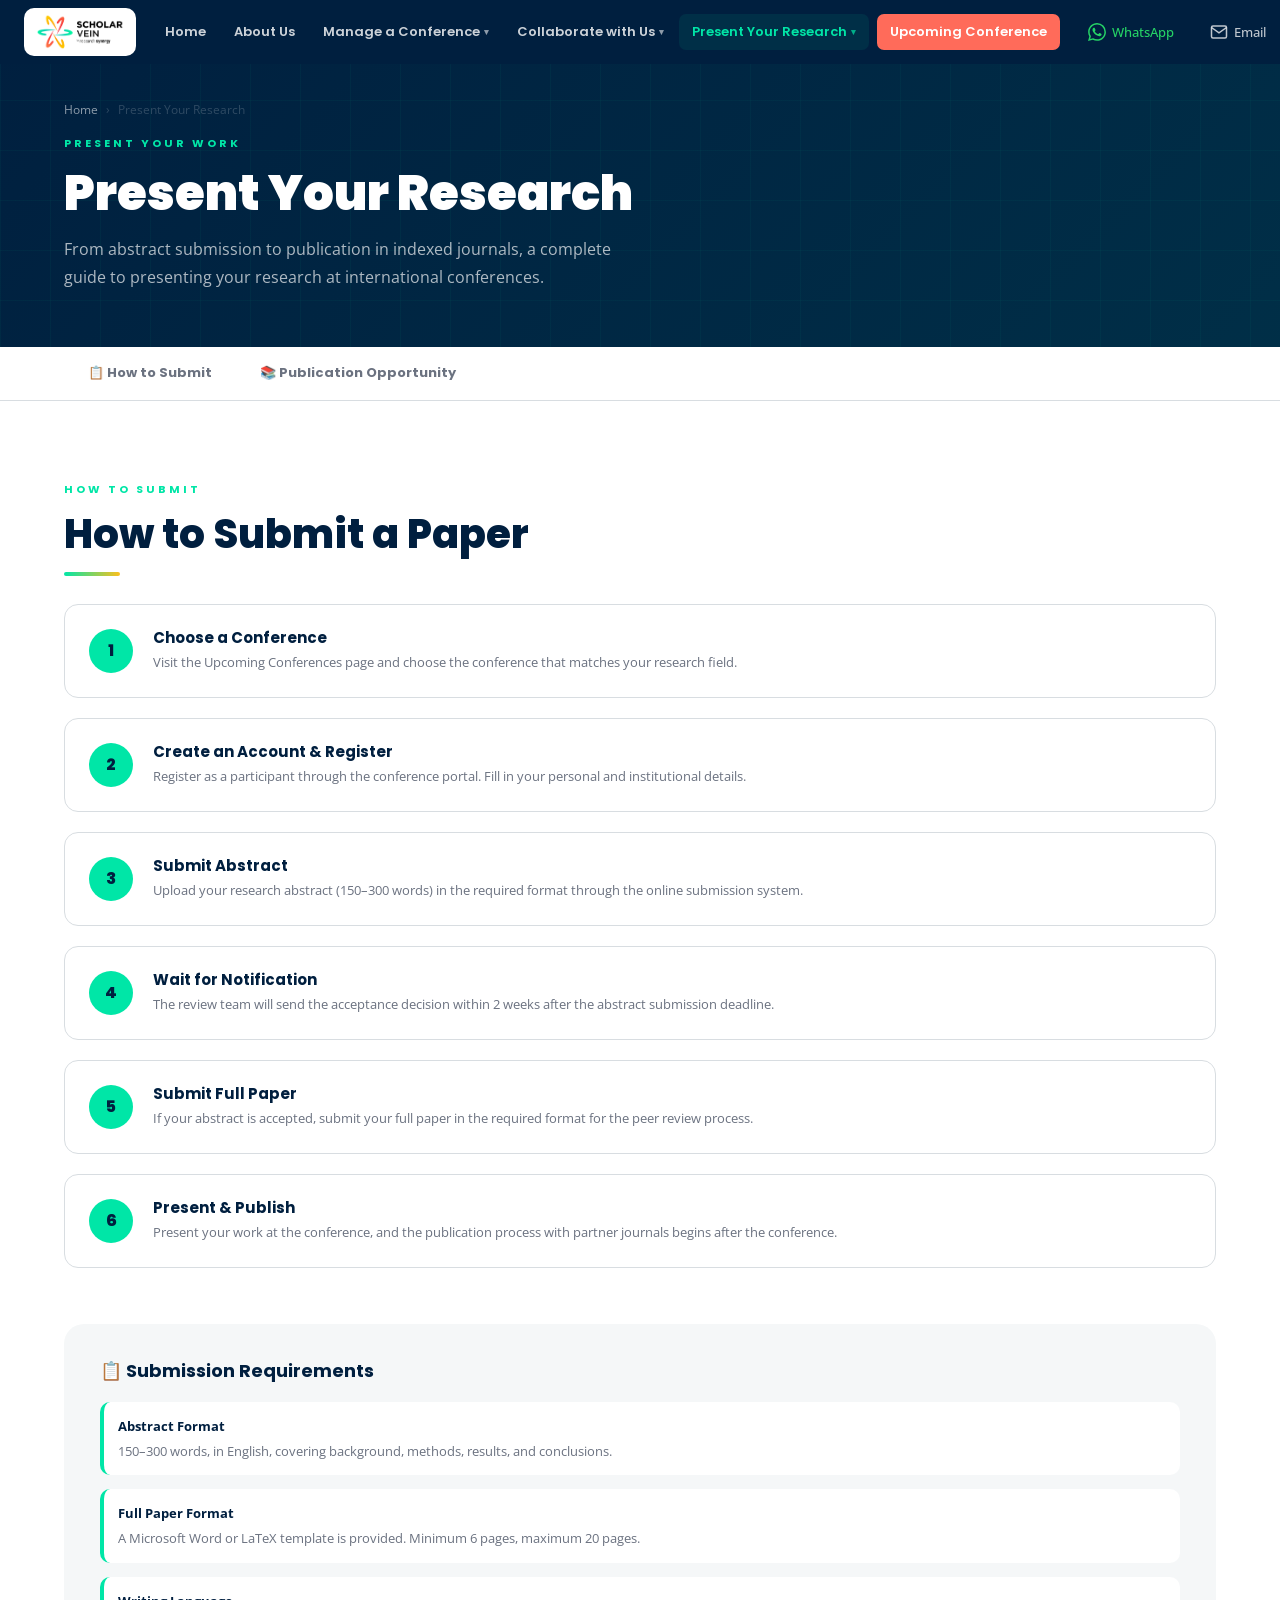
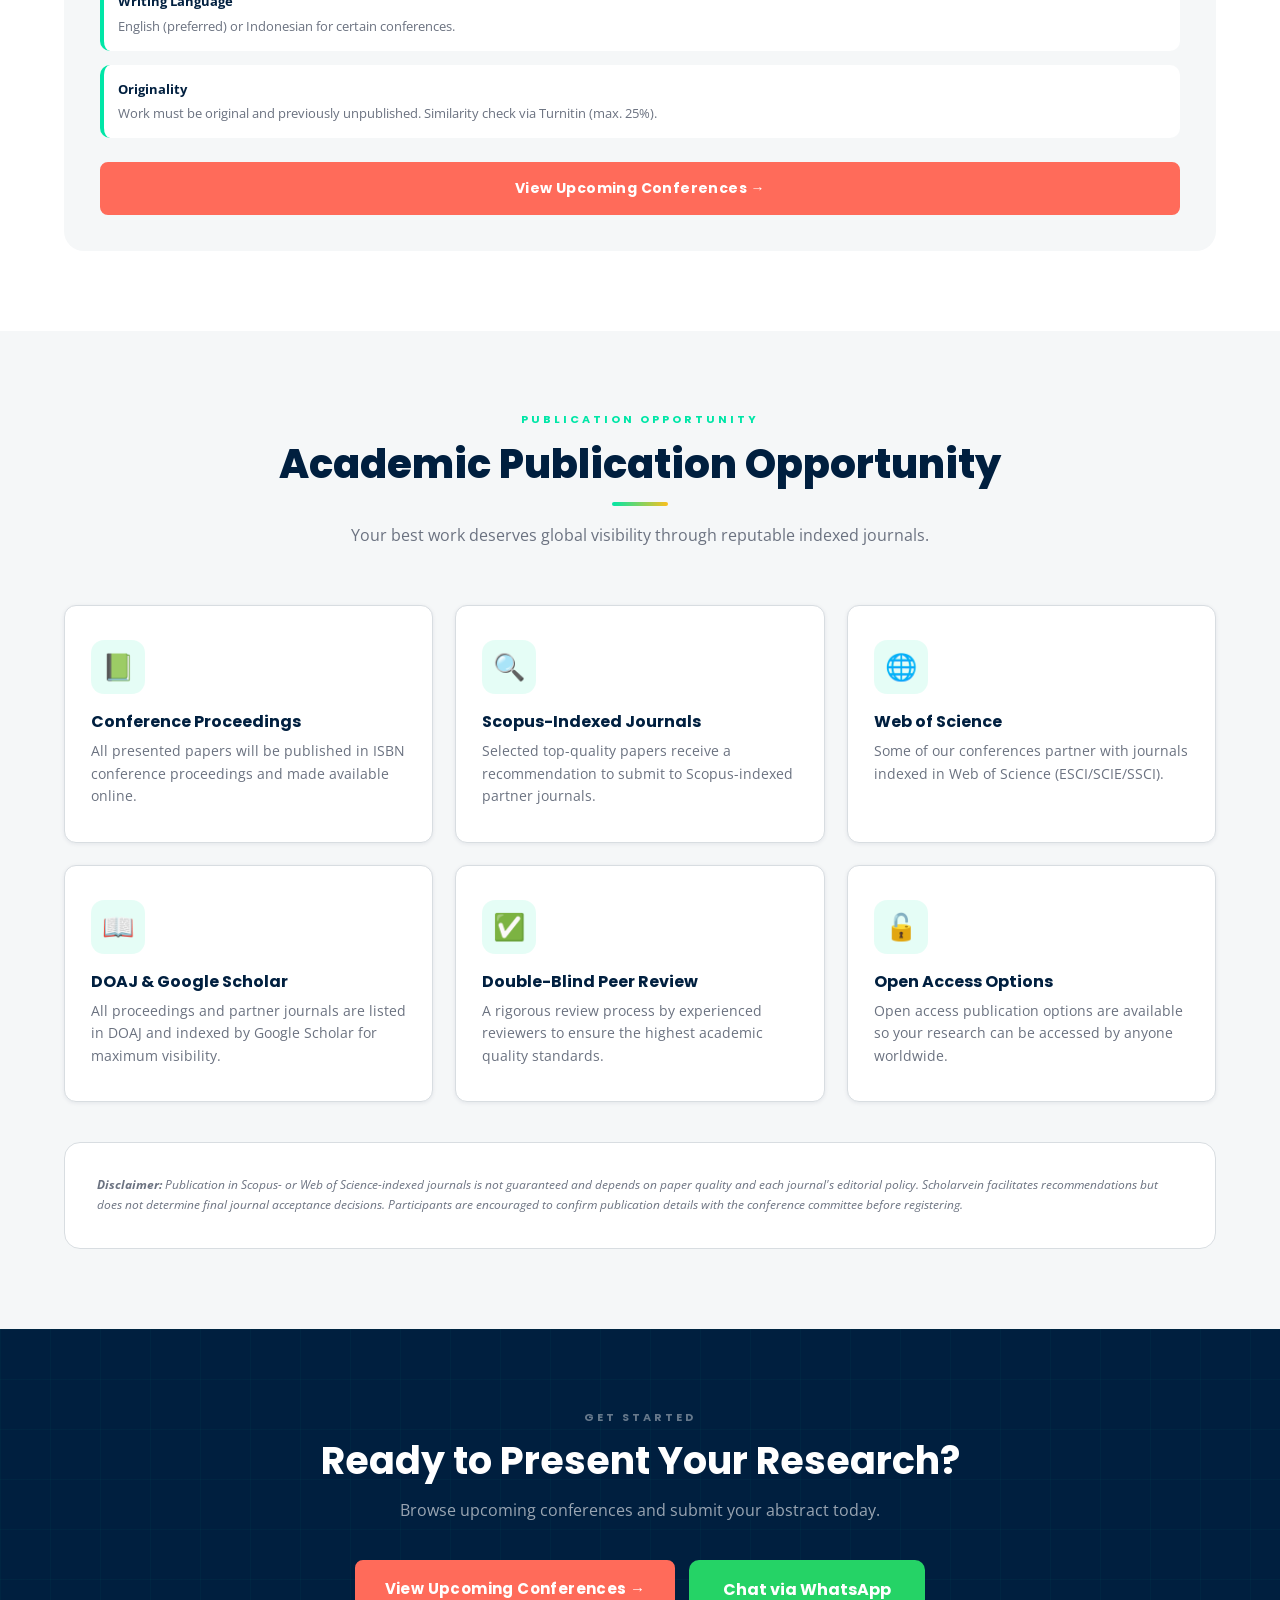
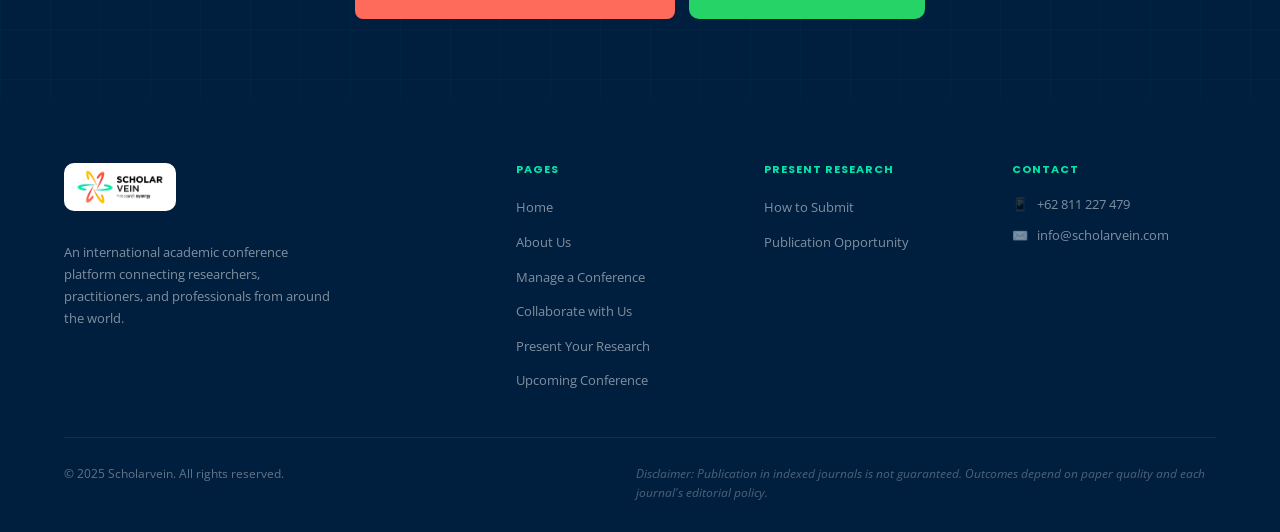
<file: present.html>
<!DOCTYPE html>
<html lang="en">
<head>
<meta charset="UTF-8"><meta name="viewport" content="width=device-width, initial-scale=1.0">
<title>Present Your Research | Scholarvein</title>
<link rel="preconnect" href="https://fonts.googleapis.com"><link rel="preconnect" href="https://fonts.gstatic.com" crossorigin>
<link href="https://fonts.googleapis.com/css2?family=Poppins:wght@400;500;600;700;800;900&family=Open+Sans:wght@300;400;500;600&display=swap" rel="stylesheet">
<link rel="stylesheet" href="style.css?v=7">
</head>
<body>
<header id="topbar">
  <div class="tb-inner">
    <a href="index.html" class="logo"><img class="logo-img" src="assets/scholarvein-logo.png" alt="Scholarvein"></a>
    <nav class="main-nav">
      <a href="index.html" class="nav-link" data-id="Beranda">Home</a><a href="about.html" class="nav-link" data-id="Tentang Kami">About Us</a>
      <div class="nav-item"><a href="manage.html" class="nav-link" data-id="Kelola Konferensi <span class=&quot;nav-arrow&quot;>▾</span>">Manage a Conference <span class="nav-arrow">▾</span></a><div class="dropdown"><a href="manage.html#how-it-works" data-id="Cara Kerja">How It Works</a><a href="manage.html#packages" data-id="Paket">Packages</a></div></div>
      <div class="nav-item"><a href="collaborate.html" class="nav-link" data-id="Kolaborasi <span class=&quot;nav-arrow&quot;>▾</span>">Collaborate with Us <span class="nav-arrow">▾</span></a><div class="dropdown"><a href="collaborate.html#create" data-id="Buat Konferensi Berdampak">Create an Impactful Conference</a><a href="collaborate.html#cohost" data-id="Jadi Co-Organizer/Co-Host">Become a Co-Organizer/Co-Host</a><a href="collaborate.html#sponsor" data-id="Jadi Sponsor">Become a Sponsor</a></div></div>
      <div class="nav-item"><a href="present.html" class="nav-link active" data-id="Presentasikan Riset <span class=&quot;nav-arrow&quot;>▾</span>">Present Your Research <span class="nav-arrow">▾</span></a><div class="dropdown"><a href="#submit" data-id="Cara Submit">How to Submit</a><a href="#publication" data-id="Peluang Publikasi">Publication Opportunity</a></div></div>
      <a href="https://www.researchsynergy.org/agendas/" target="_blank" rel="noopener" class="nav-link nav-cta" data-id="Konferensi Mendatang">Upcoming Conference</a>
    </nav>
    <div class="tb-right">
      <a href="https://wa.me/62811227479" target="_blank" rel="noopener" class="clink wa"><svg viewBox="0 0 24 24" fill="currentColor"><path d="M17.472 14.382c-.297-.149-1.758-.867-2.03-.967-.273-.099-.471-.148-.67.15-.197.297-.767.966-.94 1.164-.173.199-.347.223-.644.075-.297-.15-1.255-.463-2.39-1.475-.883-.788-1.48-1.761-1.653-2.059-.173-.297-.018-.458.13-.606.134-.133.298-.347.446-.52.149-.174.198-.298.298-.497.099-.198.05-.371-.025-.52-.075-.149-.669-1.612-.916-2.207-.242-.579-.487-.5-.669-.51-.173-.008-.371-.01-.57-.01-.198 0-.52.074-.792.372-.272.297-1.04 1.016-1.04 2.479 0 1.462 1.065 2.875 1.213 3.074.149.198 2.096 3.2 5.077 4.487.709.306 1.262.489 1.694.625.712.227 1.36.195 1.871.118.571-.085 1.758-.719 2.006-1.413.248-.694.248-1.289.173-1.413-.074-.124-.272-.198-.57-.347m-5.421 7.403h-.004a9.87 9.87 0 01-5.031-1.378l-.361-.214-3.741.982.998-3.648-.235-.374a9.86 9.86 0 01-1.51-5.26c.001-5.45 4.436-9.884 9.888-9.884 2.64 0 5.122 1.03 6.988 2.898a9.825 9.825 0 012.893 6.994c-.003 5.45-4.437 9.884-9.885 9.884m8.413-18.297A11.815 11.815 0 0012.05 0C5.495 0 .16 5.335.157 11.892c0 2.096.547 4.142 1.588 5.945L.057 24l6.305-1.654a11.882 11.882 0 005.683 1.448h.005c6.554 0 11.89-5.335 11.893-11.893a11.821 11.821 0 00-3.48-8.413z"/></svg><span class="hide-sm">WhatsApp</span></a>
      <a href="mailto:info@scholarvein.com" class="clink"><svg viewBox="0 0 24 24" fill="none" stroke="currentColor" stroke-width="2"><path d="M4 4h16c1.1 0 2 .9 2 2v12c0 1.1-.9 2-2 2H4c-1.1 0-2-.9-2-2V6c0-1.1.9-2 2-2z"/><polyline points="22,6 12,13 2,6"/></svg><span class="hide-sm">Email</span></a>
    </div>
    <button class="lang-toggle" type="button" aria-label="Ganti ke Bahasa Indonesia">ID</button>
    <button class="hamburger" id="hamburger"><span></span><span></span><span></span></button>
  </div>
</header>
<div class="mobile-nav" id="mobileNav">
  <button class="mobile-nav-close" id="mobileClose">✕</button>
  <button class="lang-toggle lang-toggle-mobile" type="button" aria-label="Ganti ke Bahasa Indonesia">ID</button>
  <a href="index.html" class="mobile-nav-link" data-id="Beranda">Home</a><a href="about.html" class="mobile-nav-link" data-id="Tentang Kami">About Us</a>
  <a href="manage.html" class="mobile-nav-link" data-id="Kelola Konferensi">Manage a Conference</a>
  <a href="collaborate.html" class="mobile-nav-link" data-id="Kolaborasi">Collaborate with Us</a>
  <a href="present.html" class="mobile-nav-link" data-id="Presentasikan Riset">Present Your Research</a>
  <a href="#submit" class="mobile-nav-sub" data-id="→ Cara Submit">→ How to Submit</a>
  <a href="#publication" class="mobile-nav-sub" data-id="→ Peluang Publikasi">→ Publication Opportunity</a>
  <a href="https://www.researchsynergy.org/agendas/" target="_blank" rel="noopener" class="mobile-nav-link" style="color:var(--accent)" data-id="Konferensi Mendatang">Upcoming Conference</a>
</div>

<section class="page-banner">
  <div class="container"><div class="page-banner-inner">
    <div class="breadcrumb"><a href="index.html" data-id="Beranda">Home</a><span>›</span><span data-id="Presentasikan Riset">Present Your Research</span></div>
    <span class="slabel" data-id="Presentasikan Karya Anda">Present Your Work</span>
    <h1 data-id="Presentasikan Riset Anda">Present Your Research</h1>
    <p data-id="Dari pengajuan abstrak hingga publikasi di jurnal terindeks, panduan lengkap untuk mempresentasikan penelitian Anda di konferensi internasional.">From abstract submission to publication in indexed journals, a complete guide to presenting your research at international conferences.</p>
  </div></div>
</section>

<!-- PAGE TABS -->
<div style="background:#fff;border-bottom:1px solid var(--border);position:sticky;top:64px;z-index:100">
  <div class="container" style="display:flex;gap:0;overflow-x:auto">
    <a href="#submit" style="padding:16px 24px;font-family:'Poppins',sans-serif;font-size:13px;font-weight:700;color:var(--muted);white-space:nowrap;text-decoration:none" data-id="📋 Cara Submit">📋 How to Submit</a>
    <a href="#publication" style="padding:16px 24px;font-family:'Poppins',sans-serif;font-size:13px;font-weight:700;color:var(--muted);white-space:nowrap;text-decoration:none" data-id="📚 Peluang Publikasi">📚 Publication Opportunity</a>
  </div>
</div>

<!-- HOW TO SUBMIT -->
<section id="submit" class="sp" style="background:#fff">
  <div class="container">
    <div style="display:grid;grid-template-columns:1fr;gap:56px;align-items:start" class="submit-layout">
      <style>.submit-layout{display:grid;grid-template-columns:1fr;gap:56px}@media(min-width:1024px){.submit-layout{grid-template-columns:1fr 1fr}}</style>
      <div>
        <span class="slabel" data-id="Cara Submit">How to Submit</span>
        <h2 class="stitle" data-id="Cara Mengajukan Makalah">How to Submit a Paper</h2>
        <div class="sdivider left" style="margin-bottom:28px"></div>
        <div class="submit-steps">
          <div class="submit-step fade-up"><div class="submit-step-num">1</div><div><h4 data-id="Pilih Konferensi">Choose a Conference</h4><p data-id="Kunjungi halaman Upcoming Conference dan pilih konferensi yang sesuai dengan bidang penelitian Anda.">Visit the Upcoming Conferences page and choose the conference that matches your research field.</p></div></div>
          <div class="submit-step fade-up"><div class="submit-step-num">2</div><div><h4 data-id="Buat Akun & Daftar">Create an Account & Register</h4><p data-id="Daftarkan diri sebagai peserta melalui portal konferensi. Isi data diri dan informasi institusi Anda.">Register as a participant through the conference portal. Fill in your personal and institutional details.</p></div></div>
          <div class="submit-step fade-up"><div class="submit-step-num">3</div><div><h4 data-id="Submit Abstrak">Submit Abstract</h4><p data-id="Upload abstrak penelitian Anda (150–300 kata) sesuai format yang ditentukan melalui sistem submission online.">Upload your research abstract (150–300 words) in the required format through the online submission system.</p></div></div>
          <div class="submit-step fade-up"><div class="submit-step-num">4</div><div><h4 data-id="Tunggu Notifikasi">Wait for Notification</h4><p data-id="Tim review akan mengirimkan keputusan penerimaan dalam 2 minggu setelah batas waktu submission abstrak.">The review team will send the acceptance decision within 2 weeks after the abstract submission deadline.</p></div></div>
          <div class="submit-step fade-up"><div class="submit-step-num">5</div><div><h4 data-id="Submit Full Paper">Submit Full Paper</h4><p data-id="Jika abstrak diterima, submit full paper Anda dalam format yang ditentukan untuk proses peer review.">If your abstract is accepted, submit your full paper in the required format for the peer review process.</p></div></div>
          <div class="submit-step fade-up"><div class="submit-step-num">6</div><div><h4 data-id="Presentasi & Publikasi">Present & Publish</h4><p data-id="Presentasikan karya Anda di konferensi dan proses publikasi di jurnal mitra akan dimulai pasca konferensi.">Present your work at the conference, and the publication process with partner journals begins after the conference.</p></div></div>
        </div>
      </div>
      <div>
        <div style="background:var(--light);border-radius:20px;padding:36px">
          <h3 style="font-size:18px;font-weight:700;color:var(--navy);margin-bottom:20px" data-id="📋 Persyaratan Submission">📋 Submission Requirements</h3>
          <div style="display:flex;flex-direction:column;gap:14px">
            <div style="padding:14px;background:#fff;border-radius:10px;border-left:4px solid var(--royal)"><strong style="font-size:13px;color:var(--navy);display:block;margin-bottom:4px" data-id="Format Abstrak">Abstract Format</strong><p style="font-size:13px;color:var(--muted)" data-id="150–300 kata, dalam Bahasa Inggris, mencakup latar belakang, metode, hasil, dan kesimpulan.">150–300 words, in English, covering background, methods, results, and conclusions.</p></div>
            <div style="padding:14px;background:#fff;border-radius:10px;border-left:4px solid var(--royal)"><strong style="font-size:13px;color:var(--navy);display:block;margin-bottom:4px" data-id="Format Full Paper">Full Paper Format</strong><p style="font-size:13px;color:var(--muted)" data-id="Template Microsoft Word atau LaTeX disediakan. Minimal 6 halaman, maksimal 20 halaman.">A Microsoft Word or LaTeX template is provided. Minimum 6 pages, maximum 20 pages.</p></div>
            <div style="padding:14px;background:#fff;border-radius:10px;border-left:4px solid var(--royal)"><strong style="font-size:13px;color:var(--navy);display:block;margin-bottom:4px" data-id="Bahasa Penulisan">Writing Language</strong><p style="font-size:13px;color:var(--muted)" data-id="Bahasa Inggris (diutamakan) atau Bahasa Indonesia untuk konferensi tertentu.">English (preferred) or Indonesian for certain conferences.</p></div>
            <div style="padding:14px;background:#fff;border-radius:10px;border-left:4px solid var(--royal)"><strong style="font-size:13px;color:var(--navy);display:block;margin-bottom:4px" data-id="Orisinalitas">Originality</strong><p style="font-size:13px;color:var(--muted)" data-id="Karya harus orisinal dan belum pernah dipublikasikan. Similarity check menggunakan Turnitin (maks. 25%).">Work must be original and previously unpublished. Similarity check via Turnitin (max. 25%).</p></div>
          </div>
          <a href="https://www.researchsynergy.org/agendas/" target="_blank" rel="noopener" class="btn btn-primary" style="width:100%;justify-content:center;margin-top:24px" data-id="Lihat Konferensi Mendatang →">View Upcoming Conferences →</a>
        </div>
      </div>
    </div>
  </div>
</section>

<!-- PUBLICATION OPPORTUNITY -->
<section id="publication" class="sp" style="background:var(--light)">
  <div class="container">
    <div class="shead">
      <span class="slabel" data-id="Peluang Publikasi">Publication Opportunity</span>
      <h2 class="stitle" data-id="Peluang Publikasi Akademik">Academic Publication Opportunity</h2>
      <div class="sdivider"></div>
      <p class="ssub" data-id="Karya terbaik Anda layak mendapatkan visibilitas global melalui jurnal-jurnal terindeks bereputasi.">Your best work deserves global visibility through reputable indexed journals.</p>
    </div>
    <div class="feat-grid">
      <div class="feat-card fade-up">
        <div class="feat-icon">📗</div>
        <h3 data-id="Prosiding Konferensi">Conference Proceedings</h3>
        <p data-id="Semua makalah yang dipresentasikan akan diterbitkan dalam prosiding konferensi ber-ISBN dan tersedia secara online.">All presented papers will be published in ISBN conference proceedings and made available online.</p>
      </div>
      <div class="feat-card fade-up">
        <div class="feat-icon">🔍</div>
        <h3 data-id="Jurnal Terindeks Scopus">Scopus-Indexed Journals</h3>
        <p data-id="Makalah terpilih dengan kualitas terbaik mendapatkan rekomendasi untuk submit ke jurnal mitra terindeks Scopus.">Selected top-quality papers receive a recommendation to submit to Scopus-indexed partner journals.</p>
      </div>
      <div class="feat-card fade-up">
        <div class="feat-icon">🌐</div>
        <h3 data-id="Web of Science">Web of Science</h3>
        <p data-id="Beberapa konferensi kami bermitra dengan jurnal yang terindeks di Web of Science (ESCI/SCIE/SSCI).">Some of our conferences partner with journals indexed in Web of Science (ESCI/SCIE/SSCI).</p>
      </div>
      <div class="feat-card fade-up">
        <div class="feat-icon">📖</div>
        <h3 data-id="DOAJ & Google Scholar">DOAJ & Google Scholar</h3>
        <p data-id="Semua prosiding dan jurnal mitra terdaftar di DOAJ dan terindeks Google Scholar untuk visibilitas maksimal.">All proceedings and partner journals are listed in DOAJ and indexed by Google Scholar for maximum visibility.</p>
      </div>
      <div class="feat-card fade-up">
        <div class="feat-icon">✅</div>
        <h3 data-id="Double-Blind Peer Review">Double-Blind Peer Review</h3>
        <p data-id="Proses review ketat oleh reviewer berpengalaman untuk memastikan standar kualitas akademik tertinggi.">A rigorous review process by experienced reviewers to ensure the highest academic quality standards.</p>
      </div>
      <div class="feat-card fade-up">
        <div class="feat-icon">🔓</div>
        <h3 data-id="Opsi Open Access">Open Access Options</h3>
        <p data-id="Pilihan publikasi open access tersedia agar penelitian Anda dapat diakses oleh siapa pun di seluruh dunia.">Open access publication options are available so your research can be accessed by anyone worldwide.</p>
      </div>
    </div>
    <div style="background:#fff;border-radius:16px;padding:32px;margin-top:40px;border:1px solid var(--border)">
      <p style="font-size:12px;color:var(--muted);font-style:italic;line-height:1.7"><strong>Disclaimer:</strong> <span data-id="Publikasi di jurnal terindeks Scopus atau Web of Science tidak dijamin dan bergantung pada kualitas makalah serta kebijakan editorial masing-masing jurnal. Scholarvein memfasilitasi rekomendasi tetapi tidak menentukan keputusan akhir penerimaan jurnal. Peserta dianjurkan untuk mengkonfirmasi detail publikasi dengan panitia konferensi sebelum mendaftar.">Publication in Scopus- or Web of Science-indexed journals is not guaranteed and depends on paper quality and each journal's editorial policy. Scholarvein facilitates recommendations but does not determine final journal acceptance decisions. Participants are encouraged to confirm publication details with the conference committee before registering.</span></p>
    </div>
  </div>
</section>


<section id="wacta"><div class="container"><div class="wacta-inner"><span class="slabel" style="color:rgba(255,255,255,.4)" data-id="Mulai Sekarang">Get Started</span><h2 data-id="Siap Mempresentasikan Penelitian Anda?">Ready to Present Your Research?</h2><p data-id="Lihat konferensi mendatang dan ajukan abstrak Anda hari ini.">Browse upcoming conferences and submit your abstract today.</p><div style="display:flex;gap:14px;justify-content:center;flex-wrap:wrap"><a href="https://www.researchsynergy.org/agendas/" target="_blank" rel="noopener" class="btn btn-primary" style="font-size:15px;padding:15px 28px" data-id="Lihat Konferensi Mendatang →">View Upcoming Conferences →</a><a href="https://wa.me/62811227479?text=Hello,%20I%20would%20like%20to%20present%20my%20research%20at%20a%20Scholarvein%20conference." target="_blank" class="wa-main" style="margin-bottom:0" data-id="Chat via WhatsApp">Chat via WhatsApp</a></div></div></div></section>

<footer id="footer"><div class="container"><div class="footer-grid"><div class="fbrand"><div class="logo"><img class="logo-img" src="assets/scholarvein-logo.png" alt="Scholarvein"></div><p data-id="Platform konferensi akademik internasional yang menghubungkan peneliti, praktisi, dan profesional dari seluruh dunia.">An international academic conference platform connecting researchers, practitioners, and professionals from around the world.</p></div><div class="fcol"><h4 data-id="Halaman">Pages</h4><ul class="flinks"><li><a href="index.html" data-id="Beranda">Home</a></li><li><a href="about.html" data-id="Tentang Kami">About Us</a></li><li><a href="manage.html" data-id="Kelola Konferensi">Manage a Conference</a></li><li><a href="collaborate.html" data-id="Kolaborasi">Collaborate with Us</a></li><li><a href="present.html" data-id="Presentasikan Riset">Present Your Research</a></li><li><a href="https://www.researchsynergy.org/agendas/" target="_blank" rel="noopener" data-id="Konferensi Mendatang">Upcoming Conference</a></li></ul></div><div class="fcol"><h4 data-id="Presentasikan Riset">Present Research</h4><ul class="flinks"><li><a href="#submit" data-id="Cara Submit">How to Submit</a></li><li><a href="#publication" data-id="Peluang Publikasi">Publication Opportunity</a></li></ul></div><div class="fcol"><h4 data-id="Kontak">Contact</h4><div class="fcontact">📱 <a href="https://wa.me/62811227479">+62 811 227 479</a></div><div class="fcontact">✉️ <a href="mailto:info@scholarvein.com">info@scholarvein.com</a></div></div></div><div class="fbottom"><div class="fcopy" data-id="© 2025 Scholarvein. Hak cipta dilindungi.">© 2025 Scholarvein. All rights reserved.</div><div class="fdisc" data-id="Disclaimer: Publikasi di jurnal terindeks tidak dijamin. Hasil bergantung pada kualitas makalah dan kebijakan editorial jurnal masing-masing.">Disclaimer: Publication in indexed journals is not guaranteed. Outcomes depend on paper quality and each journal's editorial policy.</div></div></div></footer>

<script>
const tb=document.getElementById('topbar');window.addEventListener('scroll',()=>tb.classList.toggle('scrolled',window.scrollY>20));
document.getElementById('hamburger').onclick=()=>document.getElementById('mobileNav').classList.add('open');
document.getElementById('mobileClose').onclick=()=>document.getElementById('mobileNav').classList.remove('open');
const io=new IntersectionObserver(entries=>{entries.forEach(e=>{if(e.isIntersecting){e.target.classList.add('visible');io.unobserve(e.target);}});},{threshold:.1});
document.querySelectorAll('.fade-up').forEach(el=>io.observe(el));
const track=document.getElementById('ttrack');if(track){const cards=track.querySelectorAll('.tcard'),dotsEl=document.getElementById('tdots');let cur=0,timer;function getVis(){return window.innerWidth<641?1:window.innerWidth<1024?2:3;}function maxIdx(){return Math.max(0,cards.length-getVis());}function slideW(){return cards[0].offsetWidth+22;}function makeDots(){dotsEl.innerHTML='';for(let i=0;i<=maxIdx();i++){const d=document.createElement('div');d.className='tdot'+(i===cur?' active':'');d.onclick=()=>goTo(i);dotsEl.appendChild(d);}}function updateDots(){dotsEl.querySelectorAll('.tdot').forEach((d,i)=>d.classList.toggle('active',i===cur));}function goTo(i){cur=Math.max(0,Math.min(i,maxIdx()));track.style.transform=`translateX(-${cur*slideW()}px)`;updateDots();}function next(){goTo(cur<maxIdx()?cur+1:0);}function prev(){goTo(cur>0?cur-1:maxIdx());}function restart(){clearInterval(timer);timer=setInterval(next,4500);}document.getElementById('tNext').onclick=()=>{next();restart();};document.getElementById('tPrev').onclick=()=>{prev();restart();};makeDots();restart();}
document.querySelectorAll('a[href^="#"]').forEach(a=>{a.addEventListener('click',e=>{const h=a.getAttribute('href');const t=document.querySelector(h);if(t){e.preventDefault();window.scrollTo({top:t.getBoundingClientRect().top+scrollY-120,behavior:'smooth'});}});});
</script>
<script src="lang.js?v=2"></script>
</body>
</html>
</file>
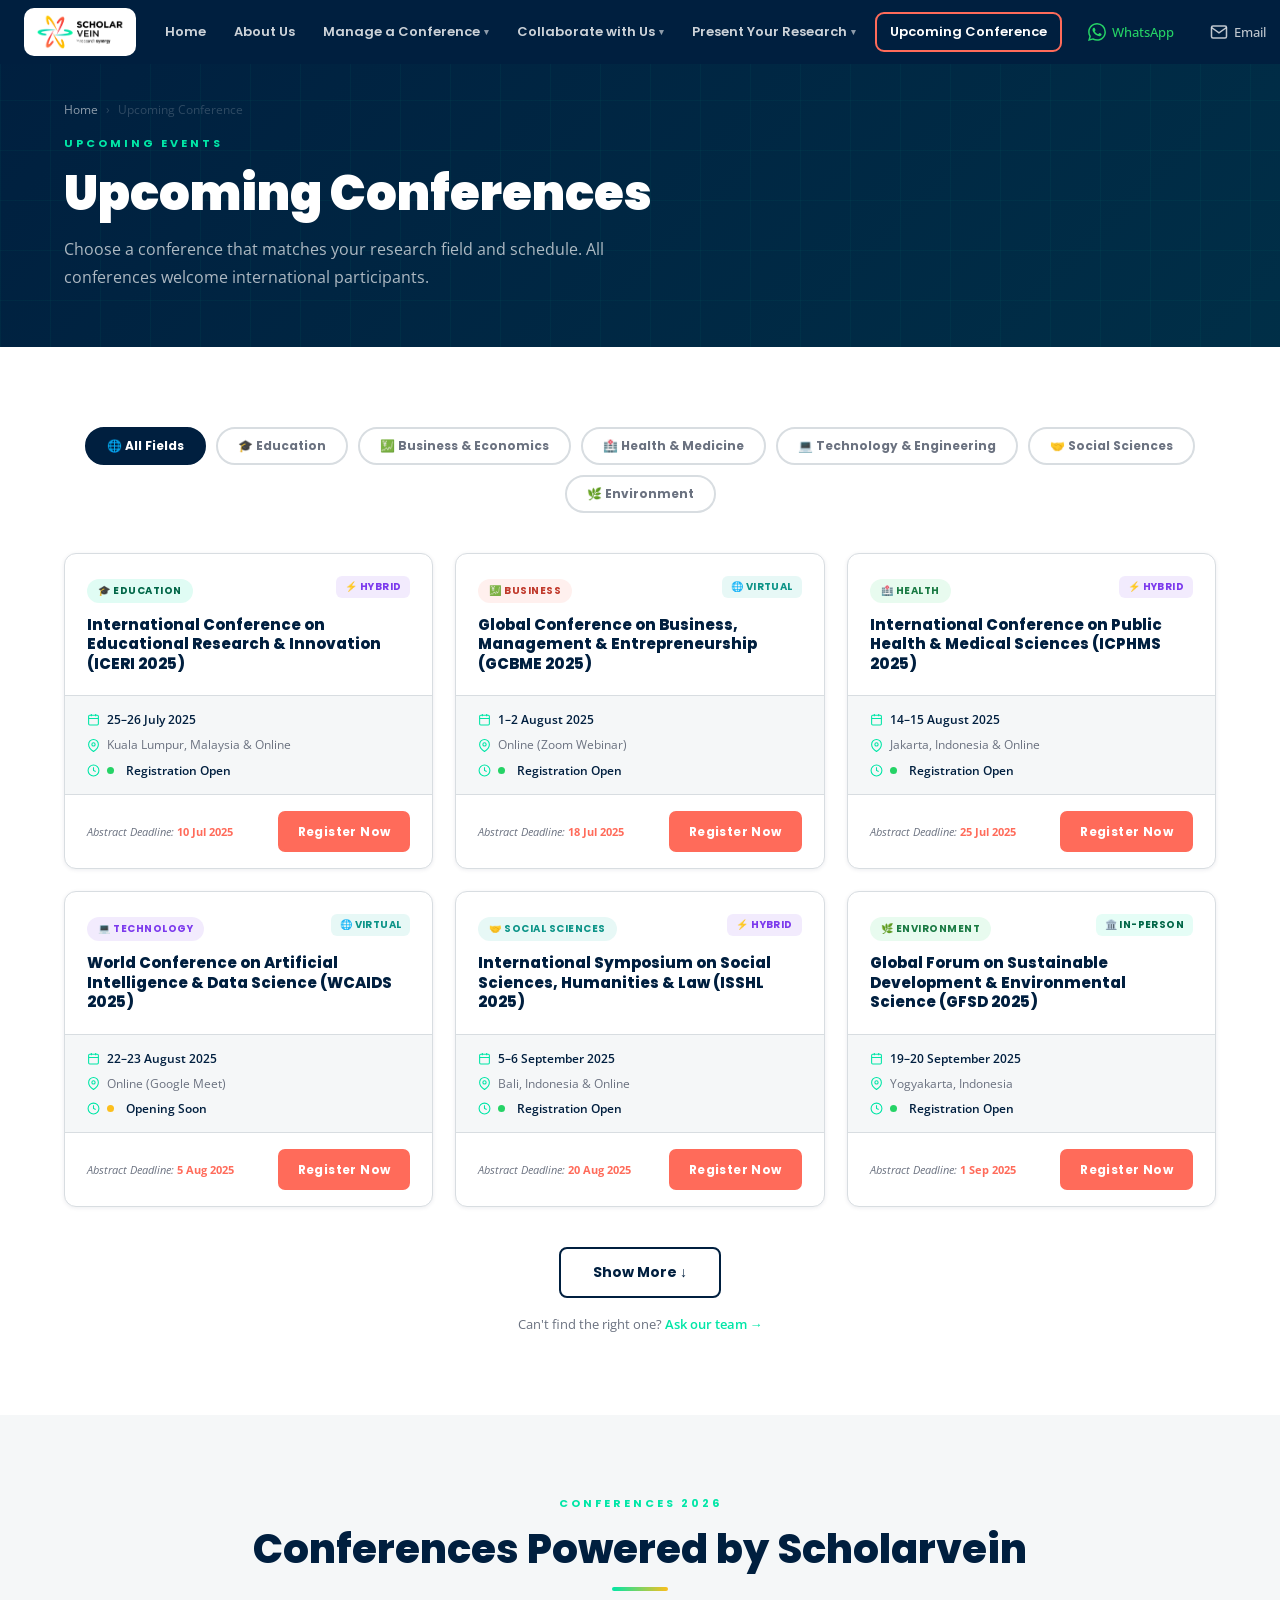
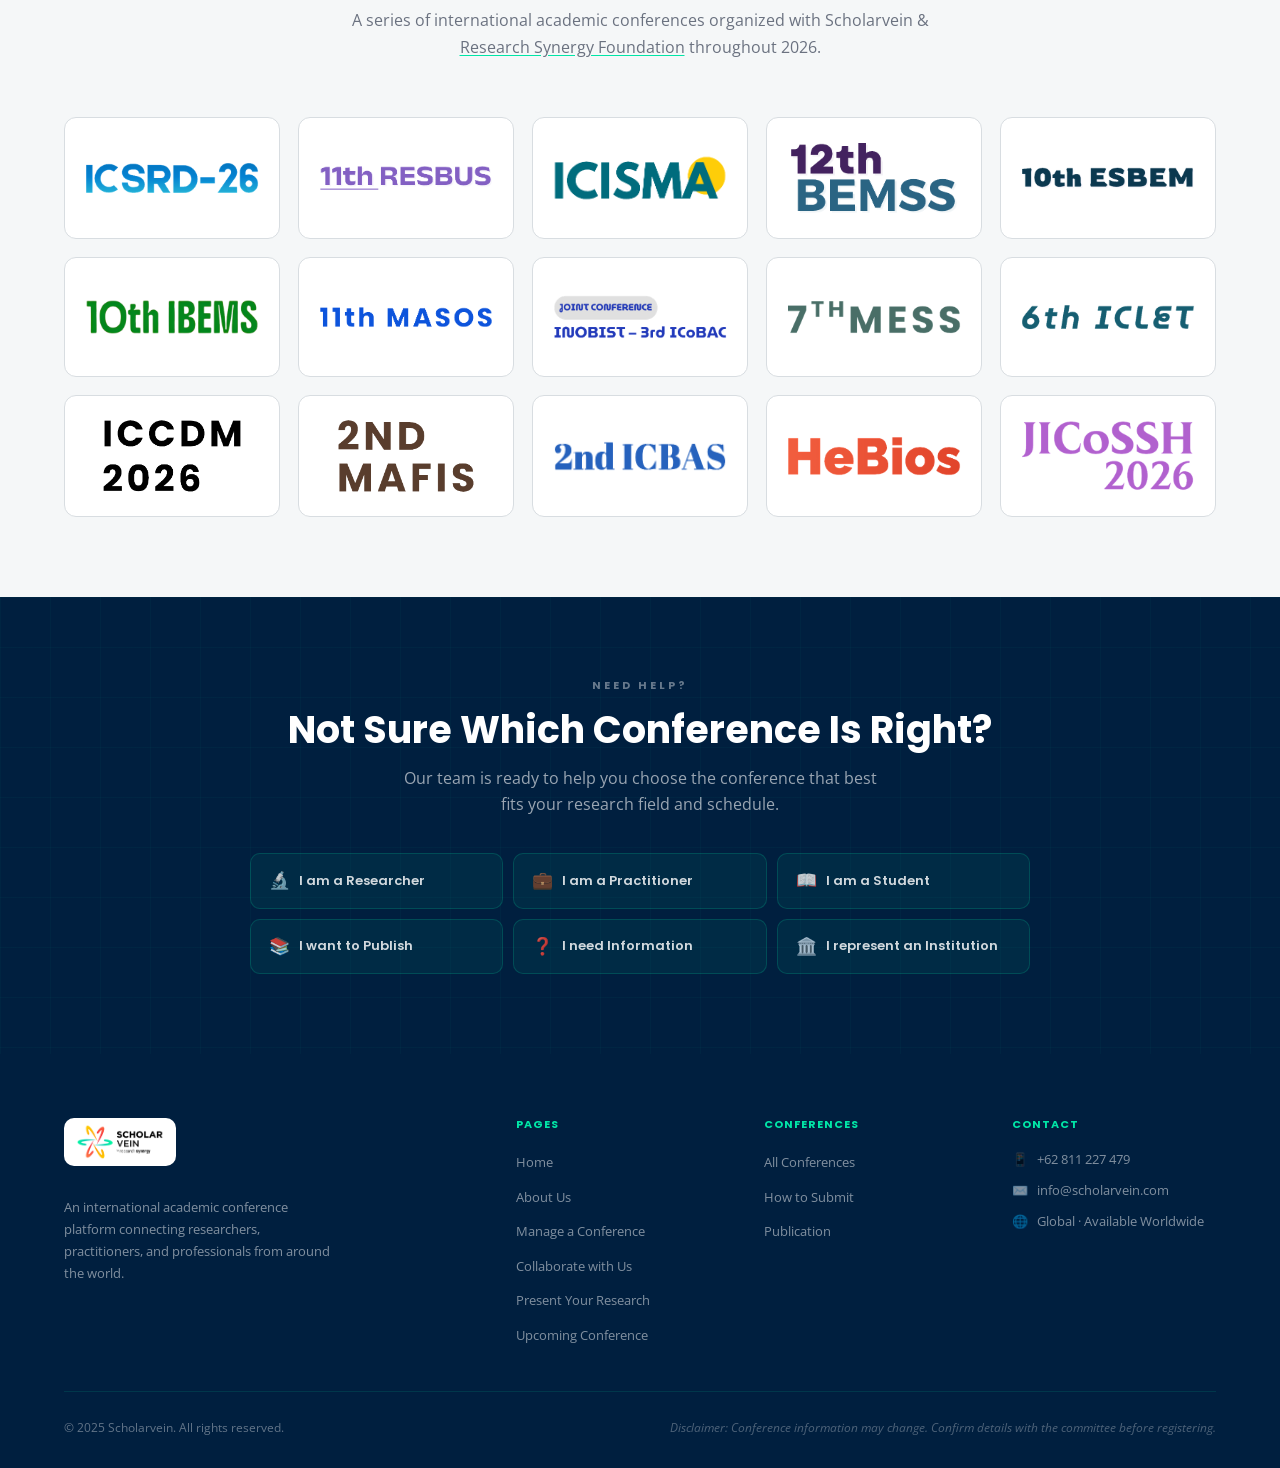
<file: upcoming.html>
<!DOCTYPE html>
<html lang="en">
<head>
<meta charset="UTF-8"><meta name="viewport" content="width=device-width, initial-scale=1.0">
<title>Upcoming Conference | Scholarvein</title>
<link rel="preconnect" href="https://fonts.googleapis.com"><link rel="preconnect" href="https://fonts.gstatic.com" crossorigin>
<link href="https://fonts.googleapis.com/css2?family=Poppins:wght@400;500;600;700;800;900&family=Open+Sans:wght@300;400;500;600&display=swap" rel="stylesheet">
<link rel="stylesheet" href="style.css?v=7">
</head>
<body>
<header id="topbar">
  <div class="tb-inner">
    <a href="index.html" class="logo"><img class="logo-img" src="assets/scholarvein-logo.png" alt="Scholarvein"></a>
    <nav class="main-nav">
      <a href="index.html" class="nav-link" data-id="Beranda">Home</a><a href="about.html" class="nav-link" data-id="Tentang Kami">About Us</a>
      <div class="nav-item"><a href="manage.html" class="nav-link" data-id="Kelola Konferensi <span class=&quot;nav-arrow&quot;>▾</span>">Manage a Conference <span class="nav-arrow">▾</span></a><div class="dropdown"><a href="manage.html#how-it-works" data-id="Cara Kerja">How It Works</a><a href="manage.html#packages" data-id="Paket">Packages</a></div></div>
      <div class="nav-item"><a href="collaborate.html" class="nav-link" data-id="Kolaborasi <span class=&quot;nav-arrow&quot;>▾</span>">Collaborate with Us <span class="nav-arrow">▾</span></a><div class="dropdown"><a href="collaborate.html#create" data-id="Buat Konferensi Berdampak">Create an Impactful Conference</a><a href="collaborate.html#cohost" data-id="Jadi Co-Organizer/Co-Host">Become a Co-Organizer/Co-Host</a><a href="collaborate.html#sponsor" data-id="Jadi Sponsor">Become a Sponsor</a></div></div>
      <div class="nav-item"><a href="present.html" class="nav-link" data-id="Presentasikan Riset <span class=&quot;nav-arrow&quot;>▾</span>">Present Your Research <span class="nav-arrow">▾</span></a><div class="dropdown"><a href="present.html#submit" data-id="Cara Submit">How to Submit</a><a href="present.html#publication" data-id="Peluang Publikasi">Publication Opportunity</a><a href="present.html#testimonials" data-id="Testimoni/Video Presentasi">Testimonials/Presentation Video</a></div></div>
      <a href="https://www.researchsynergy.org/agendas/" target="_blank" rel="noopener" class="nav-link nav-cta active" style="background:var(--navy);outline:2px solid var(--accent)" data-id="Konferensi Mendatang">Upcoming Conference</a>
    </nav>
    <div class="tb-right">
      <a href="https://wa.me/62811227479" target="_blank" rel="noopener" class="clink wa"><svg viewBox="0 0 24 24" fill="currentColor"><path d="M17.472 14.382c-.297-.149-1.758-.867-2.03-.967-.273-.099-.471-.148-.67.15-.197.297-.767.966-.94 1.164-.173.199-.347.223-.644.075-.297-.15-1.255-.463-2.39-1.475-.883-.788-1.48-1.761-1.653-2.059-.173-.297-.018-.458.13-.606.134-.133.298-.347.446-.52.149-.174.198-.298.298-.497.099-.198.05-.371-.025-.52-.075-.149-.669-1.612-.916-2.207-.242-.579-.487-.5-.669-.51-.173-.008-.371-.01-.57-.01-.198 0-.52.074-.792.372-.272.297-1.04 1.016-1.04 2.479 0 1.462 1.065 2.875 1.213 3.074.149.198 2.096 3.2 5.077 4.487.709.306 1.262.489 1.694.625.712.227 1.36.195 1.871.118.571-.085 1.758-.719 2.006-1.413.248-.694.248-1.289.173-1.413-.074-.124-.272-.198-.57-.347m-5.421 7.403h-.004a9.87 9.87 0 01-5.031-1.378l-.361-.214-3.741.982.998-3.648-.235-.374a9.86 9.86 0 01-1.51-5.26c.001-5.45 4.436-9.884 9.888-9.884 2.64 0 5.122 1.03 6.988 2.898a9.825 9.825 0 012.893 6.994c-.003 5.45-4.437 9.884-9.885 9.884m8.413-18.297A11.815 11.815 0 0012.05 0C5.495 0 .16 5.335.157 11.892c0 2.096.547 4.142 1.588 5.945L.057 24l6.305-1.654a11.882 11.882 0 005.683 1.448h.005c6.554 0 11.89-5.335 11.893-11.893a11.821 11.821 0 00-3.48-8.413z"/></svg><span class="hide-sm">WhatsApp</span></a>
      <a href="mailto:info@scholarvein.com" class="clink"><svg viewBox="0 0 24 24" fill="none" stroke="currentColor" stroke-width="2"><path d="M4 4h16c1.1 0 2 .9 2 2v12c0 1.1-.9 2-2 2H4c-1.1 0-2-.9-2-2V6c0-1.1.9-2 2-2z"/><polyline points="22,6 12,13 2,6"/></svg><span class="hide-sm">Email</span></a>
    </div>
    <button class="lang-toggle" type="button" aria-label="Ganti ke Bahasa Indonesia">ID</button>
    <button class="hamburger" id="hamburger"><span></span><span></span><span></span></button>
  </div>
</header>
<div class="mobile-nav" id="mobileNav">
  <button class="mobile-nav-close" id="mobileClose">✕</button>
  <button class="lang-toggle lang-toggle-mobile" type="button" aria-label="Ganti ke Bahasa Indonesia">ID</button>
  <a href="index.html" class="mobile-nav-link" data-id="Beranda">Home</a><a href="about.html" class="mobile-nav-link" data-id="Tentang Kami">About Us</a>
  <a href="manage.html" class="mobile-nav-link" data-id="Kelola Konferensi">Manage a Conference</a>
  <a href="collaborate.html" class="mobile-nav-link" data-id="Kolaborasi">Collaborate with Us</a>
  <a href="present.html" class="mobile-nav-link" data-id="Presentasikan Riset">Present Your Research</a>
  <a href="https://www.researchsynergy.org/agendas/" target="_blank" rel="noopener" class="mobile-nav-link" style="color:var(--accent)" data-id="Konferensi Mendatang">Upcoming Conference</a>
</div>

<section class="page-banner">
  <div class="container"><div class="page-banner-inner">
    <div class="breadcrumb"><a href="index.html" data-id="Beranda">Home</a><span>›</span><span data-id="Konferensi Mendatang">Upcoming Conference</span></div>
    <span class="slabel" data-id="Acara Mendatang">Upcoming Events</span>
    <h1 data-id="Daftar Konferensi Mendatang">Upcoming Conferences</h1>
    <p data-id="Pilih konferensi yang sesuai dengan bidang riset dan jadwal Anda. Semua konferensi menerima peserta internasional.">Choose a conference that matches your research field and schedule. All conferences welcome international participants.</p>
  </div></div>
</section>

<section id="conf-list" class="sp" style="background:#fff">
  <div class="container">
    <div class="conf-filters">
      <button class="cf-btn active" data-filter="all" data-id="🌐 Semua Bidang">🌐 All Fields</button>
      <button class="cf-btn" data-filter="education" data-id="🎓 Pendidikan">🎓 Education</button>
      <button class="cf-btn" data-filter="business" data-id="💹 Bisnis &amp; Ekonomi">💹 Business &amp; Economics</button>
      <button class="cf-btn" data-filter="health" data-id="🏥 Kesehatan &amp; Kedokteran">🏥 Health &amp; Medicine</button>
      <button class="cf-btn" data-filter="technology" data-id="💻 Teknologi &amp; Rekayasa">💻 Technology &amp; Engineering</button>
      <button class="cf-btn" data-filter="social" data-id="🤝 Ilmu Sosial">🤝 Social Sciences</button>
      <button class="cf-btn" data-filter="environment" data-id="🌿 Lingkungan">🌿 Environment</button>
    </div>
    <div class="conf-grid" id="confGrid">
      <div class="conf-card fade-up" data-field="education"><div class="conf-card-top"><span class="conf-field-badge badge-blue" data-id="🎓 Pendidikan">🎓 Education</span><span class="conf-format-tag fmt-hybrid" style="float:right">⚡ Hybrid</span><h3>International Conference on Educational Research &amp; Innovation (ICERI 2025)</h3></div><div class="conf-meta"><div class="conf-meta-row"><svg viewBox="0 0 24 24" fill="none" stroke="currentColor" stroke-width="2"><rect x="3" y="4" width="18" height="18" rx="2"/><line x1="16" y1="2" x2="16" y2="6"/><line x1="8" y1="2" x2="8" y2="6"/><line x1="3" y1="10" x2="21" y2="10"/></svg><strong data-id="25–26 Juli 2025">25–26 July 2025</strong></div><div class="conf-meta-row"><svg viewBox="0 0 24 24" fill="none" stroke="currentColor" stroke-width="2"><path d="M21 10c0 7-9 13-9 13s-9-6-9-13a9 9 0 0118 0z"/><circle cx="12" cy="10" r="3"/></svg>Kuala Lumpur, Malaysia &amp; Online</div><div class="conf-meta-row"><svg viewBox="0 0 24 24" fill="none" stroke="currentColor" stroke-width="2"><circle cx="12" cy="12" r="10"/><polyline points="12 6 12 12 16 14"/></svg><span class="conf-status-dot dot-open"></span><strong data-id="Pendaftaran Dibuka">Registration Open</strong></div></div><div class="conf-card-footer"><div class="conf-deadline"><span data-id="Batas Abstrak:">Abstract Deadline:</span> <strong>10 Jul 2025</strong></div><a href="https://wa.me/62811227479?text=Hello,%20I%20am%20interested%20in%20ICERI%202025." target="_blank" class="btn btn-primary btn-conf" data-id="Daftar Sekarang">Register Now</a></div></div>

      <div class="conf-card fade-up" data-field="business"><div class="conf-card-top"><span class="conf-field-badge badge-orange" data-id="💹 Bisnis">💹 Business</span><span class="conf-format-tag fmt-virtual" style="float:right">🌐 Virtual</span><h3>Global Conference on Business, Management &amp; Entrepreneurship (GCBME 2025)</h3></div><div class="conf-meta"><div class="conf-meta-row"><svg viewBox="0 0 24 24" fill="none" stroke="currentColor" stroke-width="2"><rect x="3" y="4" width="18" height="18" rx="2"/><line x1="16" y1="2" x2="16" y2="6"/><line x1="8" y1="2" x2="8" y2="6"/><line x1="3" y1="10" x2="21" y2="10"/></svg><strong data-id="1–2 Agustus 2025">1–2 August 2025</strong></div><div class="conf-meta-row"><svg viewBox="0 0 24 24" fill="none" stroke="currentColor" stroke-width="2"><path d="M21 10c0 7-9 13-9 13s-9-6-9-13a9 9 0 0118 0z"/><circle cx="12" cy="10" r="3"/></svg>Online (Zoom Webinar)</div><div class="conf-meta-row"><svg viewBox="0 0 24 24" fill="none" stroke="currentColor" stroke-width="2"><circle cx="12" cy="12" r="10"/><polyline points="12 6 12 12 16 14"/></svg><span class="conf-status-dot dot-open"></span><strong data-id="Pendaftaran Dibuka">Registration Open</strong></div></div><div class="conf-card-footer"><div class="conf-deadline"><span data-id="Batas Abstrak:">Abstract Deadline:</span> <strong>18 Jul 2025</strong></div><a href="https://wa.me/62811227479?text=Hello,%20I%20am%20interested%20in%20GCBME%202025." target="_blank" class="btn btn-primary btn-conf" data-id="Daftar Sekarang">Register Now</a></div></div>

      <div class="conf-card fade-up" data-field="health"><div class="conf-card-top"><span class="conf-field-badge badge-green" data-id="🏥 Kesehatan">🏥 Health</span><span class="conf-format-tag fmt-hybrid" style="float:right">⚡ Hybrid</span><h3>International Conference on Public Health &amp; Medical Sciences (ICPHMS 2025)</h3></div><div class="conf-meta"><div class="conf-meta-row"><svg viewBox="0 0 24 24" fill="none" stroke="currentColor" stroke-width="2"><rect x="3" y="4" width="18" height="18" rx="2"/><line x1="16" y1="2" x2="16" y2="6"/><line x1="8" y1="2" x2="8" y2="6"/><line x1="3" y1="10" x2="21" y2="10"/></svg><strong data-id="14–15 Agustus 2025">14–15 August 2025</strong></div><div class="conf-meta-row"><svg viewBox="0 0 24 24" fill="none" stroke="currentColor" stroke-width="2"><path d="M21 10c0 7-9 13-9 13s-9-6-9-13a9 9 0 0118 0z"/><circle cx="12" cy="10" r="3"/></svg>Jakarta, Indonesia &amp; Online</div><div class="conf-meta-row"><svg viewBox="0 0 24 24" fill="none" stroke="currentColor" stroke-width="2"><circle cx="12" cy="12" r="10"/><polyline points="12 6 12 12 16 14"/></svg><span class="conf-status-dot dot-open"></span><strong data-id="Pendaftaran Dibuka">Registration Open</strong></div></div><div class="conf-card-footer"><div class="conf-deadline"><span data-id="Batas Abstrak:">Abstract Deadline:</span> <strong>25 Jul 2025</strong></div><a href="https://wa.me/62811227479?text=Hello,%20I%20am%20interested%20in%20ICPHMS%202025." target="_blank" class="btn btn-primary btn-conf" data-id="Daftar Sekarang">Register Now</a></div></div>

      <div class="conf-card fade-up" data-field="technology"><div class="conf-card-top"><span class="conf-field-badge badge-purple" data-id="💻 Teknologi">💻 Technology</span><span class="conf-format-tag fmt-virtual" style="float:right">🌐 Virtual</span><h3>World Conference on Artificial Intelligence &amp; Data Science (WCAIDS 2025)</h3></div><div class="conf-meta"><div class="conf-meta-row"><svg viewBox="0 0 24 24" fill="none" stroke="currentColor" stroke-width="2"><rect x="3" y="4" width="18" height="18" rx="2"/><line x1="16" y1="2" x2="16" y2="6"/><line x1="8" y1="2" x2="8" y2="6"/><line x1="3" y1="10" x2="21" y2="10"/></svg><strong data-id="22–23 Agustus 2025">22–23 August 2025</strong></div><div class="conf-meta-row"><svg viewBox="0 0 24 24" fill="none" stroke="currentColor" stroke-width="2"><path d="M21 10c0 7-9 13-9 13s-9-6-9-13a9 9 0 0118 0z"/><circle cx="12" cy="10" r="3"/></svg>Online (Google Meet)</div><div class="conf-meta-row"><svg viewBox="0 0 24 24" fill="none" stroke="currentColor" stroke-width="2"><circle cx="12" cy="12" r="10"/><polyline points="12 6 12 12 16 14"/></svg><span class="conf-status-dot dot-soon"></span><strong data-id="Segera Dibuka">Opening Soon</strong></div></div><div class="conf-card-footer"><div class="conf-deadline"><span data-id="Batas Abstrak:">Abstract Deadline:</span> <strong data-id="5 Agus 2025">5 Aug 2025</strong></div><a href="https://wa.me/62811227479?text=Hello,%20I%20am%20interested%20in%20WCAIDS%202025." target="_blank" class="btn btn-primary btn-conf" data-id="Daftar Sekarang">Register Now</a></div></div>

      <div class="conf-card fade-up" data-field="social"><div class="conf-card-top"><span class="conf-field-badge badge-teal" data-id="🤝 Ilmu Sosial">🤝 Social Sciences</span><span class="conf-format-tag fmt-hybrid" style="float:right">⚡ Hybrid</span><h3>International Symposium on Social Sciences, Humanities &amp; Law (ISSHL 2025)</h3></div><div class="conf-meta"><div class="conf-meta-row"><svg viewBox="0 0 24 24" fill="none" stroke="currentColor" stroke-width="2"><rect x="3" y="4" width="18" height="18" rx="2"/><line x1="16" y1="2" x2="16" y2="6"/><line x1="8" y1="2" x2="8" y2="6"/><line x1="3" y1="10" x2="21" y2="10"/></svg><strong>5–6 September 2025</strong></div><div class="conf-meta-row"><svg viewBox="0 0 24 24" fill="none" stroke="currentColor" stroke-width="2"><path d="M21 10c0 7-9 13-9 13s-9-6-9-13a9 9 0 0118 0z"/><circle cx="12" cy="10" r="3"/></svg>Bali, Indonesia &amp; Online</div><div class="conf-meta-row"><svg viewBox="0 0 24 24" fill="none" stroke="currentColor" stroke-width="2"><circle cx="12" cy="12" r="10"/><polyline points="12 6 12 12 16 14"/></svg><span class="conf-status-dot dot-open"></span><strong data-id="Pendaftaran Dibuka">Registration Open</strong></div></div><div class="conf-card-footer"><div class="conf-deadline"><span data-id="Batas Abstrak:">Abstract Deadline:</span> <strong data-id="20 Agus 2025">20 Aug 2025</strong></div><a href="https://wa.me/62811227479?text=Hello,%20I%20am%20interested%20in%20ISSHL%202025." target="_blank" class="btn btn-primary btn-conf" data-id="Daftar Sekarang">Register Now</a></div></div>

      <div class="conf-card fade-up" data-field="environment"><div class="conf-card-top"><span class="conf-field-badge badge-green" data-id="🌿 Lingkungan">🌿 Environment</span><span class="conf-format-tag fmt-inperson" style="float:right" data-id="🏛️ Tatap Muka">🏛️ In-Person</span><h3>Global Forum on Sustainable Development &amp; Environmental Science (GFSD 2025)</h3></div><div class="conf-meta"><div class="conf-meta-row"><svg viewBox="0 0 24 24" fill="none" stroke="currentColor" stroke-width="2"><rect x="3" y="4" width="18" height="18" rx="2"/><line x1="16" y1="2" x2="16" y2="6"/><line x1="8" y1="2" x2="8" y2="6"/><line x1="3" y1="10" x2="21" y2="10"/></svg><strong>19–20 September 2025</strong></div><div class="conf-meta-row"><svg viewBox="0 0 24 24" fill="none" stroke="currentColor" stroke-width="2"><path d="M21 10c0 7-9 13-9 13s-9-6-9-13a9 9 0 0118 0z"/><circle cx="12" cy="10" r="3"/></svg>Yogyakarta, Indonesia</div><div class="conf-meta-row"><svg viewBox="0 0 24 24" fill="none" stroke="currentColor" stroke-width="2"><circle cx="12" cy="12" r="10"/><polyline points="12 6 12 12 16 14"/></svg><span class="conf-status-dot dot-open"></span><strong data-id="Pendaftaran Dibuka">Registration Open</strong></div></div><div class="conf-card-footer"><div class="conf-deadline"><span data-id="Batas Abstrak:">Abstract Deadline:</span> <strong>1 Sep 2025</strong></div><a href="https://wa.me/62811227479?text=Hello,%20I%20am%20interested%20in%20GFSD%202025." target="_blank" class="btn btn-primary btn-conf" data-id="Daftar Sekarang">Register Now</a></div></div>

      <div class="conf-card fade-up" data-field="education" data-hidden="true"><div class="conf-card-top"><span class="conf-field-badge badge-blue" data-id="🎓 Pendidikan">🎓 Education</span><span class="conf-format-tag fmt-hybrid" style="float:right">⚡ Hybrid</span><h3>Asia-Pacific Conference on Higher Education &amp; Curriculum Development (APCHE 2025)</h3></div><div class="conf-meta"><div class="conf-meta-row"><svg viewBox="0 0 24 24" fill="none" stroke="currentColor" stroke-width="2"><rect x="3" y="4" width="18" height="18" rx="2"/><line x1="16" y1="2" x2="16" y2="6"/><line x1="8" y1="2" x2="8" y2="6"/><line x1="3" y1="10" x2="21" y2="10"/></svg><strong data-id="3–4 Oktober 2025">3–4 October 2025</strong></div><div class="conf-meta-row"><svg viewBox="0 0 24 24" fill="none" stroke="currentColor" stroke-width="2"><path d="M21 10c0 7-9 13-9 13s-9-6-9-13a9 9 0 0118 0z"/><circle cx="12" cy="10" r="3"/></svg>Singapore &amp; Online</div><div class="conf-meta-row"><svg viewBox="0 0 24 24" fill="none" stroke="currentColor" stroke-width="2"><circle cx="12" cy="12" r="10"/><polyline points="12 6 12 12 16 14"/></svg><span class="conf-status-dot dot-soon"></span><strong data-id="Segera Dibuka">Opening Soon</strong></div></div><div class="conf-card-footer"><div class="conf-deadline"><span data-id="Batas Abstrak:">Abstract Deadline:</span> <strong>15 Sep 2025</strong></div><a href="https://wa.me/62811227479?text=Hello,%20I%20am%20interested%20in%20APCHE%202025." target="_blank" class="btn btn-primary btn-conf" data-id="Daftar Sekarang">Register Now</a></div></div>

      <div class="conf-card fade-up" data-field="business" data-hidden="true"><div class="conf-card-top"><span class="conf-field-badge badge-orange" data-id="💹 Bisnis">💹 Business</span><span class="conf-format-tag fmt-virtual" style="float:right">🌐 Virtual</span><h3>International Conference on Finance, Accounting &amp; Economics (ICFAE 2025)</h3></div><div class="conf-meta"><div class="conf-meta-row"><svg viewBox="0 0 24 24" fill="none" stroke="currentColor" stroke-width="2"><rect x="3" y="4" width="18" height="18" rx="2"/><line x1="16" y1="2" x2="16" y2="6"/><line x1="8" y1="2" x2="8" y2="6"/><line x1="3" y1="10" x2="21" y2="10"/></svg><strong data-id="17–18 Oktober 2025">17–18 October 2025</strong></div><div class="conf-meta-row"><svg viewBox="0 0 24 24" fill="none" stroke="currentColor" stroke-width="2"><path d="M21 10c0 7-9 13-9 13s-9-6-9-13a9 9 0 0118 0z"/><circle cx="12" cy="10" r="3"/></svg>Online (Zoom Webinar)</div><div class="conf-meta-row"><svg viewBox="0 0 24 24" fill="none" stroke="currentColor" stroke-width="2"><circle cx="12" cy="12" r="10"/><polyline points="12 6 12 12 16 14"/></svg><span class="conf-status-dot dot-open"></span><strong data-id="Pendaftaran Dibuka">Registration Open</strong></div></div><div class="conf-card-footer"><div class="conf-deadline"><span data-id="Batas Abstrak:">Abstract Deadline:</span> <strong>28 Sep 2025</strong></div><a href="https://wa.me/62811227479?text=Hello,%20I%20am%20interested%20in%20ICFAE%202025." target="_blank" class="btn btn-primary btn-conf" data-id="Daftar Sekarang">Register Now</a></div></div>

      <div class="conf-card fade-up" data-field="technology" data-hidden="true"><div class="conf-card-top"><span class="conf-field-badge badge-purple" data-id="💻 Teknologi">💻 Technology</span><span class="conf-format-tag fmt-hybrid" style="float:right">⚡ Hybrid</span><h3>International Conference on Computer Science &amp; Information Systems (ICCSIS 2025)</h3></div><div class="conf-meta"><div class="conf-meta-row"><svg viewBox="0 0 24 24" fill="none" stroke="currentColor" stroke-width="2"><rect x="3" y="4" width="18" height="18" rx="2"/><line x1="16" y1="2" x2="16" y2="6"/><line x1="8" y1="2" x2="8" y2="6"/><line x1="3" y1="10" x2="21" y2="10"/></svg><strong data-id="31 Okt – 1 Nov 2025">31 Oct – 1 Nov 2025</strong></div><div class="conf-meta-row"><svg viewBox="0 0 24 24" fill="none" stroke="currentColor" stroke-width="2"><path d="M21 10c0 7-9 13-9 13s-9-6-9-13a9 9 0 0118 0z"/><circle cx="12" cy="10" r="3"/></svg>Bandung, Indonesia &amp; Online</div><div class="conf-meta-row"><svg viewBox="0 0 24 24" fill="none" stroke="currentColor" stroke-width="2"><circle cx="12" cy="12" r="10"/><polyline points="12 6 12 12 16 14"/></svg><span class="conf-status-dot dot-soon"></span><strong data-id="Segera Dibuka">Opening Soon</strong></div></div><div class="conf-card-footer"><div class="conf-deadline"><span data-id="Batas Abstrak:">Abstract Deadline:</span> <strong data-id="10 Okt 2025">10 Oct 2025</strong></div><a href="https://wa.me/62811227479?text=Hello,%20I%20am%20interested%20in%20ICCSIS%202025." target="_blank" class="btn btn-primary btn-conf" data-id="Daftar Sekarang">Register Now</a></div></div>
    </div>

    <div class="conf-show-more">
      <button id="showMoreBtn" onclick="toggleMoreConf()" style="border:2px solid var(--navy);color:var(--navy);background:#fff;padding:13px 32px;border-radius:8px;font-family:'Poppins',sans-serif;font-weight:700;font-size:14px;cursor:pointer;min-height:44px;transition:var(--tr)" data-id="Tampilkan Lebih Banyak ↓">Show More ↓</button>
      <p style="margin-top:16px;font-size:13px;color:var(--muted)"><span data-id="Tidak menemukan yang sesuai?">Can't find the right one?</span> <a href="https://wa.me/62811227479?text=Hello,%20I%20need%20help%20finding%20the%20right%20conference." target="_blank" style="color:var(--royal);font-weight:600" data-id="Tanya tim kami →">Ask our team →</a></p>
    </div>
  </div>
</section>


<!-- CONFERENCE LOGOS 2026 -->
<section id="conf-logos" class="sp" style="background:var(--light)">
  <div class="container">
    <div class="shead">
      <span class="slabel" data-id="Konferensi 2026">Conferences 2026</span>
      <h2 class="stitle" data-id="Konferensi yang Didukung Scholarvein">Conferences Powered by Scholarvein</h2>
      <div class="sdivider"></div>
      <p class="ssub" style="max-width:640px;margin:16px auto 0" data-id="Rangkaian konferensi akademik internasional yang diselenggarakan bersama Scholarvein &amp; <a href=&quot;https://www.researchsynergy.org&quot; target=&quot;_blank&quot; rel=&quot;noopener&quot; class=&quot;rsf-link&quot;>Research Synergy Foundation</a> sepanjang tahun 2026.">A series of international academic conferences organized with Scholarvein &amp; <a href="https://www.researchsynergy.org" target="_blank" rel="noopener" class="rsf-link">Research Synergy Foundation</a> throughout 2026.</p>
    </div>
    <div class="conf-logos-grid">
      <div class="conf-logo-item"><img src="assets/conferences/icsrd-2026.png" alt="ICSRD 2026" loading="lazy"></div>
      <div class="conf-logo-item"><img src="assets/conferences/11th-resbus.png" alt="11th RESBUS" loading="lazy"></div>
      <div class="conf-logo-item"><img src="assets/conferences/icisma.png" alt="ICISMA" loading="lazy"></div>
      <div class="conf-logo-item"><img src="assets/conferences/12th-bemss.png" alt="12th BEMSS" loading="lazy"></div>
      <div class="conf-logo-item"><img src="assets/conferences/10th-esbem.png" alt="10th ESBEM" loading="lazy"></div>
      <div class="conf-logo-item"><img src="assets/conferences/10th-ibems.png" alt="10th IBEMS" loading="lazy"></div>
      <div class="conf-logo-item"><img src="assets/conferences/11th-masos.png" alt="11th MASOS" loading="lazy"></div>
      <div class="conf-logo-item"><img src="assets/conferences/inobist-icobac.png" alt="INOBIST & 3rd ICoBAC" loading="lazy"></div>
      <div class="conf-logo-item"><img src="assets/conferences/7th-mess.png" alt="7th MESS" loading="lazy"></div>
      <div class="conf-logo-item"><img src="assets/conferences/6th-iclet.png" alt="6th ICLET" loading="lazy"></div>
      <div class="conf-logo-item"><img src="assets/conferences/iccdm-2026.png" alt="ICCDM 2026" loading="lazy"></div>
      <div class="conf-logo-item"><img src="assets/conferences/2nd-mafis.png" alt="2nd MAFIS" loading="lazy"></div>
      <div class="conf-logo-item"><img src="assets/conferences/2nd-icbas.png" alt="2nd ICBAS" loading="lazy"></div>
      <div class="conf-logo-item"><img src="assets/conferences/hebios.png" alt="HeBios" loading="lazy"></div>
      <div class="conf-logo-item"><img src="assets/conferences/jicossh-2026.png" alt="JICoSSH 2026" loading="lazy"></div>
    </div>
  </div>
</section>

<section id="wacta"><div class="container"><div class="wacta-inner"><span class="slabel" style="color:rgba(255,255,255,.4)" data-id="Butuh Bantuan?">Need Help?</span><h2 data-id="Tidak Yakin Konferensi Mana yang Tepat?">Not Sure Which Conference Is Right?</h2><p data-id="Tim kami siap membantu Anda memilih konferensi yang paling sesuai dengan bidang penelitian dan jadwal Anda.">Our team is ready to help you choose the conference that best fits your research field and schedule.</p><div class="intent-grid" style="margin-top:32px"><a href="https://wa.me/62811227479?text=Hello,%20I%20am%20a%20Researcher%20looking%20for%20the%20right%20conference." target="_blank" class="ibtn"><span class="ibtn-ic">🔬</span><span data-id="Saya Peneliti">I am a Researcher</span></a><a href="https://wa.me/62811227479?text=Hello,%20I%20am%20a%20Practitioner%20looking%20for%20the%20right%20conference." target="_blank" class="ibtn"><span class="ibtn-ic">💼</span><span data-id="Saya Praktisi">I am a Practitioner</span></a><a href="https://wa.me/62811227479?text=Hello,%20I%20am%20a%20Student%20looking%20for%20the%20right%20conference." target="_blank" class="ibtn"><span class="ibtn-ic">📖</span><span data-id="Saya Mahasiswa">I am a Student</span></a><a href="https://wa.me/62811227479?text=Hello,%20I%20want%20to%20publish%20my%20research." target="_blank" class="ibtn"><span class="ibtn-ic">📚</span><span data-id="Saya Ingin Publikasi">I want to Publish</span></a><a href="https://wa.me/62811227479?text=Hello,%20I%20need%20more%20information%20about%20conferences." target="_blank" class="ibtn"><span class="ibtn-ic">❓</span><span data-id="Saya Butuh Informasi">I need Information</span></a><a href="https://wa.me/62811227479?text=Hello,%20I%20represent%20an%20Institution." target="_blank" class="ibtn"><span class="ibtn-ic">🏛️</span><span data-id="Saya Mewakili Institusi">I represent an Institution</span></a></div></div></div></section>

<footer id="footer"><div class="container"><div class="footer-grid"><div class="fbrand"><div class="logo"><img class="logo-img" src="assets/scholarvein-logo.png" alt="Scholarvein"></div><p data-id="Platform konferensi akademik internasional yang menghubungkan peneliti, praktisi, dan profesional dari seluruh dunia.">An international academic conference platform connecting researchers, practitioners, and professionals from around the world.</p></div><div class="fcol"><h4 data-id="Halaman">Pages</h4><ul class="flinks"><li><a href="index.html" data-id="Beranda">Home</a></li><li><a href="about.html" data-id="Tentang Kami">About Us</a></li><li><a href="manage.html" data-id="Kelola Konferensi">Manage a Conference</a></li><li><a href="collaborate.html" data-id="Kolaborasi">Collaborate with Us</a></li><li><a href="present.html" data-id="Presentasikan Riset">Present Your Research</a></li><li><a href="https://www.researchsynergy.org/agendas/" target="_blank" rel="noopener" data-id="Konferensi Mendatang">Upcoming Conference</a></li></ul></div><div class="fcol"><h4 data-id="Konferensi">Conferences</h4><ul class="flinks"><li><a href="https://www.researchsynergy.org/agendas/" target="_blank" rel="noopener" data-id="Semua Konferensi">All Conferences</a></li><li><a href="present.html#submit" data-id="Cara Submit">How to Submit</a></li><li><a href="present.html#publication" data-id="Publikasi">Publication</a></li></ul></div><div class="fcol"><h4 data-id="Kontak">Contact</h4><div class="fcontact">📱 <a href="https://wa.me/62811227479">+62 811 227 479</a></div><div class="fcontact">✉️ <a href="mailto:info@scholarvein.com">info@scholarvein.com</a></div><div class="fcontact">🌐 <span data-id="Global · Tersedia di Seluruh Dunia">Global · Available Worldwide</span></div></div></div><div class="fbottom"><div class="fcopy" data-id="© 2025 Scholarvein. Hak cipta dilindungi.">© 2025 Scholarvein. All rights reserved.</div><div class="fdisc" data-id="Disclaimer: Informasi konferensi dapat berubah. Konfirmasi detail dengan panitia sebelum mendaftar.">Disclaimer: Conference information may change. Confirm details with the committee before registering.</div></div></div></footer>

<script>
const tb=document.getElementById('topbar');window.addEventListener('scroll',()=>tb.classList.toggle('scrolled',window.scrollY>20));
document.getElementById('hamburger').onclick=()=>document.getElementById('mobileNav').classList.add('open');
document.getElementById('mobileClose').onclick=()=>document.getElementById('mobileNav').classList.remove('open');
const filterBtns=document.querySelectorAll('.cf-btn'),confCards=document.querySelectorAll('#confGrid .conf-card');
let moreVisible=false;
function applyFilter(field){confCards.forEach(card=>{const match=field==='all'||card.dataset.field===field;const isExtra=card.dataset.hidden==='true';card.style.display=(match&&(!isExtra||moreVisible))?'':'none';});const hasHidden=[...confCards].some(c=>c.dataset.hidden==='true'&&(field==='all'||c.dataset.field===field)&&!moreVisible);document.getElementById('showMoreBtn').style.display=hasHidden?'':'none';}
filterBtns.forEach(btn=>{btn.addEventListener('click',()=>{filterBtns.forEach(b=>b.classList.remove('active'));btn.classList.add('active');applyFilter(btn.dataset.filter);});});
function toggleMoreConf(){moreVisible=!moreVisible;const f=document.querySelector('.cf-btn.active')?.dataset.filter||'all';applyFilter(f);var _id=window.SVLang&&SVLang.current()==='id';document.getElementById('showMoreBtn').textContent=moreVisible?(_id?'Tampilkan Lebih Sedikit ↑':'Show Less ↑'):(_id?'Tampilkan Lebih Banyak ↓':'Show More ↓');}
applyFilter('all');
const io=new IntersectionObserver(entries=>{entries.forEach(e=>{if(e.isIntersecting){e.target.classList.add('visible');io.unobserve(e.target);}});},{threshold:.1});
document.querySelectorAll('.fade-up').forEach(el=>io.observe(el));
</script>
<script src="lang.js?v=2"></script>
</body>
</html>
</file>
<file: style.css>
:root {
  --navy:#001F3F;
  --royal:#00E6A7;
  --accent:#FF6B5A;
  --gold:#FCBF1D;
  --white:#FFFFFF;
  --light:#F5F7F8;
  --muted:#6b7280;
  --border:#D8DDE1;
  --shadow-sm:0 1px 4px rgba(0,31,63,.08);
  --shadow-md:0 4px 20px rgba(0,31,63,.13);
  --shadow-lg:0 10px 40px rgba(0,31,63,.18);
  --radius:12px;
  --tr:all .3s cubic-bezier(.4,0,.2,1);
}
*,*::before,*::after{box-sizing:border-box;margin:0;padding:0}
html{scroll-behavior:smooth;font-size:16px}
body{font-family:'Open Sans',sans-serif;color:#000000;line-height:1.6;overflow-x:hidden}
h1,h2,h3,h4{font-family:'Poppins',sans-serif;line-height:1.2}
a{text-decoration:none;color:inherit}
img{max-width:100%;height:auto}

/* UTILITIES */
.container{max-width:1200px;margin:0 auto;padding:0 24px}
.sp{padding:80px 0}
.slabel{font-family:'Poppins',sans-serif;font-size:11px;font-weight:700;letter-spacing:3px;text-transform:uppercase;color:var(--royal);margin-bottom:12px;display:block}
.stitle{font-size:clamp(26px,3.8vw,40px);font-weight:800;color:var(--navy);margin-bottom:14px}
.ssub{font-size:16px;color:var(--muted);line-height:1.7;max-width:580px}
.sdivider{width:56px;height:4px;background:linear-gradient(90deg,var(--royal),var(--gold));border-radius:2px;margin:14px auto 0}
.sdivider.left{margin-left:0}
.shead{text-align:center;margin-bottom:56px}
.shead .ssub{margin:16px auto 0}

.btn{display:inline-flex;align-items:center;justify-content:center;gap:8px;padding:13px 26px;min-height:44px;border-radius:8px;font-family:'Poppins',sans-serif;font-size:14px;font-weight:700;letter-spacing:.4px;cursor:pointer;transition:var(--tr);border:2px solid transparent}
.btn-primary{background:var(--accent);color:#fff;border-color:var(--accent)}
.btn-primary:hover{background:#e85947;border-color:#e85947;transform:translateY(-2px);box-shadow:0 6px 22px rgba(255,107,90,.36)}
.btn-outline-white{background:transparent;color:#fff;border-color:rgba(255,255,255,.65)}
.btn-outline-white:hover{background:rgba(255,255,255,.12);border-color:#fff;transform:translateY(-2px)}
.btn-white{background:#fff;color:var(--navy);border-color:#fff}
.btn-white:hover{background:rgba(255,255,255,.9);transform:translateY(-2px);box-shadow:0 6px 20px rgba(0,0,0,.2)}

.fade-up{opacity:0;transform:translateY(28px);transition:opacity .6s ease,transform .6s ease}
.fade-up.visible{opacity:1;transform:translateY(0)}
.fade-up:nth-child(2){transition-delay:.1s}
.fade-up:nth-child(3){transition-delay:.2s}
.fade-up:nth-child(4){transition-delay:.3s}
.fade-up:nth-child(5){transition-delay:.4s}
.fade-up:nth-child(6){transition-delay:.5s}

/* ── HEADER ── */
#topbar{position:fixed;top:0;left:0;right:0;z-index:1000;background:var(--navy);transition:box-shadow .3s}
#topbar.scrolled{box-shadow:0 4px 24px rgba(0,0,0,.32)}
.tb-inner{display:flex;align-items:center;justify-content:space-between;gap:16px;padding:0 24px;height:64px;max-width:1400px;margin:0 auto}
.logo{display:flex;align-items:center;gap:10px;flex-shrink:0}
.logo-mark{width:36px;height:36px;background:var(--royal);border-radius:8px;display:flex;align-items:center;justify-content:center;font-family:'Poppins',sans-serif;font-weight:900;font-size:15px;color:var(--navy)}
.logo-text{font-family:'Poppins',sans-serif;font-weight:800;font-size:17px;color:#fff;white-space:nowrap}
.logo-text em{color:var(--royal);font-style:normal}
.tb-center{font-size:12px;color:rgba(255,255,255,.58);text-align:center;line-height:1.4;flex:1;display:none}
@media(min-width:1024px){.tb-center{display:block}}
.tb-right{display:flex;align-items:center;gap:12px;flex-shrink:0}
.clink{display:flex;align-items:center;gap:6px;color:rgba(255,255,255,.75);font-size:13px;font-weight:500;transition:var(--tr);padding:7px 12px;border-radius:6px}
.clink:hover{color:#fff;background:rgba(255,255,255,.09)}
.clink.wa{color:#25D366}
.clink.wa:hover{background:rgba(37,211,102,.12)}
.clink svg{width:18px;height:18px;flex-shrink:0}
.hide-sm{display:none}
/* Language toggle */
.lang-toggle{display:inline-flex;align-items:center;justify-content:center;min-width:42px;height:34px;padding:0 12px;border:1.5px solid rgba(255,255,255,.3);background:transparent;color:#fff;font-family:'Poppins',sans-serif;font-size:12px;font-weight:700;letter-spacing:.5px;border-radius:7px;cursor:pointer;transition:var(--tr)}
.lang-toggle:hover{border-color:var(--royal);color:var(--royal);background:rgba(0,230,167,.08)}
.lang-toggle-mobile{margin:0 0 20px;align-self:flex-start;border-color:rgba(0,31,63,.25);color:var(--navy)}
.lang-toggle-mobile:hover{border-color:var(--royal);color:var(--royal)}
/* Research Synergy Foundation inline link */
.rsf-link{color:inherit;text-decoration:underline;text-decoration-color:var(--royal);text-underline-offset:2px;transition:var(--tr)}
.rsf-link:hover{color:var(--royal)}
@media(min-width:768px){.hide-sm{display:inline}}

/* ── HERO ── */
#hero{min-height:100vh;padding-top:64px;position:relative;display:flex;align-items:center;overflow:hidden;background:var(--navy)}
.hero-bg{position:absolute;inset:0;background:linear-gradient(135deg,rgba(0,31,63,.98) 0%,rgba(0,31,63,.85) 55%,rgba(0,31,63,.97) 100%);z-index:1}
.hero-grid{position:absolute;inset:0;z-index:1;background-image:linear-gradient(rgba(255,255,255,.025) 1px,transparent 1px),linear-gradient(90deg,rgba(255,255,255,.025) 1px,transparent 1px);background-size:60px 60px}
.hero-orb{position:absolute;border-radius:50%;filter:blur(90px);opacity:.15;z-index:0}
.hero-orb-1{width:700px;height:700px;background:var(--royal);top:-250px;right:-150px}
.hero-orb-2{width:450px;height:450px;background:var(--gold);bottom:-150px;left:5%}
.hero-content{position:relative;z-index:2;max-width:860px;color:#fff;padding:80px 24px}
.hero-eyebrow{display:inline-flex;align-items:center;gap:8px;background:rgba(0,230,167,.12);border:1px solid rgba(0,230,167,.35);border-radius:100px;padding:6px 16px;font-family:'Poppins',sans-serif;font-size:11px;font-weight:700;letter-spacing:2px;text-transform:uppercase;color:rgba(255,255,255,.82);margin-bottom:28px}
.eyebrow-dot{width:6px;height:6px;background:#25D366;border-radius:50%;animation:blink 2s infinite}
@keyframes blink{0%,100%{opacity:1;transform:scale(1)}50%{opacity:.4;transform:scale(.7)}}
#hero h1{font-size:clamp(30px,5.2vw,58px);font-weight:900;color:#fff;line-height:1.1;margin-bottom:22px;letter-spacing:-.5px}
#hero h1 span{color:var(--royal)}
.hero-sub{font-size:clamp(15px,1.9vw,18px);color:rgba(255,255,255,.72);margin-bottom:38px;max-width:660px;line-height:1.75}
.hero-btns{display:flex;gap:14px;flex-wrap:wrap;margin-bottom:44px}
.hero-badges{display:flex;gap:18px;flex-wrap:wrap}
.hbadge{display:flex;align-items:center;gap:7px;font-size:13px;color:rgba(255,255,255,.78);font-weight:500}
.hbadge svg{width:16px;height:16px;color:var(--royal);flex-shrink:0}

/* ── STATS ── */
#stats{background:#fff;padding:68px 0;border-bottom:1px solid var(--border)}
.stats-grid{display:grid;grid-template-columns:repeat(2,1fr);gap:32px}
@media(min-width:640px){.stats-grid{grid-template-columns:repeat(3,1fr)}}
@media(min-width:1024px){.stats-grid{grid-template-columns:repeat(5,1fr)}}
.stat-item{text-align:center;padding:28px 20px;position:relative}
.stat-item::after{content:'';position:absolute;bottom:0;left:50%;transform:translateX(-50%);width:36px;height:3px;background:var(--royal);border-radius:2px}
.stat-num{font-family:'Poppins',sans-serif;font-size:clamp(34px,4.5vw,50px);font-weight:900;color:var(--navy);line-height:1;margin-bottom:8px}
.stat-lbl{font-size:14px;color:var(--muted);font-weight:500}

/* ── WHY JOIN ── */
#why-join{background:var(--light)}
.feat-grid{display:grid;grid-template-columns:1fr;gap:22px}
@media(min-width:640px){.feat-grid{grid-template-columns:repeat(2,1fr)}}
@media(min-width:1024px){.feat-grid{grid-template-columns:repeat(3,1fr)}}
.feat-card{background:#fff;border-radius:var(--radius);padding:34px 26px;box-shadow:var(--shadow-sm);border:1px solid var(--border);transition:var(--tr);position:relative;overflow:hidden}
.feat-card::before{content:'';position:absolute;top:0;left:0;right:0;height:3px;background:linear-gradient(90deg,var(--royal),var(--gold));transform:scaleX(0);transform-origin:left;transition:var(--tr)}
.feat-card:hover{transform:translateY(-6px);box-shadow:var(--shadow-lg)}
.feat-card:hover::before{transform:scaleX(1)}
.feat-icon{width:54px;height:54px;background:rgba(0,230,167,.1);border-radius:13px;display:flex;align-items:center;justify-content:center;margin-bottom:18px;font-size:26px}
.feat-card h3{font-size:16px;font-weight:700;color:var(--navy);margin-bottom:9px}
.feat-card p{font-size:14px;color:var(--muted);line-height:1.6}

/* ── AUDIENCE ── */
#audience{background:#fff}
.aud-grid{display:grid;grid-template-columns:1fr;gap:26px}
@media(min-width:768px){.aud-grid{grid-template-columns:repeat(3,1fr)}}
.aud-card{border-radius:var(--radius);padding:34px 26px;border:2px solid var(--border);transition:var(--tr)}
.aud-card:hover{transform:translateY(-4px);box-shadow:var(--shadow-lg)}
.aud-card:nth-child(1){border-top:4px solid var(--royal)}
.aud-card:nth-child(2){border-top:4px solid var(--accent);background:var(--navy);color:#fff}
.aud-card:nth-child(3){border-top:4px solid var(--gold)}
.aud-icon{font-size:38px;margin-bottom:14px}
.aud-card h3{font-size:19px;font-weight:800;margin-bottom:7px;color:var(--navy)}
.aud-card:nth-child(2) h3{color:#fff}
.aud-desc{font-size:13px;color:var(--muted);margin-bottom:18px;line-height:1.5}
.aud-card:nth-child(2) .aud-desc{color:rgba(255,255,255,.6)}
.cklist{list-style:none;display:flex;flex-direction:column;gap:9px}
.cklist li{display:flex;align-items:flex-start;gap:9px;font-size:14px;color:#000}
.aud-card:nth-child(2) .cklist li{color:rgba(255,255,255,.83)}
.cklist li::before{content:'✓';color:var(--navy);font-weight:700;background:rgba(0,230,167,.2);width:20px;height:20px;border-radius:50%;display:flex;align-items:center;justify-content:center;font-size:11px;flex-shrink:0;margin-top:1px}
.aud-card:nth-child(2) .cklist li::before{color:var(--royal);background:rgba(0,230,167,.15)}

/* ── BENEFITS ── */
#benefits{background:var(--light)}
.ben-layout{display:grid;grid-template-columns:1fr;gap:56px;align-items:center}
@media(min-width:1024px){.ben-layout{grid-template-columns:1fr 1fr}}
.ben-img{border-radius:20px;background:linear-gradient(135deg,var(--navy) 0%,#003060 100%);min-height:400px;display:flex;align-items:center;justify-content:center;position:relative;overflow:hidden;border:1px solid rgba(0,230,167,.2)}
.ben-img::before,.ben-img::after{content:'';position:absolute;border-radius:50%;background:rgba(0,230,167,.06)}
.ben-img::before{width:320px;height:320px;top:-120px;right:-100px}
.ben-img::after{width:200px;height:200px;bottom:-70px;left:-60px}
.ben-img-inner{text-align:center;color:#fff;padding:40px;position:relative;z-index:1}
.ben-img-inner .big{font-size:72px;margin-bottom:18px}
.ben-img-inner h3{font-size:20px;font-weight:700;margin-bottom:7px}
.ben-img-inner p{font-size:13px;opacity:.65}
/* Photo panel (documentation photos in hero boxes) */
.ben-img.photo-panel,.about-snap-img.photo-panel{padding:0}
.photo-panel img{position:absolute;inset:0;width:100%;height:100%;object-fit:cover;z-index:0}
.photo-panel .photo-cap{position:absolute;left:0;right:0;bottom:0;z-index:2;padding:26px 26px 22px;background:linear-gradient(transparent,rgba(0,18,38,.88));color:#fff;text-align:left}
.photo-panel .photo-cap h3{font-size:18px;font-weight:700;margin-bottom:4px;color:#fff}
.photo-panel .photo-cap p{font-size:12px;opacity:.78;margin:0}
.ben-list{list-style:none;display:flex;flex-direction:column;gap:13px}
.ben-list li{display:flex;align-items:flex-start;gap:14px;padding:14px 18px;background:#fff;border-radius:10px;border:1px solid var(--border);font-size:14px;transition:var(--tr)}
.ben-list li:hover{border-color:var(--royal);box-shadow:var(--shadow-sm)}
.ben-num{width:28px;height:28px;background:var(--royal);color:var(--navy);border-radius:50%;display:flex;align-items:center;justify-content:center;font-size:12px;font-weight:700;flex-shrink:0;font-family:'Poppins',sans-serif}

/* ── HOW IT WORKS ── */
#how{background:#fff}
.steps{display:flex;flex-direction:column;gap:22px;position:relative}
@media(min-width:1024px){.steps{flex-direction:row;align-items:flex-start}}
.step{flex:1;text-align:center}
.step-arrow{display:none}
@media(min-width:1024px){.step-arrow{display:flex;align-items:center;justify-content:center;padding-top:24px;font-size:22px;color:var(--royal);opacity:.65}}
.step-num{width:54px;height:54px;background:linear-gradient(135deg,var(--navy),#003060);color:var(--royal);border-radius:50%;display:flex;align-items:center;justify-content:center;font-family:'Poppins',sans-serif;font-size:20px;font-weight:800;margin:0 auto 14px;position:relative}
.step-num::after{content:'';position:absolute;inset:-4px;border-radius:50%;border:2px solid rgba(0,230,167,.35)}
.step h3{font-size:15px;font-weight:700;color:var(--navy);margin-bottom:7px}
.step p{font-size:13px;color:var(--muted);line-height:1.5;max-width:170px;margin:0 auto}


/* ── PUBLICATION ── */
#pub{background:#fff}
.pub-layout{display:grid;grid-template-columns:1fr;gap:56px;align-items:center}
@media(min-width:1024px){.pub-layout{grid-template-columns:1.3fr 1fr}}
.pub-text .stitle{text-align:left}
.pub-text p{color:var(--muted);line-height:1.8;margin-bottom:14px;font-size:15px}
.pub-tags{display:flex;gap:9px;flex-wrap:wrap;margin:22px 0 16px}
.ptag{padding:5px 13px;background:rgba(0,230,167,.1);border:1px solid rgba(0,230,167,.3);border-radius:100px;font-size:11px;font-weight:700;color:var(--navy);font-family:'Poppins',sans-serif;letter-spacing:.3px}
.pub-disc{font-size:12px;color:var(--muted);font-style:italic;line-height:1.65;border-top:1px solid var(--border);padding-top:14px}
.pub-img{border-radius:20px;background:linear-gradient(155deg,var(--navy),#003060);min-height:340px;display:flex;align-items:center;justify-content:center;padding:36px;border:1px solid rgba(0,230,167,.2)}
.pub-stats{display:grid;grid-template-columns:1fr 1fr;gap:14px;width:100%}
.pubstat{background:rgba(255,255,255,.08);border:1px solid rgba(0,230,167,.2);border-radius:12px;padding:18px;text-align:center;color:#fff}
.pubstat-n{font-family:'Poppins',sans-serif;font-size:26px;font-weight:800;margin-bottom:4px;color:var(--royal)}
.pubstat-l{font-size:11px;opacity:.65;letter-spacing:.4px}

/* ── TESTIMONIALS ── */
#testi{background:var(--light);overflow:hidden}
.tcarousel{position:relative}
.ttrack-wrap{overflow:hidden}
.ttrack{display:flex;gap:22px;transition:transform .5s cubic-bezier(.4,0,.2,1)}
.tcard{background:#fff;border-radius:var(--radius);padding:32px;box-shadow:var(--shadow-sm);border:1px solid var(--border);min-width:calc(33.333% - 15px);flex-shrink:0}
@media(max-width:1023px){.tcard{min-width:calc(50% - 11px)}}
@media(max-width:640px){.tcard{min-width:100%}}
.qmark{font-family:'Poppins',sans-serif;font-size:72px;line-height:.75;color:rgba(0,230,167,.2);font-weight:900;margin-bottom:12px}
.ttext{font-size:14px;color:#000;line-height:1.75;margin-bottom:22px;font-style:italic}
.tauthor{display:flex;align-items:center;gap:12px}
.tavatar{width:46px;height:46px;border-radius:50%;background:linear-gradient(135deg,var(--navy),#003060);border:2px solid var(--royal);display:flex;align-items:center;justify-content:center;font-family:'Poppins',sans-serif;font-weight:700;font-size:15px;color:#fff;flex-shrink:0}
.tname{font-weight:700;font-size:13px;color:var(--navy);font-family:'Poppins',sans-serif}
.ttitle{font-size:12px;color:var(--muted);margin-top:2px}
.tstars{color:#FCBF1D;font-size:13px;margin-bottom:10px}
.tcontrols{display:flex;justify-content:center;align-items:center;gap:12px;margin-top:36px}
.tbtn{width:44px;height:44px;border-radius:50%;border:2px solid var(--border);background:#fff;cursor:pointer;display:flex;align-items:center;justify-content:center;transition:var(--tr);color:var(--navy)}
.tbtn:hover{background:var(--royal);border-color:var(--royal);color:var(--navy)}
.tdots{display:flex;gap:7px;align-items:center}
.tdot{width:8px;height:8px;border-radius:50%;background:var(--border);cursor:pointer;transition:var(--tr)}
.tdot.active{background:var(--royal);width:22px;border-radius:4px}

/* ── PARTNERS ── */
#partners{background:#fff;padding:60px 0}
.logos-grid{display:grid;grid-template-columns:repeat(3,1fr);gap:16px;margin-top:44px}
@media(min-width:640px){.logos-grid{grid-template-columns:repeat(4,1fr)}}
@media(min-width:1024px){.logos-grid{grid-template-columns:repeat(6,1fr)}}
.logo-item{background:#fff;border:1px solid var(--border);border-radius:10px;padding:16px;display:flex;align-items:center;justify-content:center;min-height:96px;transition:var(--tr)}
.logo-item:hover{box-shadow:var(--shadow-sm);border-color:var(--royal);transform:translateY(-2px)}
.logo-item img{max-width:100%;max-height:64px;width:auto;height:auto;object-fit:contain}
.logo-ph{font-family:'Poppins',sans-serif;font-size:10px;font-weight:700;color:var(--navy);text-align:center;letter-spacing:.5px;line-height:1.4}
/* Conference logos grid */
.conf-logos-grid{display:grid;grid-template-columns:repeat(2,1fr);gap:18px;margin-top:44px}
@media(min-width:640px){.conf-logos-grid{grid-template-columns:repeat(3,1fr)}}
@media(min-width:1024px){.conf-logos-grid{grid-template-columns:repeat(5,1fr)}}
.conf-logo-item{background:#fff;border:1px solid var(--border);border-radius:12px;padding:22px 18px;display:flex;align-items:center;justify-content:center;min-height:120px;transition:var(--tr)}
.conf-logo-item:hover{box-shadow:var(--shadow-sm);border-color:var(--royal);transform:translateY(-2px)}
.conf-logo-item img{max-width:100%;max-height:76px;width:auto;height:auto;object-fit:contain}

/* ── WA CTA ── */
#wacta{background:var(--navy);padding:80px 0;text-align:center;position:relative;overflow:hidden}
#wacta::before{content:'';position:absolute;inset:0;background-image:linear-gradient(rgba(0,230,167,.03) 1px,transparent 1px),linear-gradient(90deg,rgba(0,230,167,.03) 1px,transparent 1px);background-size:50px 50px}
.wacta-inner{position:relative;z-index:1}
.wacta-inner h2{color:#fff;font-size:clamp(22px,3.8vw,38px);margin-bottom:14px}
.wacta-inner > p{color:rgba(255,255,255,.6);font-size:16px;margin-bottom:36px;max-width:480px;margin-left:auto;margin-right:auto}
.wa-main{display:inline-flex;align-items:center;gap:12px;background:#25D366;color:#fff;padding:17px 34px;border-radius:10px;font-family:'Poppins',sans-serif;font-size:16px;font-weight:700;text-decoration:none;transition:var(--tr);min-height:54px;margin-bottom:40px}
.wa-main:hover{background:#1da954;transform:translateY(-3px);box-shadow:0 10px 30px rgba(37,211,102,.32)}
.wa-hint{color:rgba(255,255,255,.38);font-size:12px;margin-bottom:24px}
.intent-grid{display:grid;grid-template-columns:repeat(2,1fr);gap:10px;max-width:780px;margin:0 auto}
@media(min-width:768px){.intent-grid{grid-template-columns:repeat(3,1fr)}}
.ibtn{display:flex;align-items:center;gap:9px;padding:13px 18px;background:rgba(0,230,167,.06);border:1px solid rgba(0,230,167,.18);border-radius:10px;color:rgba(255,255,255,.82);font-size:13px;font-weight:600;font-family:'Poppins',sans-serif;text-decoration:none;min-height:44px;transition:var(--tr)}
.ibtn:hover{background:rgba(0,230,167,.14);border-color:rgba(0,230,167,.4);color:#fff;transform:translateY(-2px)}
.ibtn-ic{font-size:17px}

/* ── CTA BANNER ── */
#ctabanner{background:linear-gradient(90deg,#001F3F,#002a4a);padding:30px 0;border-top:2px solid rgba(0,230,167,.2)}
.ctab-inner{display:flex;align-items:center;justify-content:space-between;gap:22px;flex-wrap:wrap}
.ctab-text h3{color:#fff;font-size:19px;font-weight:700;margin-bottom:3px}
.ctab-text p{color:rgba(255,255,255,.72);font-size:14px}
.ctab-btns{display:flex;gap:11px;flex-wrap:wrap}

/* ── FOOTER ── */
#footer{background:var(--navy);padding:64px 0 30px}
.footer-grid{display:grid;grid-template-columns:1fr;gap:44px;margin-bottom:44px}
@media(min-width:768px){.footer-grid{grid-template-columns:2fr 1fr 1fr 1fr}}
.fbrand p{color:rgba(255,255,255,.5);font-size:13px;line-height:1.7;margin-top:14px;max-width:270px}
.fcol h4{color:var(--royal);font-size:11px;font-weight:700;letter-spacing:1px;text-transform:uppercase;margin-bottom:18px}
.flinks{list-style:none;display:flex;flex-direction:column;gap:9px}
.flinks a{color:rgba(255,255,255,.5);font-size:13px;transition:var(--tr)}
.flinks a:hover{color:var(--royal)}
.fcontact{display:flex;gap:9px;align-items:flex-start;color:rgba(255,255,255,.5);font-size:13px;margin-bottom:10px}
.fcontact a{color:rgba(255,255,255,.5);transition:var(--tr)}
.fcontact a:hover{color:var(--royal)}
.fbottom{border-top:1px solid rgba(0,230,167,.12);padding-top:26px;display:flex;align-items:flex-start;justify-content:space-between;gap:18px;flex-wrap:wrap}
.fcopy{color:rgba(255,255,255,.38);font-size:12px}
.fdisc{color:rgba(255,255,255,.3);font-size:12px;font-style:italic;max-width:580px;line-height:1.6}

/* ── CONFERENCE LIST ── */
#conf-list{background:var(--white)}
.conf-filters{display:flex;gap:10px;flex-wrap:wrap;justify-content:center;margin-bottom:40px}
.cf-btn{padding:8px 20px;border-radius:100px;border:2px solid var(--border);background:#fff;font-family:'Poppins',sans-serif;font-size:12px;font-weight:700;color:var(--muted);cursor:pointer;transition:var(--tr);min-height:36px}
.cf-btn:hover{border-color:var(--navy);color:var(--navy)}
.cf-btn.active{background:var(--navy);border-color:var(--navy);color:#fff}
.conf-grid{display:grid;grid-template-columns:1fr;gap:22px}
@media(min-width:640px){.conf-grid{grid-template-columns:repeat(2,1fr)}}
@media(min-width:1024px){.conf-grid{grid-template-columns:repeat(3,1fr)}}
.conf-card{background:#fff;border-radius:var(--radius);border:1px solid var(--border);box-shadow:var(--shadow-sm);overflow:hidden;display:flex;flex-direction:column;transition:var(--tr)}
.conf-card:hover{transform:translateY(-5px);box-shadow:var(--shadow-lg);border-color:var(--royal)}
.conf-card-top{padding:22px 22px 0;position:relative}
.conf-field-badge{display:inline-flex;align-items:center;gap:5px;padding:4px 11px;border-radius:100px;font-family:'Poppins',sans-serif;font-size:10px;font-weight:700;letter-spacing:.5px;text-transform:uppercase;margin-bottom:12px}
.badge-blue{background:rgba(0,230,167,.12);color:#006647}
.badge-orange{background:rgba(255,107,90,.1);color:#c0392b}
.badge-green{background:rgba(37,211,102,.1);color:#1a7a43}
.badge-purple{background:rgba(124,58,237,.1);color:#7c3aed}
.badge-teal{background:rgba(20,184,166,.1);color:#0d9488}
.badge-navy{background:rgba(0,31,63,.08);color:var(--navy)}
.conf-status-dot{width:7px;height:7px;border-radius:50%;display:inline-block;margin-right:5px}
.dot-open{background:#25D366}
.dot-soon{background:#FCBF1D}
.dot-closed{background:#ef4444}
.conf-card h3{font-size:15px;font-weight:800;color:var(--navy);margin-bottom:8px;line-height:1.3}
.conf-meta{display:flex;flex-direction:column;gap:6px;padding:14px 22px;border-top:1px solid var(--border);border-bottom:1px solid var(--border);margin-top:14px;background:var(--light)}
.conf-meta-row{display:flex;align-items:center;gap:7px;font-size:12px;color:var(--muted)}
.conf-meta-row svg{width:13px;height:13px;flex-shrink:0;color:var(--royal)}
.conf-meta-row strong{color:var(--navy);font-weight:600}
.conf-card-footer{padding:16px 22px;display:flex;align-items:center;justify-content:space-between;gap:10px;margin-top:auto}
.conf-deadline{font-size:11px;color:var(--muted);font-style:italic}
.conf-deadline strong{color:var(--accent);font-style:normal}
.btn-conf{padding:9px 18px;font-size:12px;min-height:36px;border-radius:7px}
.conf-format-tag{display:inline-flex;align-items:center;gap:4px;padding:3px 9px;border-radius:6px;font-size:10px;font-weight:700;font-family:'Poppins',sans-serif;text-transform:uppercase;letter-spacing:.4px}
.fmt-virtual{background:rgba(20,184,166,.1);color:#0d9488}
.fmt-hybrid{background:rgba(124,58,237,.1);color:#7c3aed}
.fmt-inperson{background:rgba(0,230,167,.1);color:#006647}
.conf-show-more{text-align:center;margin-top:40px}
.conf-card[data-hidden="true"]{display:none}

/* ══════════════════════════════════════════
   MULTI-PAGE NAV & DROPDOWN
══════════════════════════════════════════ */
.main-nav{display:flex;align-items:center;gap:2px}
.nav-item{position:relative}
.nav-link{display:flex;align-items:center;gap:4px;padding:8px 13px;font-family:'Poppins',sans-serif;font-size:13px;font-weight:600;color:rgba(255,255,255,.8);border-radius:7px;transition:var(--tr);white-space:nowrap;cursor:pointer;text-decoration:none}
.nav-link:hover,.nav-link.active{color:var(--royal);background:rgba(0,230,167,.08)}
.nav-link.nav-cta{background:var(--accent);color:#fff;margin-left:6px}
.nav-link.nav-cta:hover{background:#e85947;color:#fff}
.nav-arrow{font-size:9px;opacity:.7;transition:transform .2s}
.nav-item:hover .nav-arrow{transform:rotate(180deg)}
.dropdown{position:absolute;top:calc(100% + 8px);left:0;background:#fff;border-radius:10px;box-shadow:0 8px 32px rgba(0,31,63,.18);border:1px solid var(--border);min-width:240px;padding:8px;opacity:0;visibility:hidden;transform:translateY(-8px);transition:opacity .2s,transform .2s,visibility .2s;z-index:200}
.nav-item:hover .dropdown{opacity:1;visibility:visible;transform:translateY(0)}
.dropdown a{display:block;padding:9px 14px;font-size:13px;color:var(--navy);border-radius:7px;transition:var(--tr);font-weight:500}
.dropdown a:hover{background:rgba(0,230,167,.1);color:var(--navy)}
.dropdown-divider{height:1px;background:var(--border);margin:6px 0}

/* Hamburger */
.hamburger{display:none;flex-direction:column;gap:5px;background:none;border:none;cursor:pointer;padding:6px}
.hamburger span{width:22px;height:2px;background:#fff;border-radius:2px;transition:var(--tr);display:block}
@media(max-width:1023px){.main-nav{display:none}.hamburger{display:flex}}

/* Mobile nav overlay */
.mobile-nav{display:none;position:fixed;inset:0;background:var(--navy);z-index:999;padding:80px 24px 32px;overflow-y:auto;flex-direction:column;gap:4px}
.mobile-nav.open{display:flex}
.mobile-nav-link{display:block;padding:14px 16px;font-family:'Poppins',sans-serif;font-size:15px;font-weight:700;color:#fff;border-radius:10px;text-decoration:none;border-bottom:1px solid rgba(0,230,167,.1)}
.mobile-nav-link:hover{color:var(--royal)}
.mobile-nav-sub{padding:8px 16px 8px 32px;font-size:14px;font-weight:500;color:rgba(255,255,255,.65);display:block;text-decoration:none}
.mobile-nav-sub:hover{color:var(--royal)}
.mobile-nav-close{position:absolute;top:18px;right:20px;background:none;border:none;color:#fff;font-size:26px;cursor:pointer;line-height:1}

/* ══════════════════════════════════════════
   PAGE BANNER (inner pages)
══════════════════════════════════════════ */
.page-banner{background:var(--navy);padding:100px 0 56px;position:relative;overflow:hidden}
.page-banner::before{content:'';position:absolute;inset:0;background:linear-gradient(135deg,rgba(0,31,63,.98) 0%,rgba(0,230,167,.08) 100%)}
.page-banner::after{content:'';position:absolute;inset:0;background-image:linear-gradient(rgba(0,230,167,.04) 1px,transparent 1px),linear-gradient(90deg,rgba(0,230,167,.04) 1px,transparent 1px);background-size:50px 50px}
.page-banner-inner{position:relative;z-index:1}
.page-banner-inner .slabel{color:var(--royal)}
.page-banner h1{color:#fff;font-size:clamp(28px,4vw,48px);font-weight:900;margin-bottom:14px}
.page-banner p{color:rgba(255,255,255,.68);font-size:16px;max-width:560px;line-height:1.7}
.breadcrumb{display:flex;align-items:center;gap:8px;margin-bottom:16px;font-size:12px;color:rgba(255,255,255,.45)}
.breadcrumb a{color:rgba(255,255,255,.55);text-decoration:none;transition:var(--tr)}
.breadcrumb a:hover{color:var(--royal)}
.breadcrumb span{opacity:.4}

/* ══════════════════════════════════════════
   SERVICES GRID (homepage)
══════════════════════════════════════════ */
.services-grid{display:grid;grid-template-columns:1fr;gap:24px}
@media(min-width:640px){.services-grid{grid-template-columns:repeat(2,1fr)}}
@media(min-width:1024px){.services-grid{grid-template-columns:repeat(4,1fr)}}
.svc-card{border-radius:16px;padding:32px 24px;position:relative;overflow:hidden;transition:var(--tr);text-decoration:none;display:block}
.svc-card:hover{transform:translateY(-6px);box-shadow:var(--shadow-lg)}
.svc-card-1{background:linear-gradient(135deg,var(--navy),#002a4a)}
.svc-card-2{background:linear-gradient(135deg,#006647,var(--royal))}
.svc-card-3{background:linear-gradient(135deg,#7c3aed,#5b21b6)}
.svc-card-4{background:linear-gradient(135deg,var(--accent),#ff8c6e)}
.svc-card-icon{font-size:36px;margin-bottom:18px}
.svc-card h3{font-size:17px;font-weight:800;color:#fff;margin-bottom:8px}
.svc-card p{font-size:13px;color:rgba(255,255,255,.78);line-height:1.6;margin-bottom:20px}
.svc-card-arrow{display:inline-flex;align-items:center;gap:6px;font-family:'Poppins',sans-serif;font-size:12px;font-weight:700;color:rgba(255,255,255,.9);text-transform:uppercase;letter-spacing:.5px}
.svc-card::after{content:'';position:absolute;width:180px;height:180px;border-radius:50%;background:rgba(255,255,255,.06);bottom:-60px;right:-40px}

/* ══════════════════════════════════════════
   ABOUT SCHOLARVEIN (homepage snippet)
══════════════════════════════════════════ */
.about-snap{display:grid;grid-template-columns:1fr;gap:48px;align-items:center}
@media(min-width:1024px){.about-snap{grid-template-columns:1fr 1fr}}
.about-snap-img{border-radius:20px;background:linear-gradient(135deg,var(--navy),#003060);min-height:360px;display:flex;align-items:center;justify-content:center;position:relative;overflow:hidden}
.about-snap-img .big-icon{font-size:80px;opacity:.85}
.about-snap-text h2{text-align:left}
.about-snap-text p{color:var(--muted);line-height:1.8;font-size:15px;margin-bottom:14px}
.about-snap-text .btn{margin-top:8px}

/* ══════════════════════════════════════════
   PRICING TABLE (manage.html)
══════════════════════════════════════════ */
.pricing-grid{display:grid;grid-template-columns:1fr;gap:24px;margin-top:48px}
@media(min-width:640px){.pricing-grid{grid-template-columns:repeat(2,1fr)}}
@media(min-width:1024px){.pricing-grid{grid-template-columns:repeat(4,1fr)}}
.price-card{border-radius:16px;padding:32px 24px;border:2px solid var(--border);background:#fff;transition:var(--tr);position:relative;text-align:center}
.price-card:hover{border-color:var(--royal);box-shadow:var(--shadow-md);transform:translateY(-4px)}
.price-card.featured{border-color:var(--royal);background:var(--navy);color:#fff}
.price-card.featured .price-lbl,.price-card.featured .price-desc{color:rgba(255,255,255,.65)}
.price-badge{position:absolute;top:-12px;left:50%;transform:translateX(-50%);background:var(--accent);color:#fff;padding:4px 14px;border-radius:100px;font-size:11px;font-weight:700;font-family:'Poppins',sans-serif;white-space:nowrap}
.price-amount{font-family:'Poppins',sans-serif;font-size:clamp(32px,4vw,42px);font-weight:900;color:var(--navy);margin:12px 0 4px;line-height:1}
.price-card.featured .price-amount{color:var(--royal)}
.price-lbl{font-size:11px;color:var(--muted);text-transform:uppercase;letter-spacing:1px;font-family:'Poppins',sans-serif;font-weight:700}
.price-divider{height:1px;background:var(--border);margin:20px 0}
.price-card.featured .price-divider{background:rgba(0,230,167,.2)}
.price-feature{display:flex;align-items:center;gap:10px;font-size:14px;margin-bottom:10px;text-align:left}
.price-feature svg{width:16px;height:16px;color:var(--royal);flex-shrink:0}
.price-card.featured .price-feature{color:rgba(255,255,255,.85)}
.price-card.featured .price-feature svg{color:var(--royal)}
.price-desc{font-size:13px;color:var(--muted);margin-bottom:24px;line-height:1.5}

/* ══════════════════════════════════════════
   FLOW STEPS (manage.html)
══════════════════════════════════════════ */
.flow-steps{display:flex;flex-direction:column;gap:0;position:relative}
@media(min-width:768px){.flow-steps{flex-direction:row}}
.flow-step{flex:1;display:flex;flex-direction:column;align-items:center;text-align:center;position:relative;padding:0 16px}
.flow-step::after{content:'→';position:absolute;right:-16px;top:28px;font-size:20px;color:var(--royal);opacity:.65;display:none}
@media(min-width:768px){.flow-step::after{display:block}}
.flow-step:last-child::after{display:none}
.flow-icon{width:60px;height:60px;border-radius:50%;background:var(--royal);color:var(--navy);display:flex;align-items:center;justify-content:center;font-size:24px;margin:0 auto 14px;box-shadow:0 4px 16px rgba(0,230,167,.35)}
.flow-step h4{font-size:14px;font-weight:700;color:var(--navy);margin-bottom:6px}
.flow-step p{font-size:12px;color:var(--muted);line-height:1.5}

/* ══════════════════════════════════════════
   COLLABORATE CARDS
══════════════════════════════════════════ */
.collab-section{padding:60px 0;border-bottom:1px solid var(--border)}
.collab-section:last-child{border-bottom:none}
.collab-layout{display:grid;grid-template-columns:1fr;gap:48px;align-items:center}
@media(min-width:1024px){.collab-layout{grid-template-columns:1fr 1fr}}
.collab-layout.reverse{direction:rtl}
.collab-layout.reverse > *{direction:ltr}
.collab-img{border-radius:20px;min-height:320px;display:flex;align-items:center;justify-content:center;font-size:80px}
.collab-img-1{background:linear-gradient(135deg,var(--navy),#003060);border:1px solid rgba(0,230,167,.2)}
.collab-img-2{background:linear-gradient(135deg,#7c3aed,var(--royal))}
.collab-img-3{background:linear-gradient(135deg,var(--accent),#ff8c6e)}
.collab-text h2{text-align:left;margin-bottom:14px}
.collab-text p{color:var(--muted);line-height:1.8;font-size:15px;margin-bottom:20px}
.collab-perks{list-style:none;display:flex;flex-direction:column;gap:10px;margin-bottom:24px}
.collab-perks li{display:flex;align-items:flex-start;gap:10px;font-size:14px;color:var(--navy)}
.collab-perks li::before{content:'✓';background:rgba(0,230,167,.15);color:var(--navy);width:22px;height:22px;border-radius:50%;display:flex;align-items:center;justify-content:center;font-size:12px;font-weight:700;flex-shrink:0;margin-top:1px}

/* ══════════════════════════════════════════
   PRESENT / SUBMIT STEPS
══════════════════════════════════════════ */
.submit-steps{display:flex;flex-direction:column;gap:20px;counter-reset:step-counter}
.submit-step{display:flex;gap:20px;align-items:flex-start;padding:24px;background:#fff;border-radius:14px;border:1px solid var(--border);transition:var(--tr)}
.submit-step:hover{border-color:var(--royal);box-shadow:var(--shadow-sm)}
.submit-step-num{width:44px;height:44px;background:var(--royal);color:var(--navy);border-radius:50%;display:flex;align-items:center;justify-content:center;font-family:'Poppins',sans-serif;font-weight:800;font-size:16px;flex-shrink:0}
.submit-step h4{font-size:15px;font-weight:700;color:var(--navy);margin-bottom:5px}
.submit-step p{font-size:13px;color:var(--muted);line-height:1.6}

/* ══════════════════════════════════════════
   VIDEO EMBED PLACEHOLDER
══════════════════════════════════════════ */
.video-grid{display:grid;grid-template-columns:1fr;gap:22px}
@media(min-width:768px){.video-grid{grid-template-columns:repeat(2,1fr)}}
@media(min-width:1024px){.video-grid{grid-template-columns:repeat(3,1fr)}}
.video-card{border-radius:14px;overflow:hidden;border:1px solid var(--border);box-shadow:var(--shadow-sm);transition:var(--tr)}
.video-card:hover{transform:translateY(-4px);box-shadow:var(--shadow-md);border-color:var(--royal)}
.video-thumb{background:linear-gradient(135deg,var(--navy),#003060);height:180px;display:flex;align-items:center;justify-content:center;position:relative;cursor:pointer}
.video-thumb::after{content:'▶';font-size:32px;color:rgba(255,255,255,.85);background:rgba(0,230,167,.25);width:60px;height:60px;border-radius:50%;display:flex;align-items:center;justify-content:center;padding-left:4px}
.video-info{padding:16px}
.video-info h4{font-size:14px;font-weight:700;color:var(--navy);margin-bottom:4px}
.video-info p{font-size:12px;color:var(--muted)}

/* ══════════════════════════════════════════
   PROBLEM / SOLUTION BLOCK
══════════════════════════════════════════ */
.prob-sol{display:grid;grid-template-columns:1fr;gap:24px;margin-top:48px}
@media(min-width:768px){.prob-sol{grid-template-columns:1fr 1fr}}
.prob-block{border-radius:16px;padding:36px;border:2px solid #fee2e2;background:#fff9f9}
.sol-block{border-radius:16px;padding:36px;border:2px solid rgba(0,230,167,.3);background:#f0fdf8}
.prob-block h3{color:#dc2626;font-size:18px;font-weight:800;margin-bottom:16px}
.sol-block h3{color:#006647;font-size:18px;font-weight:800;margin-bottom:16px}
.prob-sol ul{list-style:none;display:flex;flex-direction:column;gap:10px}
.prob-sol li{font-size:14px;color:var(--navy);display:flex;align-items:flex-start;gap:9px}
.prob-block li::before{content:'✕';color:#dc2626;font-weight:700;flex-shrink:0}
.sol-block li::before{content:'✓';color:#006647;font-weight:700;flex-shrink:0}

/* ══════════════════════════════════════════
   LOGO
══════════════════════════════════════════ */
.logo{display:inline-flex;align-items:center;text-decoration:none;background:#fff;padding:6px 12px;border-radius:10px}
.logo-img{height:36px;width:auto;display:block}
#footer .logo{margin-bottom:16px}
#footer .logo-img{height:36px}

/* ══════════════════════════════════════════
   PAGE HERO (inner pages)
══════════════════════════════════════════ */
.page-hero{background:var(--navy);padding:100px 0 60px;text-align:center;position:relative;overflow:hidden}
.page-hero::before{content:'';position:absolute;inset:0;background-image:linear-gradient(rgba(255,255,255,.025) 1px,transparent 1px),linear-gradient(90deg,rgba(255,255,255,.025) 1px,transparent 1px);background-size:60px 60px}
.page-hero-inner{position:relative;z-index:1}
.page-hero h1{font-size:clamp(28px,4.5vw,48px);font-weight:900;color:#fff;margin-bottom:14px}
.page-hero h1 span{color:var(--royal)}
.page-hero p{font-size:16px;color:rgba(255,255,255,.7);max-width:580px;margin:0 auto}

/* ══════════════════════════════════════════
   ARTICLES LISTING
══════════════════════════════════════════ */
#articles-page{padding:64px 0 80px;background:var(--light)}

/* Category filter */
.cat-filter{display:flex;gap:10px;flex-wrap:wrap;margin-bottom:48px;justify-content:center}
.cat-btn{padding:8px 20px;border-radius:100px;font-family:'Poppins',sans-serif;font-size:13px;font-weight:600;border:2px solid var(--border);background:#fff;color:var(--muted);cursor:pointer;transition:var(--tr)}
.cat-btn:hover,.cat-btn.active{background:var(--navy);color:#fff;border-color:var(--navy)}

/* Article cards grid */
.articles-grid{display:grid;grid-template-columns:1fr;gap:28px}
@media(min-width:640px){.articles-grid{grid-template-columns:repeat(2,1fr)}}
@media(min-width:1024px){.articles-grid{grid-template-columns:repeat(3,1fr)}}

.article-card{background:#fff;border-radius:16px;border:1px solid var(--border);overflow:hidden;box-shadow:var(--shadow-sm);transition:var(--tr);display:flex;flex-direction:column}
.article-card:hover{transform:translateY(-5px);box-shadow:var(--shadow-md);border-color:var(--royal)}

.article-thumb{height:200px;display:flex;align-items:center;justify-content:center;font-size:56px;position:relative;overflow:hidden}
.article-thumb-1{background:linear-gradient(135deg,var(--navy),#003060)}
.article-thumb-2{background:linear-gradient(135deg,#7c3aed,#5b21b6)}
.article-thumb-3{background:linear-gradient(135deg,var(--accent),#d4504a)}
.article-thumb-4{background:linear-gradient(135deg,#059669,#047857)}
.article-thumb-5{background:linear-gradient(135deg,var(--gold),#e5a800)}
.article-thumb-6{background:linear-gradient(135deg,#0369a1,#0284c7)}

.article-cat{position:absolute;top:14px;left:14px;padding:4px 12px;border-radius:100px;font-family:'Poppins',sans-serif;font-size:10px;font-weight:700;letter-spacing:1.5px;text-transform:uppercase;background:rgba(0,230,167,.18);color:var(--royal);border:1px solid rgba(0,230,167,.35);backdrop-filter:blur(4px)}

.article-body{padding:22px;flex:1;display:flex;flex-direction:column}
.article-body h3{font-size:16px;font-weight:700;color:var(--navy);margin-bottom:10px;line-height:1.4}
.article-body p{font-size:13px;color:var(--muted);line-height:1.7;flex:1;margin-bottom:16px}
.article-meta{display:flex;align-items:center;gap:14px;font-size:11px;color:var(--muted);padding-top:14px;border-top:1px solid var(--border)}
.article-meta span{display:flex;align-items:center;gap:4px}
.article-read-more{display:inline-flex;align-items:center;gap:6px;font-family:'Poppins',sans-serif;font-size:13px;font-weight:700;color:var(--navy);margin-top:14px;transition:var(--tr)}
.article-read-more:hover{color:var(--royal);gap:10px}
.article-read-more svg{width:14px;height:14px;transition:var(--tr)}

/* Featured article */
.article-featured{grid-column:1/-1;display:grid;grid-template-columns:1fr;gap:0;border-radius:16px;overflow:hidden;border:1px solid var(--border);box-shadow:var(--shadow-sm);background:#fff;transition:var(--tr)}
@media(min-width:768px){.article-featured{grid-template-columns:1.4fr 1fr}}
.article-featured:hover{transform:translateY(-5px);box-shadow:var(--shadow-md);border-color:var(--royal)}
.article-featured .article-thumb{height:300px}
@media(min-width:768px){.article-featured .article-thumb{height:100%;min-height:280px}}
.article-featured .article-body{padding:36px}
.article-featured .article-body h3{font-size:22px}
.article-featured-label{display:inline-flex;align-items:center;gap:6px;font-family:'Poppins',sans-serif;font-size:10px;font-weight:700;letter-spacing:1.5px;text-transform:uppercase;color:var(--gold);margin-bottom:12px}
.article-featured-label::before{content:'★';font-size:12px}

/* ══════════════════════════════════════════
   SINGLE ARTICLE PAGE
══════════════════════════════════════════ */
.article-layout{display:grid;grid-template-columns:1fr;gap:40px;padding:60px 0 80px}
@media(min-width:1024px){.article-layout{grid-template-columns:1fr 320px}}

.article-content{background:#fff;border-radius:16px;border:1px solid var(--border);padding:40px;box-shadow:var(--shadow-sm)}
@media(max-width:768px){.article-content{padding:24px}}

.article-content-header{margin-bottom:32px;padding-bottom:28px;border-bottom:1px solid var(--border)}
.article-content-cat{display:inline-block;padding:4px 14px;border-radius:100px;font-family:'Poppins',sans-serif;font-size:11px;font-weight:700;letter-spacing:1.5px;text-transform:uppercase;background:rgba(0,230,167,.12);color:var(--navy);border:1px solid rgba(0,230,167,.3);margin-bottom:16px}
.article-content h1{font-size:clamp(22px,3.5vw,34px);font-weight:900;color:var(--navy);line-height:1.3;margin-bottom:18px}
.article-content-meta{display:flex;gap:20px;flex-wrap:wrap;font-size:12px;color:var(--muted)}
.article-content-meta span{display:flex;align-items:center;gap:5px}

.article-hero-img{width:100%;height:300px;border-radius:12px;overflow:hidden;margin-bottom:32px;display:flex;align-items:center;justify-content:center;font-size:80px}

.article-body-text h2{font-size:20px;font-weight:800;color:var(--navy);margin:28px 0 12px}
.article-body-text h3{font-size:17px;font-weight:700;color:var(--navy);margin:22px 0 10px}
.article-body-text p{font-size:15px;color:#374151;line-height:1.85;margin-bottom:16px}
.article-body-text ul,.article-body-text ol{padding-left:22px;margin-bottom:16px}
.article-body-text li{font-size:15px;color:#374151;line-height:1.85;margin-bottom:8px}
.article-body-text strong{color:var(--navy)}
.article-body-text .highlight{background:rgba(0,230,167,.1);border-left:4px solid var(--royal);padding:16px 20px;border-radius:0 10px 10px 0;margin:24px 0;font-size:15px;color:var(--navy);font-style:italic}
.article-body-text .tip-box{background:rgba(252,191,29,.08);border:1px solid rgba(252,191,29,.3);border-radius:12px;padding:20px 24px;margin:24px 0}
.article-body-text .tip-box strong{color:#a16207;display:block;margin-bottom:6px;font-size:13px;text-transform:uppercase;letter-spacing:1px}

/* Article sidebar */
.article-sidebar{display:flex;flex-direction:column;gap:24px}
.sidebar-card{background:#fff;border-radius:14px;border:1px solid var(--border);padding:24px;box-shadow:var(--shadow-sm)}
.sidebar-card h4{font-size:14px;font-weight:800;color:var(--navy);margin-bottom:16px;padding-bottom:12px;border-bottom:2px solid var(--royal);display:inline-block}
.sidebar-article{display:flex;gap:12px;padding:10px 0;border-bottom:1px solid var(--border)}
.sidebar-article:last-child{border-bottom:none;padding-bottom:0}
.sidebar-article-thumb{width:54px;height:54px;border-radius:8px;flex-shrink:0;display:flex;align-items:center;justify-content:center;font-size:22px}
.sidebar-article p{font-size:12px;font-weight:600;color:var(--navy);line-height:1.4;margin-bottom:4px}
.sidebar-article span{font-size:11px;color:var(--muted)}
.sidebar-cta{background:var(--navy);border-radius:14px;padding:28px;text-align:center}
.sidebar-cta h4{color:#fff;font-size:16px;margin-bottom:8px}
.sidebar-cta p{color:rgba(255,255,255,.7);font-size:13px;margin-bottom:20px}

/* Article tags */
.article-tags{display:flex;gap:8px;flex-wrap:wrap;margin-top:32px;padding-top:24px;border-top:1px solid var(--border)}
.article-tag{padding:5px 14px;border-radius:100px;background:var(--light);color:var(--muted);font-size:12px;font-weight:600;transition:var(--tr)}
.article-tag:hover{background:var(--navy);color:#fff}

/* Newsletter section */
#newsletter{background:var(--navy);padding:64px 0}
.newsletter-inner{display:flex;flex-direction:column;align-items:center;text-align:center;gap:24px}
@media(min-width:768px){.newsletter-inner{flex-direction:row;text-align:left;gap:48px}}
.newsletter-text h2{color:#fff;font-size:clamp(20px,2.5vw,28px);margin-bottom:8px}
.newsletter-text p{color:rgba(255,255,255,.7);font-size:14px}
.newsletter-form{display:flex;gap:10px;flex-wrap:wrap;flex-shrink:0}
.newsletter-form input{padding:12px 18px;border-radius:8px;border:1px solid rgba(255,255,255,.2);background:rgba(255,255,255,.08);color:#fff;font-family:'Open Sans',sans-serif;font-size:14px;width:240px;transition:var(--tr)}
.newsletter-form input::placeholder{color:rgba(255,255,255,.45)}
.newsletter-form input:focus{outline:none;border-color:var(--royal);background:rgba(255,255,255,.12)}
.newsletter-form button{padding:12px 24px;border-radius:8px;background:var(--royal);color:var(--navy);font-family:'Poppins',sans-serif;font-size:14px;font-weight:700;border:none;cursor:pointer;transition:var(--tr)}
.newsletter-form button:hover{background:#00cfa0;transform:translateY(-2px)}
</file>
